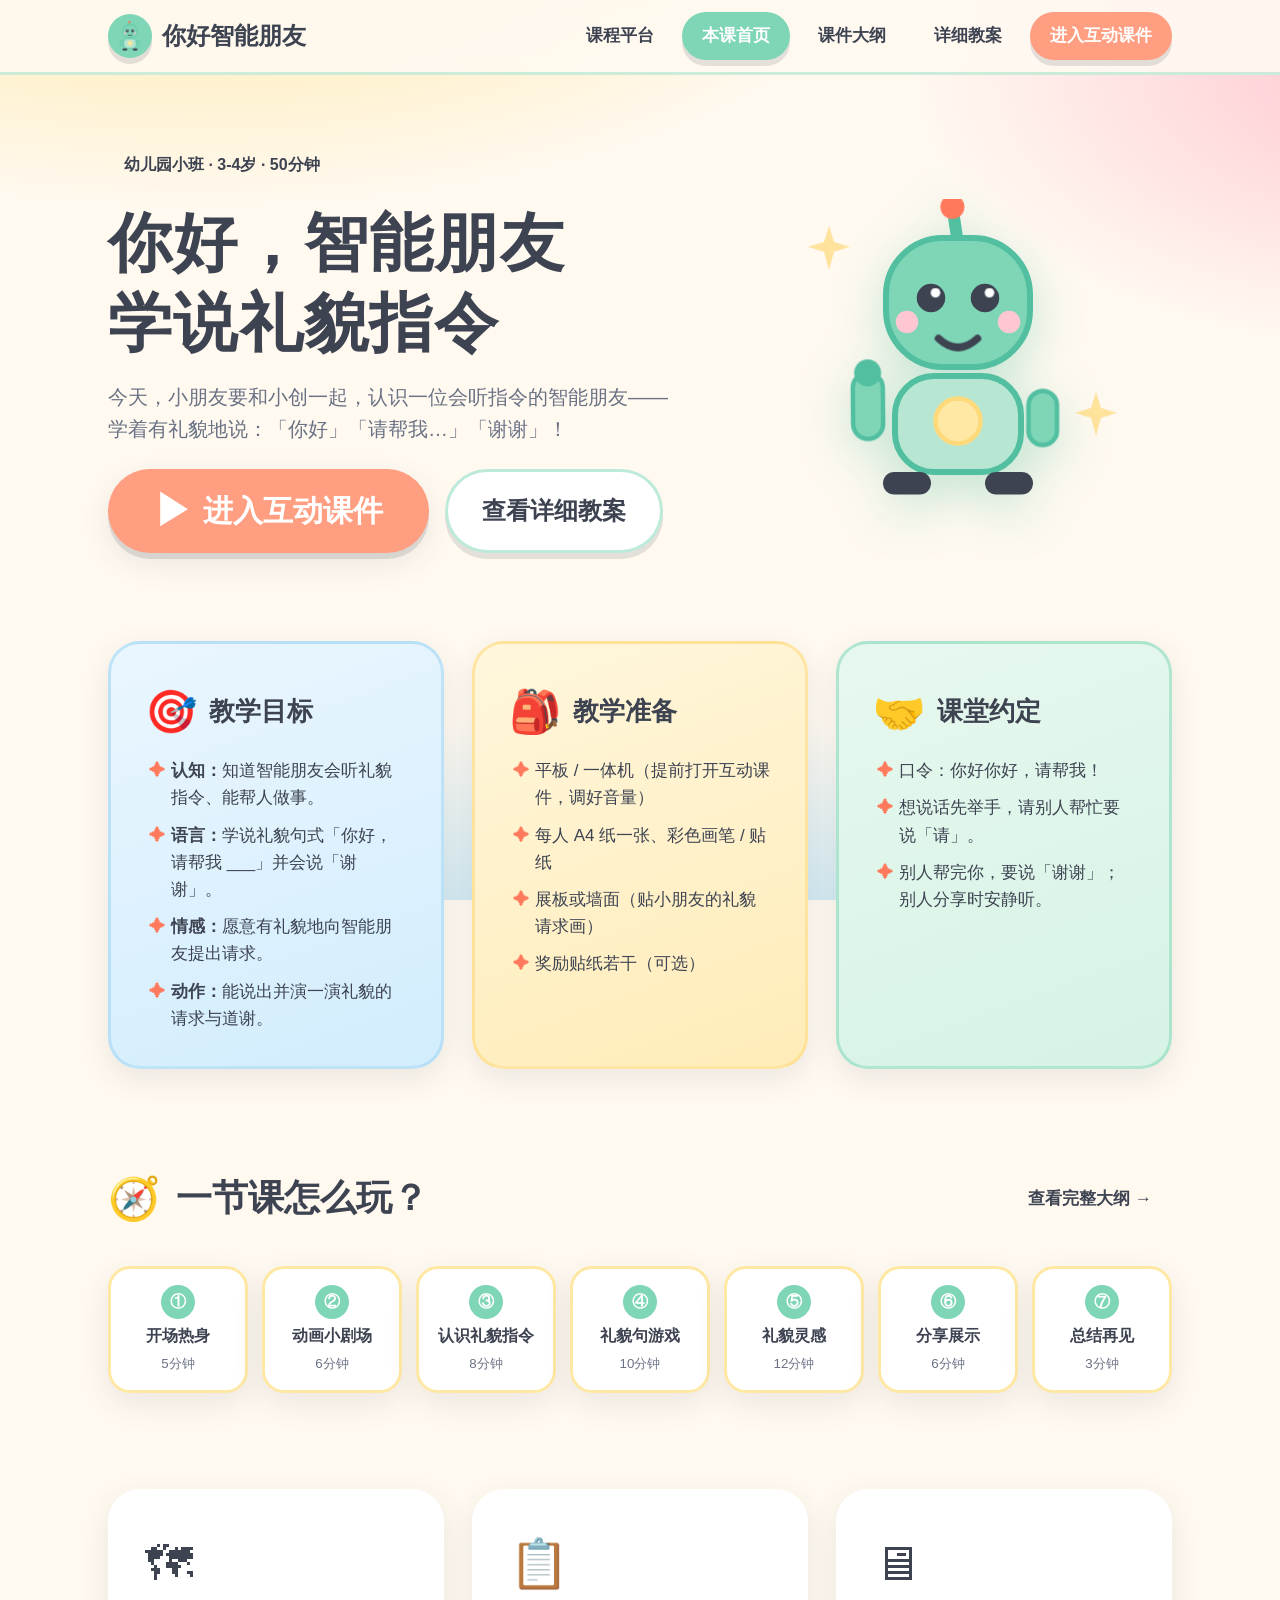
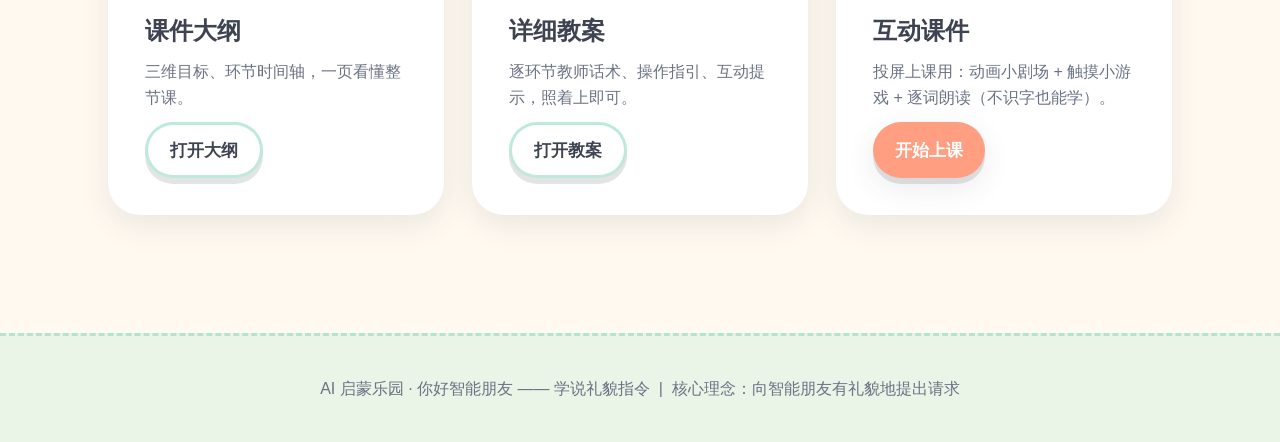
<file: courses/nihaozhinengpengyou/index.html>
<!DOCTYPE html>
<html lang="zh-CN">
<head>
<meta charset="UTF-8">
<meta name="viewport" content="width=device-width, initial-scale=1.0, maximum-scale=1.0, user-scalable=no, viewport-fit=cover">
<title>你好智能朋友 · 课程详情</title>
<link rel="stylesheet" href="../../css/base.css">
<link rel="stylesheet" href="../../css/course.css">
</head>
<body>

<header class="site-nav">
  <div class="nav-inner">
    <a class="brand" href="../../index.html" aria-label="AI启蒙乐园首页">
      <span class="brand-logo">
        <svg width="30" height="30" viewBox="0 0 200 200" aria-hidden="true">
          <use href="../../svg/xiaochuang.svg#xc-happy"></use>
        </svg>
      </span>
      <span>你好智能朋友</span>
    </a>
    <nav class="nav-links">
      <a class="nav-link" href="../../index.html">课程平台</a>
      <a class="nav-link is-active" href="index.html">本课首页</a>
      <a class="nav-link" href="outline.html">课件大纲</a>
      <a class="nav-link" href="lesson.html">详细教案</a>
      <a class="nav-link nav-cta" href="classroom.html">进入互动课件</a>
    </nav>
  </div>
</header>

<main>
  <section class="course-hero">
    <div class="page-shell course-hero-inner">
      <div class="course-hero-copy">
        <span class="badge badge--sky">幼儿园小班 · 3-4岁 · 50分钟</span>
        <h1 class="hero-title">你好，智能朋友<br>学说礼貌指令</h1>
        <p class="lead">今天，小朋友要和小创一起，认识一位会听指令的智能朋友——学着有礼貌地说：「你好」「请帮我…」「谢谢」！</p>
        <div class="hero-actions">
          <a class="btn btn--coral btn--lg" href="classroom.html"><span class="btn-icon">▶</span> 进入互动课件</a>
          <a class="btn btn--ghost" href="lesson.html">查看详细教案</a>
        </div>
      </div>
      <div class="course-hero-mascot" aria-hidden="true">
        <svg class="mascot-robot" viewBox="0 0 200 200">
          <use href="../../svg/xiaochuang.svg#xc-waving"></use>
        </svg>
        <svg class="deco deco--star1" viewBox="0 0 40 40"><use href="../../svg/xiaochuang.svg#star-spark"></use></svg>
        <svg class="deco deco--star2" viewBox="0 0 40 40"><use href="../../svg/xiaochuang.svg#star-spark"></use></svg>
      </div>
    </div>
  </section>

  <section class="section--tight">
    <div class="page-shell">
      <div class="info-grid">
        <div class="card card--tint-sky">
          <div class="info-head"><span class="sec-emoji">🎯</span><h2 class="sec-title">教学目标</h2></div>
          <ul class="info-list">
            <li><strong>认知：</strong>知道智能朋友会听礼貌指令、能帮人做事。</li>
            <li><strong>语言：</strong>学说礼貌句式「你好，请帮我 ___」并会说「谢谢」。</li>
            <li><strong>情感：</strong>愿意有礼貌地向智能朋友提出请求。</li>
            <li><strong>动作：</strong>能说出并演一演礼貌的请求与道谢。</li>
          </ul>
        </div>
        <div class="card card--tint-butter">
          <div class="info-head"><span class="sec-emoji">🎒</span><h2 class="sec-title">教学准备</h2></div>
          <ul class="info-list">
            <li>平板 / 一体机（提前打开互动课件，调好音量）</li>
            <li>每人 A4 纸一张、彩色画笔 / 贴纸</li>
            <li>展板或墙面（贴小朋友的礼貌请求画）</li>
            <li>奖励贴纸若干（可选）</li>
          </ul>
        </div>
        <div class="card card--tint-mint">
          <div class="info-head"><span class="sec-emoji">🤝</span><h2 class="sec-title">课堂约定</h2></div>
          <ul class="info-list">
            <li>口令：你好你好，请帮我！</li>
            <li>想说话先举手，请别人帮忙要说「请」。</li>
            <li>别人帮完你，要说「谢谢」；别人分享时安静听。</li>
          </ul>
        </div>
      </div>
    </div>
  </section>

  <section class="section--tight">
    <div class="page-shell">
      <div class="sec-head">
        <span class="sec-emoji">🧭</span>
        <h2 class="sec-title">一节课怎么玩？</h2>
        <a class="nav-link" href="outline.html">查看完整大纲 →</a>
      </div>
      <div class="step-strip">
        <div class="step-chip"><b>①</b><span>开场热身</span><small>5分钟</small></div>
        <div class="step-chip"><b>②</b><span>动画小剧场</span><small>6分钟</small></div>
        <div class="step-chip"><b>③</b><span>认识礼貌指令</span><small>8分钟</small></div>
        <div class="step-chip"><b>④</b><span>礼貌句游戏</span><small>10分钟</small></div>
        <div class="step-chip"><b>⑤</b><span>礼貌灵感</span><small>12分钟</small></div>
        <div class="step-chip"><b>⑥</b><span>分享展示</span><small>6分钟</small></div>
        <div class="step-chip"><b>⑦</b><span>总结再见</span><small>3分钟</small></div>
      </div>
    </div>
  </section>

  <section class="section--tight">
    <div class="page-shell">
      <div class="entry-grid">
        <a class="card entry-card" href="outline.html">
          <div class="entry-icon">🗺</div>
          <h3 class="card-title">课件大纲</h3>
          <p>三维目标、环节时间轴，一页看懂整节课。</p>
          <span class="btn btn--sm btn--ghost">打开大纲</span>
        </a>
        <a class="card entry-card" href="lesson.html">
          <div class="entry-icon">📋</div>
          <h3 class="card-title">详细教案</h3>
          <p>逐环节教师话术、操作指引、互动提示，照着上即可。</p>
          <span class="btn btn--sm btn--ghost">打开教案</span>
        </a>
        <a class="card entry-card" href="classroom.html">
          <div class="entry-icon">🖥</div>
          <h3 class="card-title">互动课件</h3>
          <p>投屏上课用：动画小剧场 + 触摸小游戏 + 逐词朗读（不识字也能学）。</p>
          <span class="btn btn--sm btn--coral">开始上课</span>
        </a>
      </div>
    </div>
  </section>

</main>

<footer class="site-footer">
  <div class="footer-inner">
    <p>AI 启蒙乐园 · 你好智能朋友 —— 学说礼貌指令 &nbsp;|&nbsp; 核心理念：向智能朋友有礼貌地提出请求</p>
  </div>
</footer>

<script src="../../js/common.js"></script>
</body>
</html>
</file>
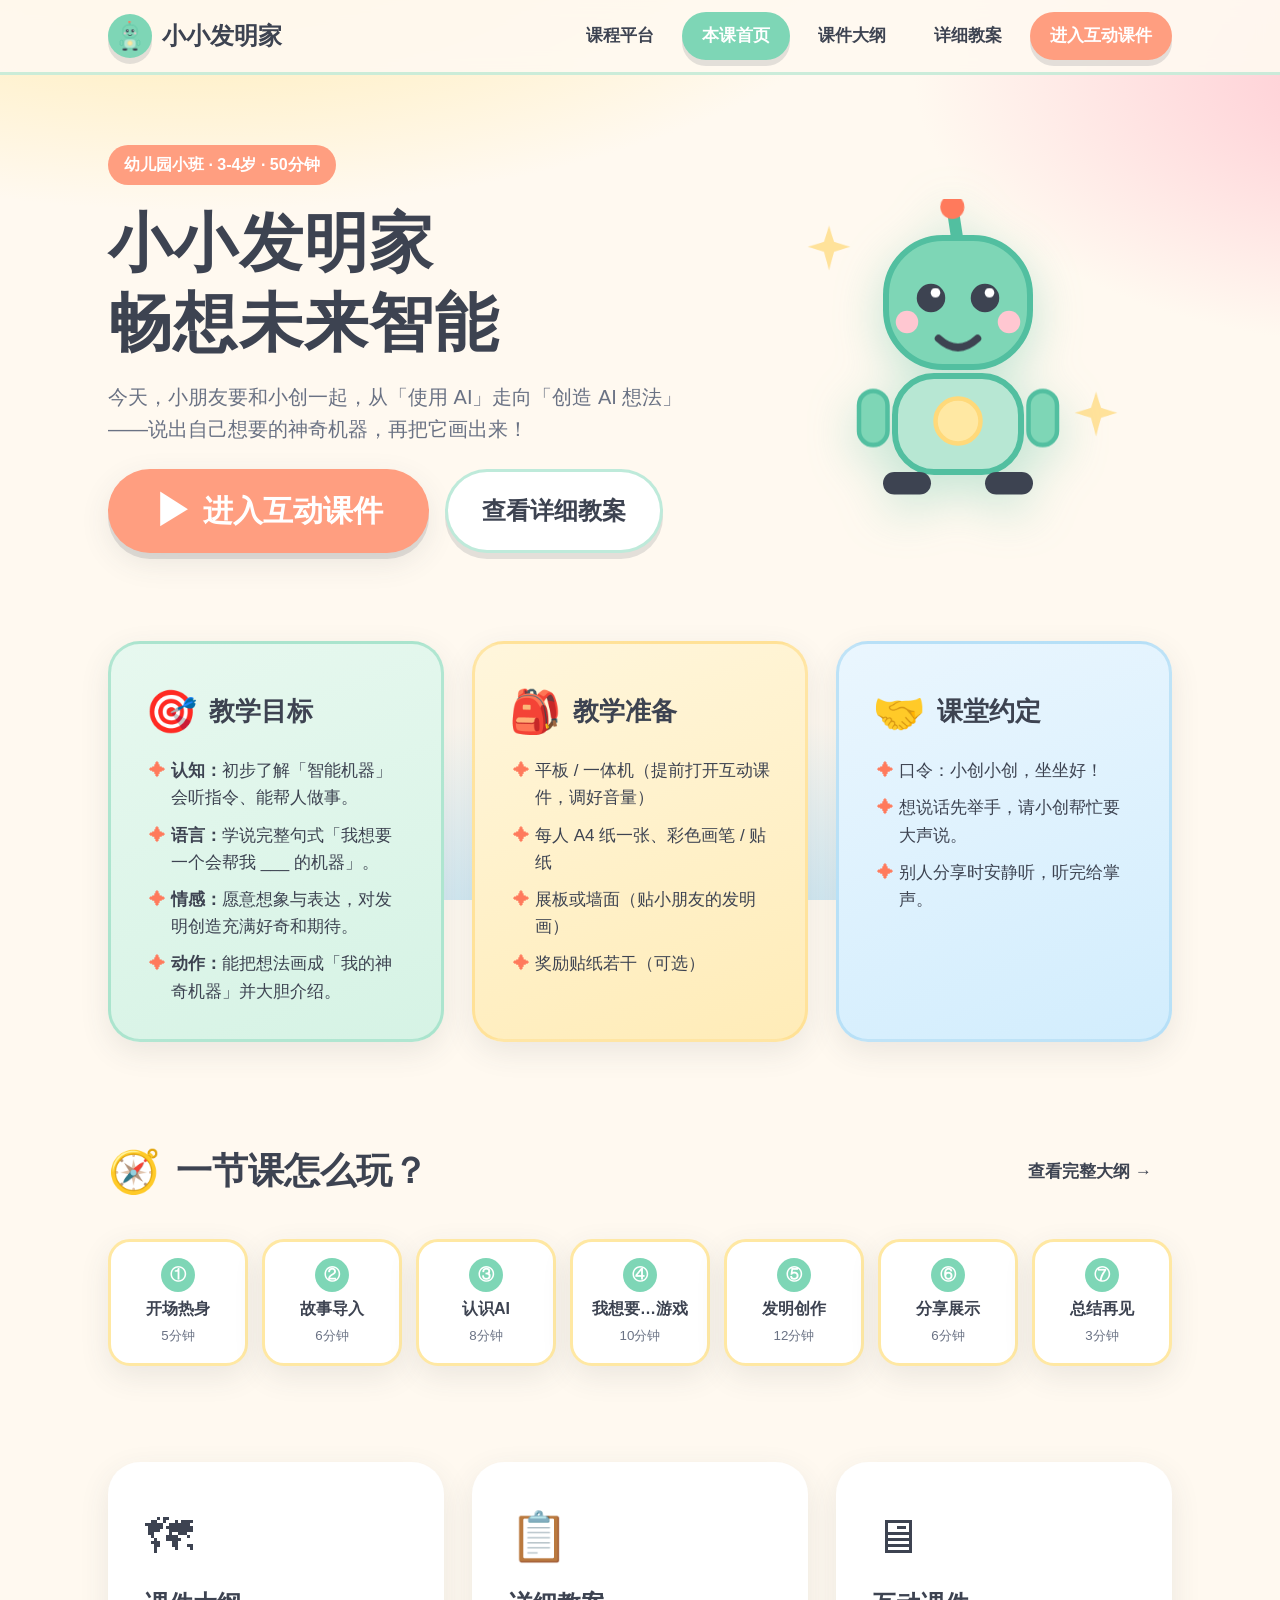
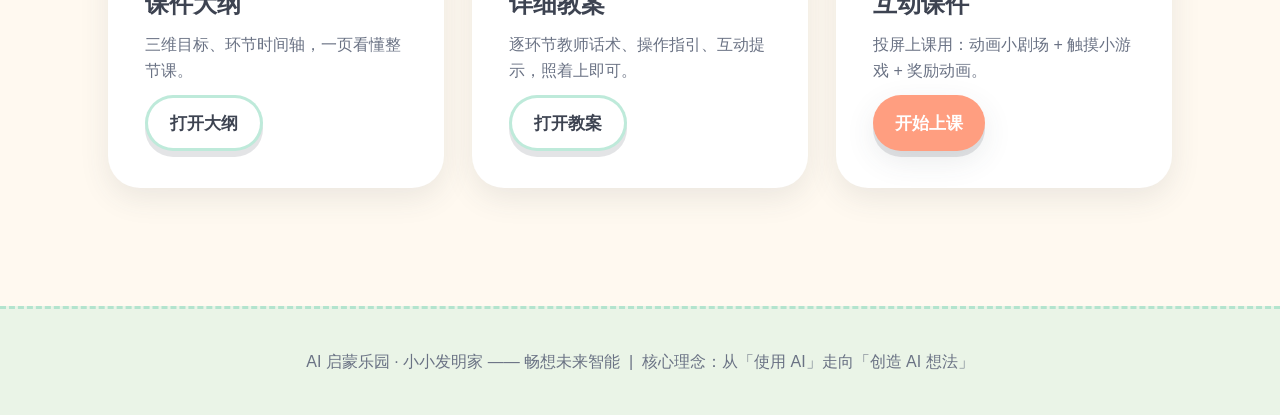
<file: courses/xiaoxiaofamingjia/index.html>
<!DOCTYPE html>
<html lang="zh-CN">
<head>
<meta charset="UTF-8">
<meta name="viewport" content="width=device-width, initial-scale=1.0, maximum-scale=1.0, user-scalable=no, viewport-fit=cover">
<title>小小发明家——畅想未来智能 · 课程详情</title>
<link rel="stylesheet" href="../../css/base.css">
<link rel="stylesheet" href="../../css/course.css">
</head>
<body>

<header class="site-nav">
  <div class="nav-inner">
    <a class="brand" href="../../index.html" aria-label="AI启蒙乐园首页">
      <span class="brand-logo">
        <svg width="30" height="30" viewBox="0 0 200 200" aria-hidden="true">
          <use href="../../svg/xiaochuang.svg#xc-happy"></use>
        </svg>
      </span>
      <span>小小发明家</span>
    </a>
    <nav class="nav-links">
      <a class="nav-link" href="../../index.html">课程平台</a>
      <a class="nav-link is-active" href="index.html">本课首页</a>
      <a class="nav-link" href="outline.html">课件大纲</a>
      <a class="nav-link" href="lesson.html">详细教案</a>
      <a class="nav-link nav-cta" href="classroom.html">进入互动课件</a>
    </nav>
  </div>
</header>

<main>
  <!-- ================= 课程 Hero ================= -->
  <section class="course-hero">
    <div class="page-shell course-hero-inner">
      <div class="course-hero-copy">
        <span class="badge badge--coral">幼儿园小班 · 3-4岁 · 50分钟</span>
        <h1 class="hero-title">小小发明家<br>畅想未来智能</h1>
        <p class="lead">今天，小朋友要和小创一起，从「使用 AI」走向「创造 AI 想法」——说出自己想要的神奇机器，再把它画出来！</p>
        <div class="hero-actions">
          <a class="btn btn--coral btn--lg" href="classroom.html"><span class="btn-icon">▶</span> 进入互动课件</a>
          <a class="btn btn--ghost" href="lesson.html">查看详细教案</a>
        </div>
      </div>
      <div class="course-hero-mascot" aria-hidden="true">
        <svg class="mascot-robot" viewBox="0 0 200 200">
          <use href="../../svg/xiaochuang.svg#xc-happy"></use>
        </svg>
        <svg class="deco deco--star1" viewBox="0 0 40 40"><use href="../../svg/xiaochuang.svg#star-spark"></use></svg>
        <svg class="deco deco--star2" viewBox="0 0 40 40"><use href="../../svg/xiaochuang.svg#star-spark"></use></svg>
      </div>
    </div>
  </section>

  <!-- ================= 信息卡 ================= -->
  <section class="section--tight">
    <div class="page-shell">
      <div class="info-grid">
        <div class="card card--tint-mint">
          <div class="info-head"><span class="sec-emoji">🎯</span><h2 class="sec-title">教学目标</h2></div>
          <ul class="info-list">
            <li><strong>认知：</strong>初步了解「智能机器」会听指令、能帮人做事。</li>
            <li><strong>语言：</strong>学说完整句式「我想要一个会帮我 ___ 的机器」。</li>
            <li><strong>情感：</strong>愿意想象与表达，对发明创造充满好奇和期待。</li>
            <li><strong>动作：</strong>能把想法画成「我的神奇机器」并大胆介绍。</li>
          </ul>
        </div>
        <div class="card card--tint-butter">
          <div class="info-head"><span class="sec-emoji">🎒</span><h2 class="sec-title">教学准备</h2></div>
          <ul class="info-list">
            <li>平板 / 一体机（提前打开互动课件，调好音量）</li>
            <li>每人 A4 纸一张、彩色画笔 / 贴纸</li>
            <li>展板或墙面（贴小朋友的发明画）</li>
            <li>奖励贴纸若干（可选）</li>
          </ul>
        </div>
        <div class="card card--tint-sky">
          <div class="info-head"><span class="sec-emoji">🤝</span><h2 class="sec-title">课堂约定</h2></div>
          <ul class="info-list">
            <li>口令：小创小创，坐坐好！</li>
            <li>想说话先举手，请小创帮忙要大声说。</li>
            <li>别人分享时安静听，听完给掌声。</li>
          </ul>
        </div>
      </div>
    </div>
  </section>

  <!-- ================= 环节速览 ================= -->
  <section class="section--tight">
    <div class="page-shell">
      <div class="sec-head">
        <span class="sec-emoji">🧭</span>
        <h2 class="sec-title">一节课怎么玩？</h2>
        <a class="nav-link" href="outline.html">查看完整大纲 →</a>
      </div>
      <div class="step-strip">
        <div class="step-chip"><b>①</b><span>开场热身</span><small>5分钟</small></div>
        <div class="step-chip"><b>②</b><span>故事导入</span><small>6分钟</small></div>
        <div class="step-chip"><b>③</b><span>认识AI</span><small>8分钟</small></div>
        <div class="step-chip"><b>④</b><span>我想要…游戏</span><small>10分钟</small></div>
        <div class="step-chip"><b>⑤</b><span>发明创作</span><small>12分钟</small></div>
        <div class="step-chip"><b>⑥</b><span>分享展示</span><small>6分钟</small></div>
        <div class="step-chip"><b>⑦</b><span>总结再见</span><small>3分钟</small></div>
      </div>
    </div>
  </section>

  <!-- ================= 三入口 ================= -->
  <section class="section--tight">
    <div class="page-shell">
      <div class="entry-grid">
        <a class="card entry-card" href="outline.html">
          <div class="entry-icon">🗺</div>
          <h3 class="card-title">课件大纲</h3>
          <p>三维目标、环节时间轴，一页看懂整节课。</p>
          <span class="btn btn--sm btn--ghost">打开大纲</span>
        </a>
        <a class="card entry-card" href="lesson.html">
          <div class="entry-icon">📋</div>
          <h3 class="card-title">详细教案</h3>
          <p>逐环节教师话术、操作指引、互动提示，照着上即可。</p>
          <span class="btn btn--sm btn--ghost">打开教案</span>
        </a>
        <a class="card entry-card" href="classroom.html">
          <div class="entry-icon">🖥</div>
          <h3 class="card-title">互动课件</h3>
          <p>投屏上课用：动画小剧场 + 触摸小游戏 + 奖励动画。</p>
          <span class="btn btn--sm btn--coral">开始上课</span>
        </a>
      </div>
    </div>
  </section>

</main>

<footer class="site-footer">
  <div class="footer-inner">
    <p>AI 启蒙乐园 · 小小发明家 —— 畅想未来智能 &nbsp;|&nbsp; 核心理念：从「使用 AI」走向「创造 AI 想法」</p>
  </div>
</footer>

<script src="../../js/common.js"></script>
</body>
</html>
</file>
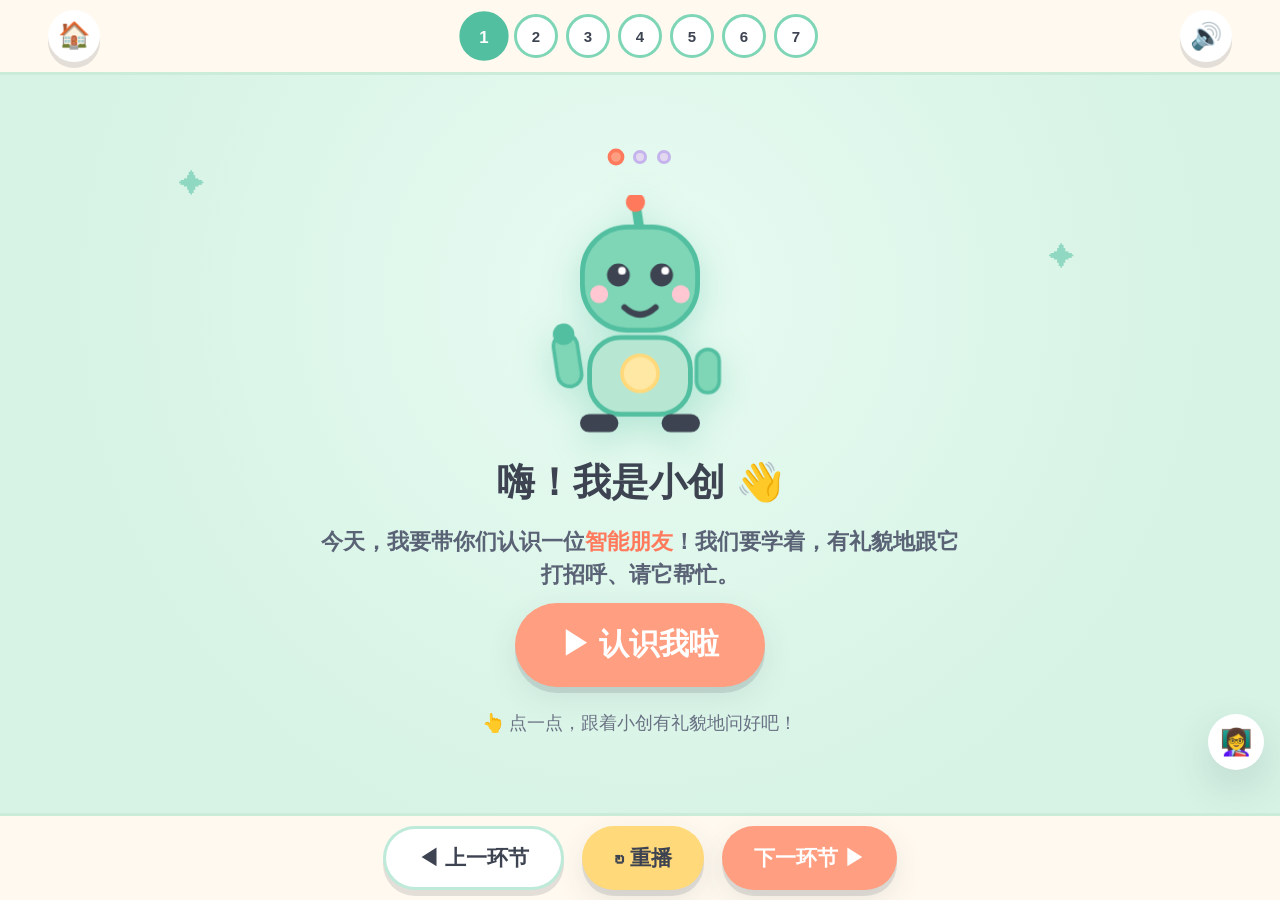
<file: courses/nihaozhinengpengyou/classroom.html>
<!DOCTYPE html>
<html lang="zh-CN">
<head>
<meta charset="UTF-8">
<meta name="viewport" content="width=device-width, initial-scale=1.0, maximum-scale=1.0, user-scalable=no, viewport-fit=cover">
<title>你好智能朋友 · 互动课件</title>
<link rel="stylesheet" href="../../css/base.css?v=36">
<link rel="stylesheet" href="../../css/classroom.css?v=36">
<style>
  /* —— 第二节专属：礼貌指令卡 / 动画小剧场 —— */
  .polite-pick{display:flex;gap:clamp(10px,2.2vw,18px);flex-wrap:wrap;justify-content:center;width:100%;max-width:680px;margin:8px auto 0;}
  .polite-card{min-width:160px;padding:22px 18px;border-radius:22px;border:3px solid var(--mint-deep);background:#fff;box-shadow:0 6px 14px rgba(26,58,92,.10);font-size:clamp(19px,3vw,26px);font-weight:800;color:var(--ink);transition:transform .15s;}
  .polite-card:active{transform:scale(.94);}
  .polite-card.is-picked{background:var(--mint);border-color:var(--mint-deep);}
  .polite-card .pw-icon{font-size:1.4em;margin-right:6px;}
  .polite-result{margin-top:16px;font-size:clamp(22px,3.4vw,32px);font-weight:800;color:var(--coral-deep);text-align:center;}
  .stage-dot{width:12px;height:12px;border-radius:50%;background:#fff;border:2px solid var(--mint-deep);display:inline-block;transition:all .3s;}
  .stage-dot.is-cur{background:var(--coral);border-color:var(--coral-deep);transform:scale(1.3);}
  .theater{padding:14px;border-radius:26px;background:#E9F5EF;box-shadow:inset 0 0 0 3px #CBE9DC;max-width:560px;width:100%;}
  .polite-grade{margin-top:16px;}
</style>
</head>
<body class="cc-body">

<!-- ============ 顶部条：返回 / 进度 / 音效 ============ -->
<header class="cc-topbar">
  <a class="cc-iconbtn" href="index.html" aria-label="返回课程首页" title="返回课程首页">🏠</a>
  <div class="cc-progress" id="ccProgress" role="tablist" aria-label="环节切换"></div>
  <button class="cc-iconbtn" id="ccSound" aria-label="音效开关" title="音效开关">🔊</button>
</header>

<main class="cc-stage" id="ccStage">

  <!-- ── 场景 1 · 开场热身 ── -->
  <section class="scene is-active" data-scene="1" id="scene-1" aria-label="开场热身">
    <div class="bg-stars" aria-hidden="true"></div>
    <div class="scene-inner scene-1">
      <div class="step-dots" id="s1-steps" aria-hidden="true">
        <span class="step-dot is-cur"></span><span class="step-dot"></span><span class="step-dot"></span>
      </div>
      <div class="intro-step" id="s1-step1">
        <div class="robot-wrap robot-wrap--lg">
          <svg viewBox="0 0 200 200" width="100%" height="100%"><use href="../../svg/xiaochuang.svg#xc-waving"></use></svg>
        </div>
        <h2 class="intro-title">嗨！我是小创 👋</h2>
        <p class="intro-text">今天，我要带你们认识一位<strong>智能朋友</strong>！我们要学着，有礼貌地跟它打招呼、请它帮忙。</p>
        <button class="btn btn--coral btn--lg" id="s1-go1">▶ 认识我啦</button>
      </div>
      <div class="intro-step is-hidden" id="s1-step2">
        <div class="topic-card">
          <p class="topic-main">🤝 你好，智能朋友</p>
          <p class="topic-sub">学说礼貌指令</p>
        </div>
        <h2 class="intro-title">今天我们要学…</h2>
        <p class="intro-text">小创说：请别人帮忙要<strong>有礼貌</strong>！我们先说「你好」，再说「请帮我…」，最后说「谢谢」。</p>
        <button class="btn btn--coral btn--lg" id="s1-go2">▶ 我知道啦</button>
      </div>
      <div class="intro-step is-hidden" id="s1-step3">
        <h2 class="intro-title">🙋 热身小游戏 · 你好你好</h2>
        <p class="intro-text">点到谁，就大声对它说「你好」！</p>
        <div class="wish-pick" id="s1-wishes">
          <button class="wish-pick-btn speak" data-wish="你好，小创">🤖 你好，小创</button>
          <button class="wish-pick-btn speak" data-wish="你好，小兔子">🐰 你好，小兔子</button>
          <button class="wish-pick-btn speak" data-wish="你好，小花小草">🌸 你好，小花小草</button>
        </div>
        <div class="praise is-hidden" id="s1-praise">真棒！我们都是懂礼貌的好朋友！</div>
      </div>
      <p class="scene-hint">👆 点一点，跟着小创有礼貌地问好吧！</p>
    </div>
  </section>

  <!-- ── 场景 2 · 动画小剧场《圆圆学礼貌》 ── -->
  <section class="scene" data-scene="2" id="scene-2" aria-label="动画小剧场">
    <div class="scene-inner scene-2">
      <h2 class="scene-title">🎭 动画小剧场 · 圆圆学礼貌</h2>
      <div class="stage-dots" id="s2-dots" style="display:flex;gap:8px;justify-content:center;margin-bottom:12px" aria-hidden="true">
        <span class="stage-dot is-cur"></span><span class="stage-dot"></span><span class="stage-dot"></span><span class="stage-dot"></span>
      </div>
      <div class="stage-wrap" style="display:flex;justify-content:center">
        <div class="theater" id="s2-stage">
          <!-- 4 幕由 scene-2.js 填充内联 SVG -->
        </div>
      </div>
      <button class="btn btn--coral btn--lg" id="s2-next">▶ 看下一幕</button>
      <p class="scene-hint">👆 每幕看完，点「看下一幕」，帮圆圆想想怎么说得更有礼貌！</p>
    </div>
  </section>

  <!-- ── 场景 3 · 认识礼貌指令 ── -->
  <section class="scene" data-scene="3" id="scene-3" aria-label="认识礼貌指令">
    <div class="scene-inner scene-3">
      <h2 class="scene-title">👋 认识礼貌指令 · 请帮我…</h2>
      <p class="scene-hint">点一点指令卡，小创就会去做，还会给你小星星！</p>
      <div class="polite-pick" id="s3-cards">
        <button class="polite-card speak" data-w="你好">🙋 你好</button>
        <button class="polite-card speak" data-w="请帮我拿玩具">🧸 请帮我拿玩具</button>
        <button class="polite-card speak" data-w="请帮我浇花">🌸 请帮我浇花</button>
        <button class="polite-card speak" data-w="谢谢">🌟 谢谢</button>
      </div>
      <div class="polite-result" id="s3-result"></div>
      <div class="stars" id="s3-stars" style="margin-top:10px"><span class="star">☆</span><span class="star">☆</span><span class="star">☆</span></div>
      <div class="robot-wrap robot-wrap--sm" style="margin-top:12px">
        <svg viewBox="0 0 200 200" width="100%" height="100%"><use href="../../svg/xiaochuang.svg#xc-clap"></use></svg>
      </div>
    </div>
  </section>

  <!-- ── 场景 4 · 「请帮我…」礼貌句游戏 ── -->
  <section class="scene" data-scene="4" id="scene-4" aria-label="礼貌句游戏">
    <div class="scene-inner scene-4">
      <div class="round-badge" id="s4-rounds">第 1 轮</div>
      <div class="stars" id="s4-stars"><span class="star">☆</span><span class="star">☆</span><span class="star">☆</span></div>
      <div class="wish-frame">
        <p class="wish-text">你好，请帮我 <span class="wish-blank" id="s4-blank">____</span> ，谢谢！</p>
      </div>
      <div class="word-cards" id="s4-cards"></div>
      <div class="polite-grade" id="s4-grade"></div>
      <div class="wish-actions">
        <button class="btn btn--ghost btn--sm" id="s4-reset">🔄 再来一轮</button>
      </div>
      <div class="robot-wrap robot-wrap--sm">
        <svg viewBox="0 0 200 200" width="100%" height="100%"><use href="../../svg/xiaochuang.svg#xc-curious"></use></svg>
      </div>
    </div>
  </section>

  <!-- ── 场景 5 · 礼貌灵感墙 ── -->
  <section class="scene" data-scene="5" id="scene-5" aria-label="礼貌灵感">
    <div class="scene-inner scene-5">
      <h2 class="scene-title">🎁 聪明百宝箱 · 想请智能朋友帮什么？</h2>
      <p class="scene-hint">👆 翻开宝箱卡片，看看你可以有礼貌地请它做什么</p>
      <div class="treasure-box" id="s5-box" aria-label="聪明百宝箱"></div>
      <div class="idea-card" id="s5-idea">请帮我拿球</div>
      <div class="invent-name">
        <input class="name-input name-input--sm" id="s5-name" type="text" maxlength="6" placeholder="这个忙叫…" aria-label="请求名字">
        <button class="btn btn--coral" id="s5-save">📌 贴上礼貌墙</button>
      </div>
      <div class="invent-wall" id="s5-wall"></div>
      <div class="robot-wrap robot-wrap--sm robot-wrap--corner">
        <svg viewBox="0 0 200 200" width="100%" height="100%"><use href="../../svg/xiaochuang.svg#xc-waving"></use></svg>
      </div>
    </div>
  </section>

  <!-- ── 场景 6 · 分享展示·礼貌勋章 ── -->
  <section class="scene" data-scene="6" id="scene-6" aria-label="分享展示">
    <div class="scene-inner scene-6">
      <h2 class="scene-title">🏅 礼貌勋章 · 颁奖台</h2>
      <div class="medal-stage" id="s6-stage">
        <div class="medal-rays" id="s6-rays" aria-hidden="true"></div>
        <div class="medal-medal" id="s6-medal">
          <svg viewBox="0 0 120 160" width="100%" height="100%" aria-hidden="true">
            <circle cx="60" cy="60" r="52" fill="#A3D8F4" stroke="#5AA7C9" stroke-width="6"/>
            <circle cx="60" cy="60" r="38" fill="#EAF6FF"/>
            <path d="M60 38 L65 54 L82 54 L68 65 L74 82 L60 71 L46 82 L52 65 L38 54 L55 54 Z" fill="#FFD97A"/>
            <rect x="44" y="112" width="32" height="14" rx="6" fill="#5AA7C9"/>
            <rect x="38" y="126" width="44" height="10" rx="5" fill="#A3D8F4"/>
            <rect x="32" y="136" width="56" height="10" rx="5" fill="#A3D8F4"/>
          </svg>
        </div>
        <div class="medal-name" id="s6-awardee">礼貌小达人 1 号</div>
      </div>
      <input class="name-input" id="s6-name" type="text" maxlength="8" placeholder="输入名字（可留空）" aria-label="礼貌小达人名字">
      <button class="btn btn--coral btn--lg" id="s6-award">🎖 颁发礼貌勋章</button>
      <div class="honor-wall" id="s6-wall"><span class="wall-title">礼貌荣誉墙</span></div>
    </div>
  </section>

  <!-- ── 场景 7 · 总结再见 ── -->
  <section class="scene" data-scene="7" id="scene-7" aria-label="总结再见">
    <div class="scene-inner scene-7">
      <div class="kw-carousel">
        <span class="kw-badge speak" id="s7-kw1">你好</span>
        <span class="kw-badge speak" id="s7-kw2">请帮我</span>
        <span class="kw-badge speak" id="s7-kw3">谢谢</span>
        <span class="kw-badge speak" id="s7-kw4">有礼貌</span>
      </div>
      <div class="lyric" id="s7-lyric">
        <span class="lyr speak lyr-1">说你好</span>
        <span class="lyr speak lyr-2">请帮我</span>
        <span class="lyr speak lyr-3">说谢谢</span>
        <span class="lyr speak lyr-4">我就是礼貌小达人！</span>
      </div>
      <div class="robot-wrap robot-wrap--md">
        <svg viewBox="0 0 200 200" width="100%" height="100%"><use href="../../svg/xiaochuang.svg#xc-waving"></use></svg>
      </div>
      <p class="scene-hint">👆 点一点屏幕，撒彩带说再见</p>
      <div class="confetti-layer" id="s7-confetti" aria-hidden="true"></div>
    </div>
  </section>

</main>

<!-- ============ 教师辅助条 ============ -->
<div class="cc-teacherbar" id="ccTeacher">
  <button class="teacherbar-toggle" id="teacherbarToggle" aria-label="展开教师提示">👩‍🏫</button>
  <div class="teacherbar-body" id="teacherbarBody">
    <div class="teacherbar-title" id="tbTitle">环节 1 · 开场热身</div>
    <p class="teacherbar-goal" id="tbGoal"></p>
    <p class="teacherbar-script" id="tbScript"></p>
  </div>
</div>

<!-- ============ 底部大按钮 ============ -->
<nav class="cc-controls" aria-label="课件控制">
  <button class="btn btn--ghost" id="ccPrev">◀ 上一环节</button>
  <button class="btn btn--butter" id="ccReplay">↻ 重播</button>
  <button class="btn btn--coral" id="ccNext">下一环节 ▶</button>
</nav>

<div class="cc-toast" id="ccToast" aria-hidden="true"></div>

<script src="../../js/common.js?v=36"></script>
<script src="js/classroom.js?v=36"></script>
<script src="js/scenes/scene-1.js?v=36"></script>
<script src="js/scenes/scene-2.js?v=36"></script>
<script src="js/scenes/scene-3.js?v=36"></script>
<script src="js/scenes/scene-4.js?v=36"></script>
<script src="js/scenes/scene-5.js?v=36"></script>
<script src="js/scenes/scene-6.js?v=36"></script>
<script src="js/scenes/scene-7.js?v=36"></script>
<script src="audio/manifest.js?v=36"></script>
<script>if (window.App && App.Speak && window.__COURSE_TTS) { App.Speak.setAudioMap(window.__COURSE_TTS, "audio/"); }</script>
</body>
</html>
</file>
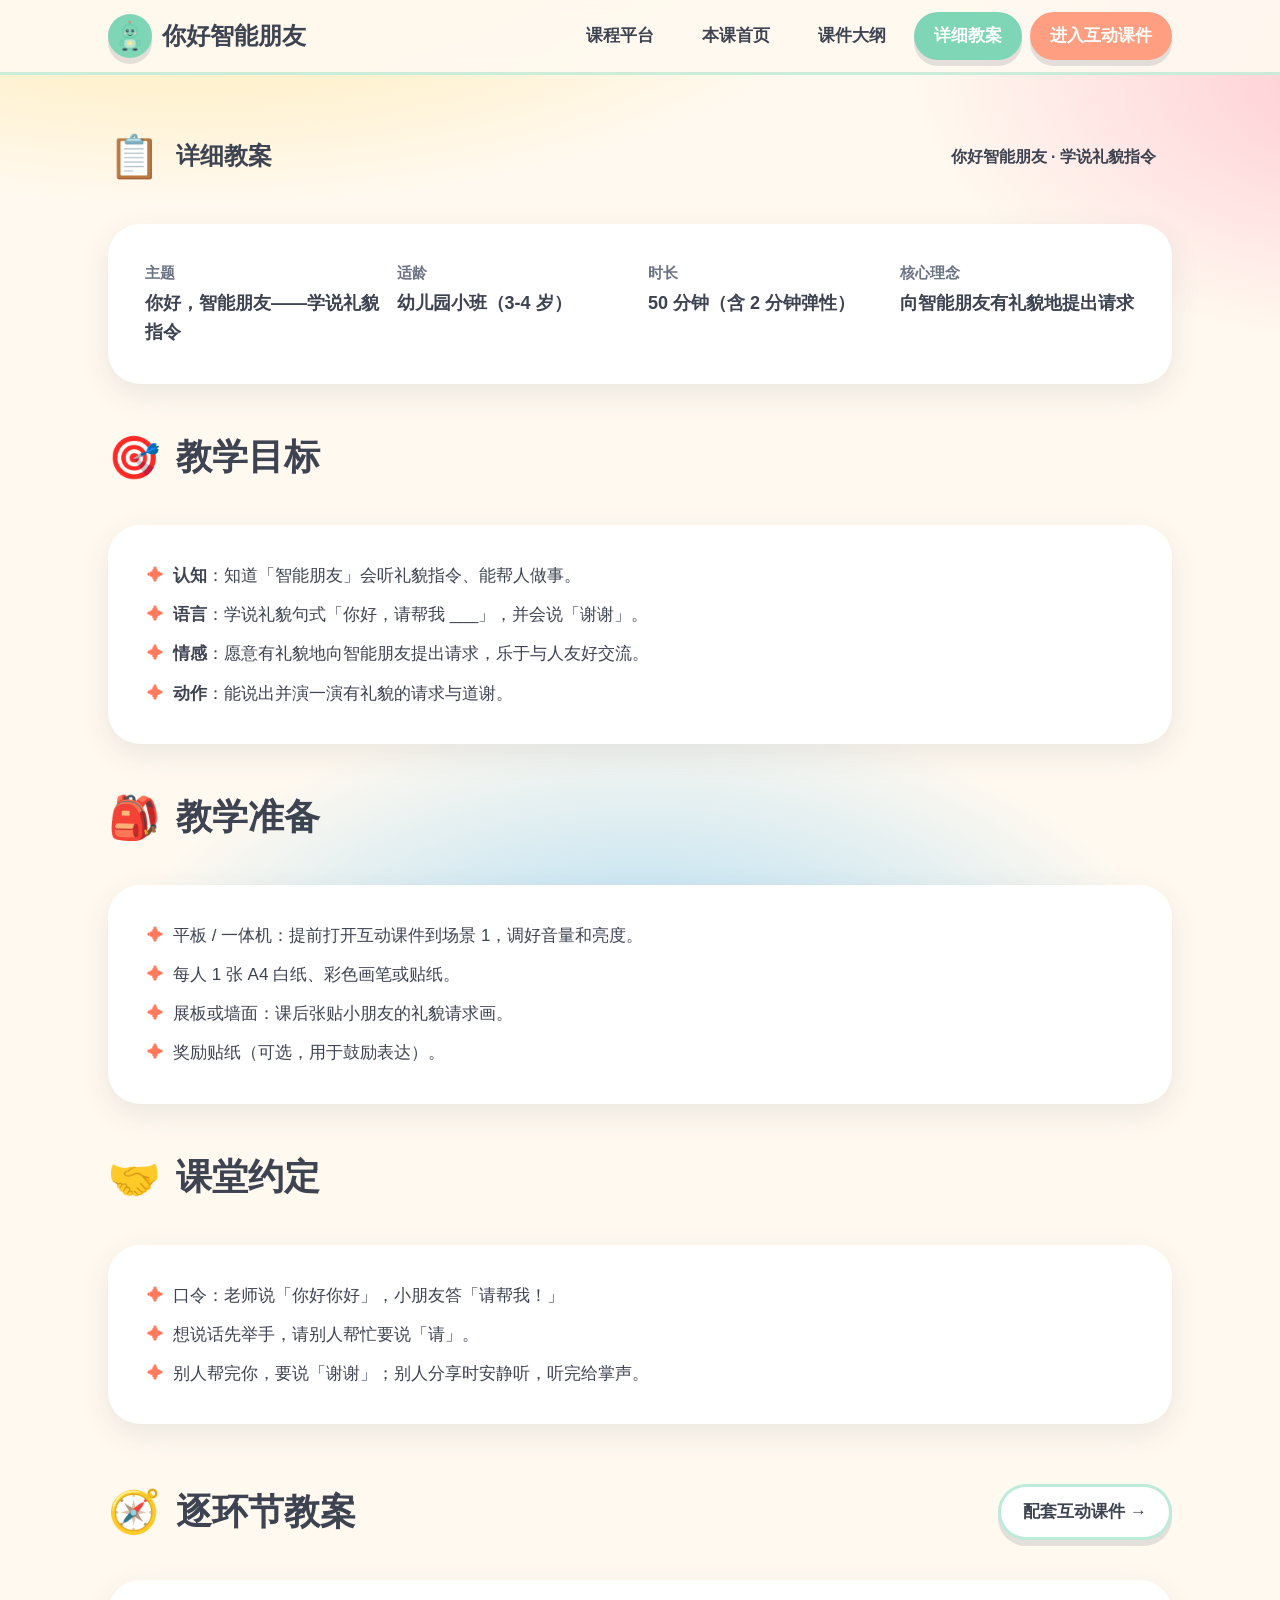
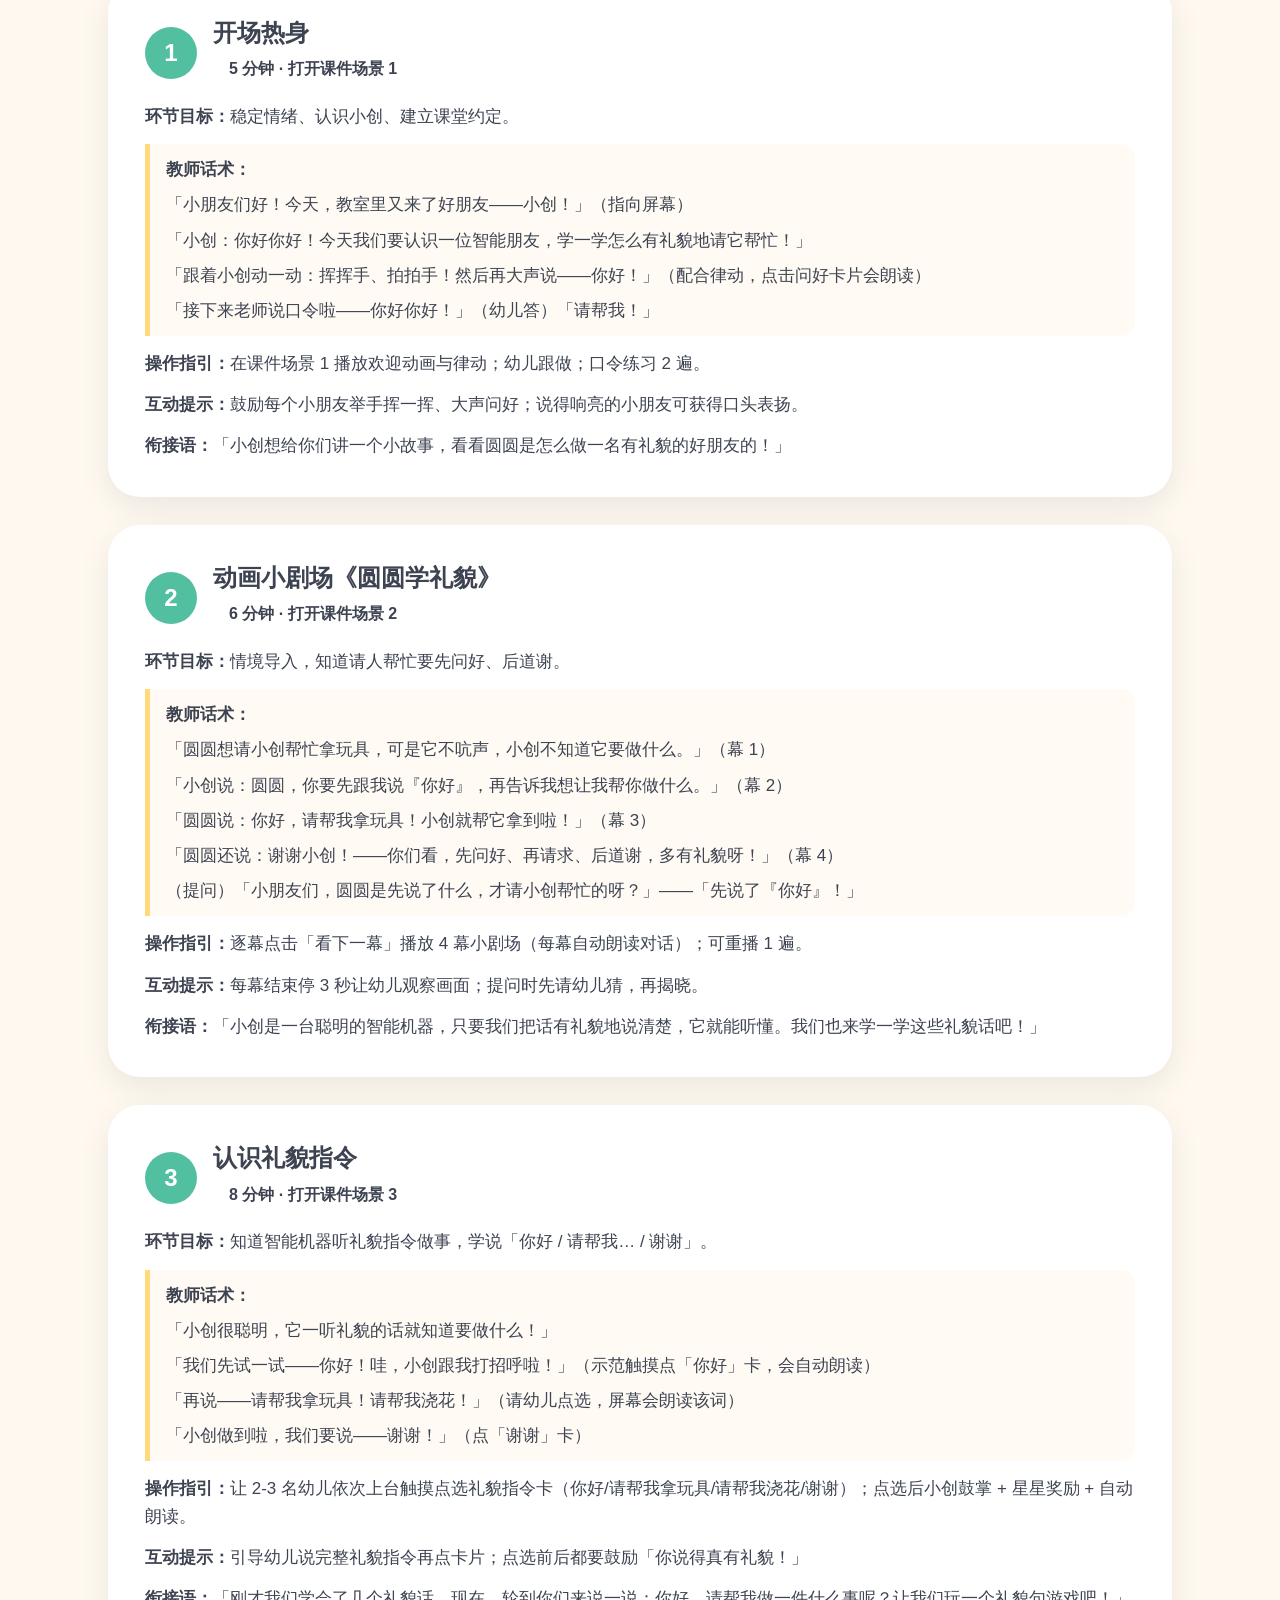
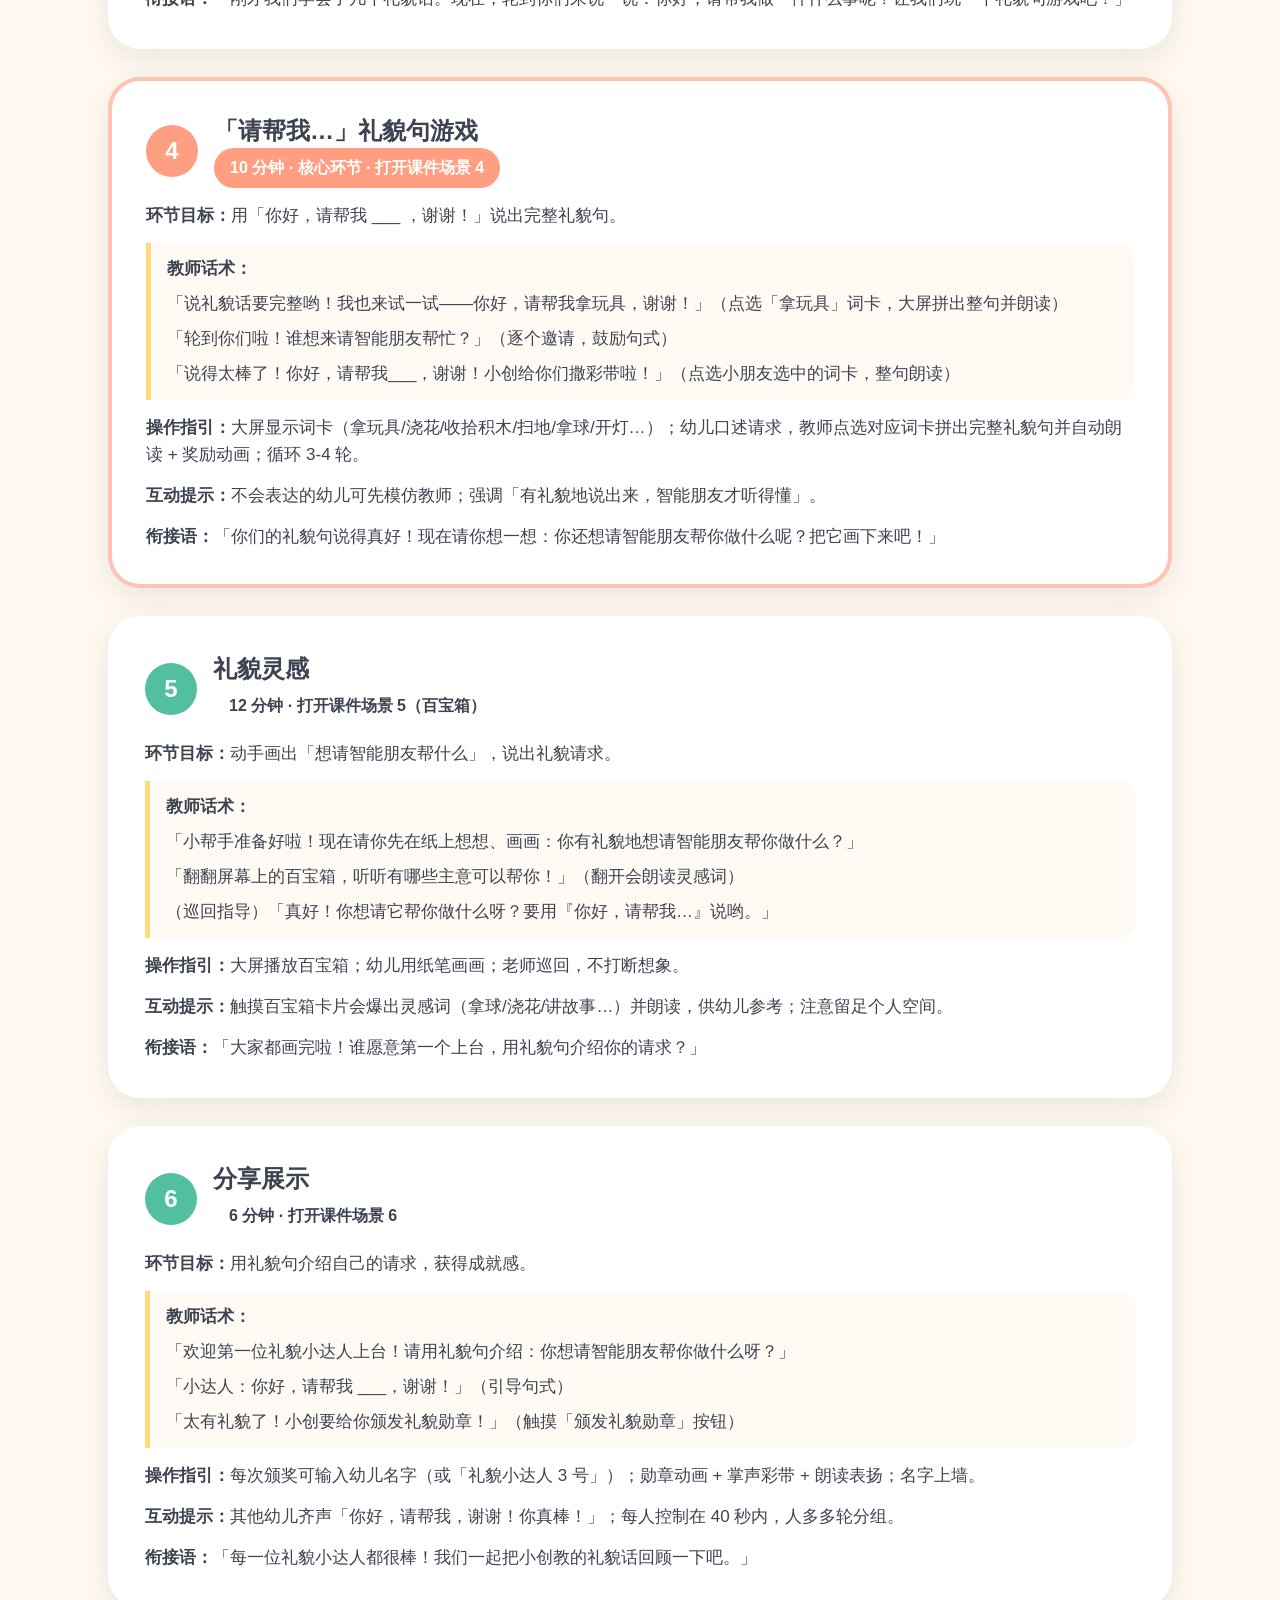
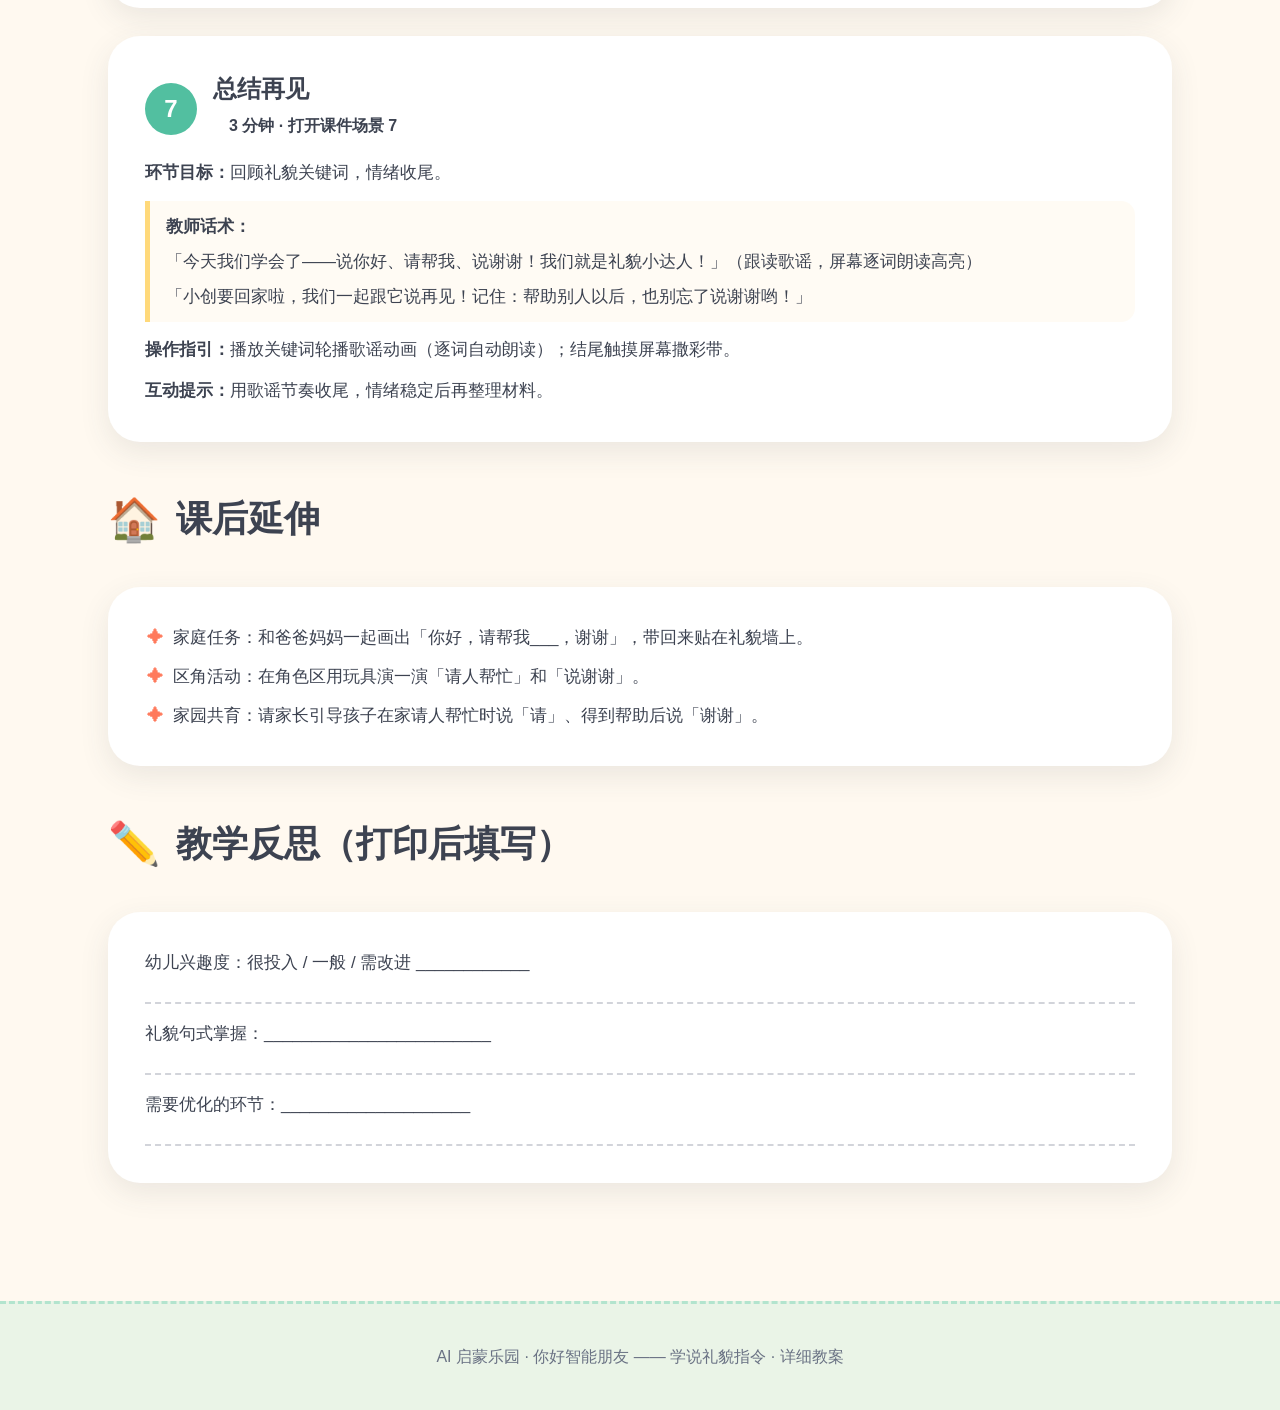
<file: courses/nihaozhinengpengyou/lesson.html>
<!DOCTYPE html>
<html lang="zh-CN">
<head>
<meta charset="UTF-8">
<meta name="viewport" content="width=device-width, initial-scale=1.0, maximum-scale=1.0, user-scalable=no, viewport-fit=cover">
<title>你好智能朋友 · 详细教案</title>
<link rel="stylesheet" href="../../css/base.css">
<link rel="stylesheet" href="../../css/course.css">
<link rel="stylesheet" href="../../css/lesson.css">
</head>
<body>

<header class="site-nav no-print">
  <div class="nav-inner">
    <a class="brand" href="../../index.html" aria-label="AI启蒙乐园首页">
      <span class="brand-logo">
        <svg width="30" height="30" viewBox="0 0 200 200" aria-hidden="true">
          <use href="../../svg/xiaochuang.svg#xc-happy"></use>
        </svg>
      </span>
      <span>你好智能朋友</span>
    </a>
    <nav class="nav-links">
      <a class="nav-link" href="../../index.html">课程平台</a>
      <a class="nav-link" href="index.html">本课首页</a>
      <a class="nav-link" href="outline.html">课件大纲</a>
      <a class="nav-link is-active" href="lesson.html">详细教案</a>
      <a class="nav-link nav-cta" href="classroom.html">进入互动课件</a>
    </nav>
  </div>
</header>

<main>
  <section class="section--tight">
    <div class="page-shell">

      <div class="sec-head">
        <span class="sec-emoji">📋</span>
        <h1 class="sec-title">详细教案</h1>
        <span class="badge badge--sky">你好智能朋友 · 学说礼貌指令</span>
      </div>

      <div class="lesson-meta card">
        <div class="meta-item"><b>主题</b><span>你好，智能朋友——学说礼貌指令</span></div>
        <div class="meta-item"><b>适龄</b><span>幼儿园小班（3-4 岁）</span></div>
        <div class="meta-item"><b>时长</b><span>50 分钟（含 2 分钟弹性）</span></div>
        <div class="meta-item"><b>核心理念</b><span>向智能朋友有礼貌地提出请求</span></div>
      </div>

      <div class="sec-head" style="margin-top:clamp(28px,4vw,40px)">
        <span class="sec-emoji">🎯</span><h2 class="sec-title">教学目标</h2>
      </div>
      <div class="card">
        <ul class="goal-list">
          <li><b>认知</b>：知道「智能朋友」会听礼貌指令、能帮人做事。</li>
          <li><b>语言</b>：学说礼貌句式「你好，请帮我 ___」，并会说「谢谢」。</li>
          <li><b>情感</b>：愿意有礼貌地向智能朋友提出请求，乐于与人友好交流。</li>
          <li><b>动作</b>：能说出并演一演有礼貌的请求与道谢。</li>
        </ul>
      </div>

      <div class="sec-head" style="margin-top:clamp(28px,4vw,40px)">
        <span class="sec-emoji">🎒</span><h2 class="sec-title">教学准备</h2>
      </div>
      <div class="card">
        <ul class="goal-list">
          <li>平板 / 一体机：提前打开互动课件到场景 1，调好音量和亮度。</li>
          <li>每人 1 张 A4 白纸、彩色画笔或贴纸。</li>
          <li>展板或墙面：课后张贴小朋友的礼貌请求画。</li>
          <li>奖励贴纸（可选，用于鼓励表达）。</li>
        </ul>
      </div>

      <div class="sec-head" style="margin-top:clamp(28px,4vw,40px)">
        <span class="sec-emoji">🤝</span><h2 class="sec-title">课堂约定</h2>
      </div>
      <div class="card">
        <ul class="goal-list">
          <li>口令：老师说「你好你好」，小朋友答「请帮我！」</li>
          <li>想说话先举手，请别人帮忙要说「请」。</li>
          <li>别人帮完你，要说「谢谢」；别人分享时安静听，听完给掌声。</li>
        </ul>
      </div>

      <div class="sec-head" style="margin-top:clamp(34px,5vw,54px)">
        <span class="sec-emoji">🧭</span><h2 class="sec-title">逐环节教案</h2>
        <a class="btn btn--sm btn--ghost" href="classroom.html">配套互动课件 →</a>
      </div>

      <article class="lesson-step card" id="step-1">
        <div class="step-head">
          <div class="step-no">1</div>
          <div>
            <h3 class="card-title">开场热身</h3>
            <span class="badge badge--sky">5 分钟 · 打开课件场景 1</span>
          </div>
        </div>
        <div class="step-sec"><b>环节目标：</b>稳定情绪、认识小创、建立课堂约定。</div>
        <div class="step-sec step-script"><b>教师话术：</b>
          <p>「小朋友们好！今天，教室里又来了好朋友——小创！」（指向屏幕）</p>
          <p>「小创：你好你好！今天我们要认识一位智能朋友，学一学怎么有礼貌地请它帮忙！」</p>
          <p>「跟着小创动一动：挥挥手、拍拍手！然后再大声说——你好！」（配合律动，点击问好卡片会朗读）</p>
          <p>「接下来老师说口令啦——你好你好！」（幼儿答）「请帮我！」</p>
        </div>
        <div class="step-sec"><b>操作指引：</b>在课件场景 1 播放欢迎动画与律动；幼儿跟做；口令练习 2 遍。</div>
        <div class="step-sec"><b>互动提示：</b>鼓励每个小朋友举手挥一挥、大声问好；说得响亮的小朋友可获得口头表扬。</div>
        <div class="step-sec"><b>衔接语：</b>「小创想给你们讲一个小故事，看看圆圆是怎么做一名有礼貌的好朋友的！」</div>
      </article>

      <article class="lesson-step card" id="step-2">
        <div class="step-head">
          <div class="step-no">2</div>
          <div>
            <h3 class="card-title">动画小剧场《圆圆学礼貌》</h3>
            <span class="badge badge--sky">6 分钟 · 打开课件场景 2</span>
          </div>
        </div>
        <div class="step-sec"><b>环节目标：</b>情境导入，知道请人帮忙要先问好、后道谢。</div>
        <div class="step-sec step-script"><b>教师话术：</b>
          <p>「圆圆想请小创帮忙拿玩具，可是它不吭声，小创不知道它要做什么。」（幕 1）</p>
          <p>「小创说：圆圆，你要先跟我说『你好』，再告诉我想让我帮你做什么。」（幕 2）</p>
          <p>「圆圆说：你好，请帮我拿玩具！小创就帮它拿到啦！」（幕 3）</p>
          <p>「圆圆还说：谢谢小创！——你们看，先问好、再请求、后道谢，多有礼貌呀！」（幕 4）</p>
          <p>（提问）「小朋友们，圆圆是先说了什么，才请小创帮忙的呀？」——「先说了『你好』！」</p>
        </div>
        <div class="step-sec"><b>操作指引：</b>逐幕点击「看下一幕」播放 4 幕小剧场（每幕自动朗读对话）；可重播 1 遍。</div>
        <div class="step-sec"><b>互动提示：</b>每幕结束停 3 秒让幼儿观察画面；提问时先请幼儿猜，再揭晓。</div>
        <div class="step-sec"><b>衔接语：</b>「小创是一台聪明的智能机器，只要我们把话有礼貌地说清楚，它就能听懂。我们也来学一学这些礼貌话吧！」</div>
      </article>

      <article class="lesson-step card" id="step-3">
        <div class="step-head">
          <div class="step-no">3</div>
          <div>
            <h3 class="card-title">认识礼貌指令</h3>
            <span class="badge badge--sky">8 分钟 · 打开课件场景 3</span>
          </div>
        </div>
        <div class="step-sec"><b>环节目标：</b>知道智能机器听礼貌指令做事，学说「你好 / 请帮我… / 谢谢」。</div>
        <div class="step-sec step-script"><b>教师话术：</b>
          <p>「小创很聪明，它一听礼貌的话就知道要做什么！」</p>
          <p>「我们先试一试——你好！哇，小创跟我打招呼啦！」（示范触摸点「你好」卡，会自动朗读）</p>
          <p>「再说——请帮我拿玩具！请帮我浇花！」（请幼儿点选，屏幕会朗读该词）</p>
          <p>「小创做到啦，我们要说——谢谢！」（点「谢谢」卡）</p>
        </div>
        <div class="step-sec"><b>操作指引：</b>让 2-3 名幼儿依次上台触摸点选礼貌指令卡（你好/请帮我拿玩具/请帮我浇花/谢谢）；点选后小创鼓掌 + 星星奖励 + 自动朗读。</div>
        <div class="step-sec"><b>互动提示：</b>引导幼儿说完整礼貌指令再点卡片；点选前后都要鼓励「你说得真有礼貌！」</div>
        <div class="step-sec"><b>衔接语：</b>「刚才我们学会了几个礼貌话。现在，轮到你们来说一说：你好，请帮我做一件什么事呢？让我们玩一个礼貌句游戏吧！」</div>
      </article>

      <article class="lesson-step card step-key" id="step-4">
        <div class="step-head">
          <div class="step-no">4</div>
          <div>
            <h3 class="card-title">「请帮我…」礼貌句游戏</h3>
            <span class="badge badge--coral">10 分钟 · 核心环节 · 打开课件场景 4</span>
          </div>
        </div>
        <div class="step-sec"><b>环节目标：</b>用「你好，请帮我 ___ ，谢谢！」说出完整礼貌句。</div>
        <div class="step-sec step-script"><b>教师话术：</b>
          <p>「说礼貌话要完整哟！我也来试一试——你好，请帮我拿玩具，谢谢！」（点选「拿玩具」词卡，大屏拼出整句并朗读）</p>
          <p>「轮到你们啦！谁想来请智能朋友帮忙？」（逐个邀请，鼓励句式）</p>
          <p>「说得太棒了！你好，请帮我___，谢谢！小创给你们撒彩带啦！」（点选小朋友选中的词卡，整句朗读）</p>
        </div>
        <div class="step-sec"><b>操作指引：</b>大屏显示词卡（拿玩具/浇花/收拾积木/扫地/拿球/开灯…）；幼儿口述请求，教师点选对应词卡拼出完整礼貌句并自动朗读 + 奖励动画；循环 3-4 轮。</div>
        <div class="step-sec"><b>互动提示：</b>不会表达的幼儿可先模仿教师；强调「有礼貌地说出来，智能朋友才听得懂」。</div>
        <div class="step-sec"><b>衔接语：</b>「你们的礼貌句说得真好！现在请你想一想：你还想请智能朋友帮你做什么呢？把它画下来吧！」</div>
      </article>

      <article class="lesson-step card" id="step-5">
        <div class="step-head">
          <div class="step-no">5</div>
          <div>
            <h3 class="card-title">礼貌灵感</h3>
            <span class="badge badge--sky">12 分钟 · 打开课件场景 5（百宝箱）</span>
          </div>
        </div>
        <div class="step-sec"><b>环节目标：</b>动手画出「想请智能朋友帮什么」，说出礼貌请求。</div>
        <div class="step-sec step-script"><b>教师话术：</b>
          <p>「小帮手准备好啦！现在请你先在纸上想想、画画：你有礼貌地想请智能朋友帮你做什么？」</p>
          <p>「翻翻屏幕上的百宝箱，听听有哪些主意可以帮你！」（翻开会朗读灵感词）</p>
          <p>（巡回指导）「真好！你想请它帮你做什么呀？要用『你好，请帮我…』说哟。」</p>
        </div>
        <div class="step-sec"><b>操作指引：</b>大屏播放百宝箱；幼儿用纸笔画画；老师巡回，不打断想象。</div>
        <div class="step-sec"><b>互动提示：</b>触摸百宝箱卡片会爆出灵感词（拿球/浇花/讲故事…）并朗读，供幼儿参考；注意留足个人空间。</div>
        <div class="step-sec"><b>衔接语：</b>「大家都画完啦！谁愿意第一个上台，用礼貌句介绍你的请求？」</div>
      </article>

      <article class="lesson-step card" id="step-6">
        <div class="step-head">
          <div class="step-no">6</div>
          <div>
            <h3 class="card-title">分享展示</h3>
            <span class="badge badge--sky">6 分钟 · 打开课件场景 6</span>
          </div>
        </div>
        <div class="step-sec"><b>环节目标：</b>用礼貌句介绍自己的请求，获得成就感。</div>
        <div class="step-sec step-script"><b>教师话术：</b>
          <p>「欢迎第一位礼貌小达人上台！请用礼貌句介绍：你想请智能朋友帮你做什么呀？」</p>
          <p>「小达人：你好，请帮我 ___，谢谢！」（引导句式）</p>
          <p>「太有礼貌了！小创要给你颁发礼貌勋章！」（触摸「颁发礼貌勋章」按钮）</p>
        </div>
        <div class="step-sec"><b>操作指引：</b>每次颁奖可输入幼儿名字（或「礼貌小达人 3 号」）；勋章动画 + 掌声彩带 + 朗读表扬；名字上墙。</div>
        <div class="step-sec"><b>互动提示：</b>其他幼儿齐声「你好，请帮我，谢谢！你真棒！」；每人控制在 40 秒内，人多多轮分组。</div>
        <div class="step-sec"><b>衔接语：</b>「每一位礼貌小达人都很棒！我们一起把小创教的礼貌话回顾一下吧。」</div>
      </article>

      <article class="lesson-step card" id="step-7">
        <div class="step-head">
          <div class="step-no">7</div>
          <div>
            <h3 class="card-title">总结再见</h3>
            <span class="badge badge--sky">3 分钟 · 打开课件场景 7</span>
          </div>
        </div>
        <div class="step-sec"><b>环节目标：</b>回顾礼貌关键词，情绪收尾。</div>
        <div class="step-sec step-script"><b>教师话术：</b>
          <p>「今天我们学会了——说你好、请帮我、说谢谢！我们就是礼貌小达人！」（跟读歌谣，屏幕逐词朗读高亮）</p>
          <p>「小创要回家啦，我们一起跟它说再见！记住：帮助别人以后，也别忘了说谢谢哟！」</p>
        </div>
        <div class="step-sec"><b>操作指引：</b>播放关键词轮播歌谣动画（逐词自动朗读）；结尾触摸屏幕撒彩带。</div>
        <div class="step-sec"><b>互动提示：</b>用歌谣节奏收尾，情绪稳定后再整理材料。</div>
      </article>

      <div class="sec-head" style="margin-top:clamp(30px,4.6vw,44px)">
        <span class="sec-emoji">🏠</span><h2 class="sec-title">课后延伸</h2>
      </div>
      <div class="card">
        <ul class="goal-list">
          <li>家庭任务：和爸爸妈妈一起画出「你好，请帮我___，谢谢」，带回来贴在礼貌墙上。</li>
          <li>区角活动：在角色区用玩具演一演「请人帮忙」和「说谢谢」。</li>
          <li>家园共育：请家长引导孩子在家请人帮忙时说「请」、得到帮助后说「谢谢」。</li>
        </ul>
      </div>

      <div class="sec-head" style="margin-top:clamp(30px,4.6vw,44px)">
        <span class="sec-emoji">✏️</span><h2 class="sec-title">教学反思（打印后填写）</h2>
      </div>
      <div class="card reflection">
        <p class="reflection-line">幼儿兴趣度：很投入 / 一般 / 需改进 ____________</p>
        <p class="reflection-line">礼貌句式掌握：________________________</p>
        <p class="reflection-line">需要优化的环节：____________________</p>
      </div>

    </div>
  </section>
</main>

<footer class="site-footer no-print">
  <div class="footer-inner">
    <p>AI 启蒙乐园 · 你好智能朋友 —— 学说礼貌指令 · 详细教案</p>
  </div>
</footer>

<script src="../../js/common.js"></script>
</body>
</html>
</file>
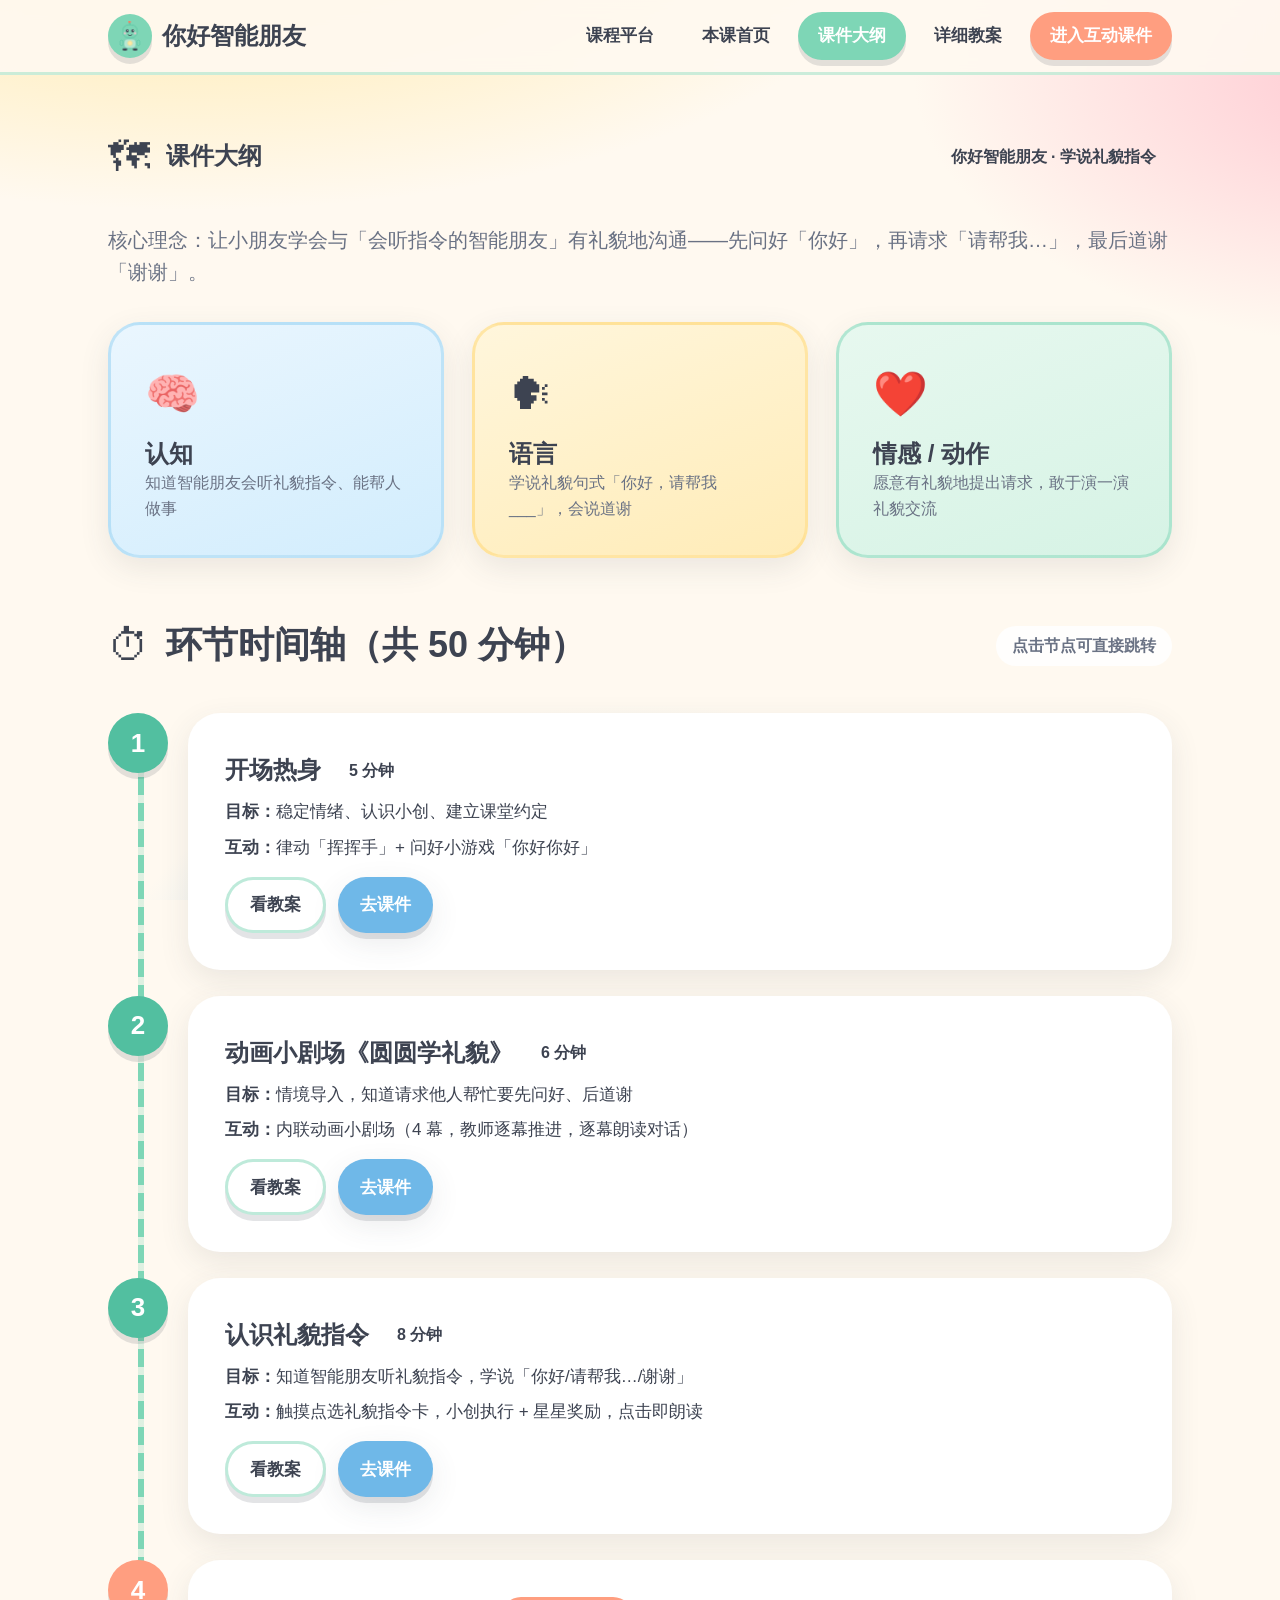
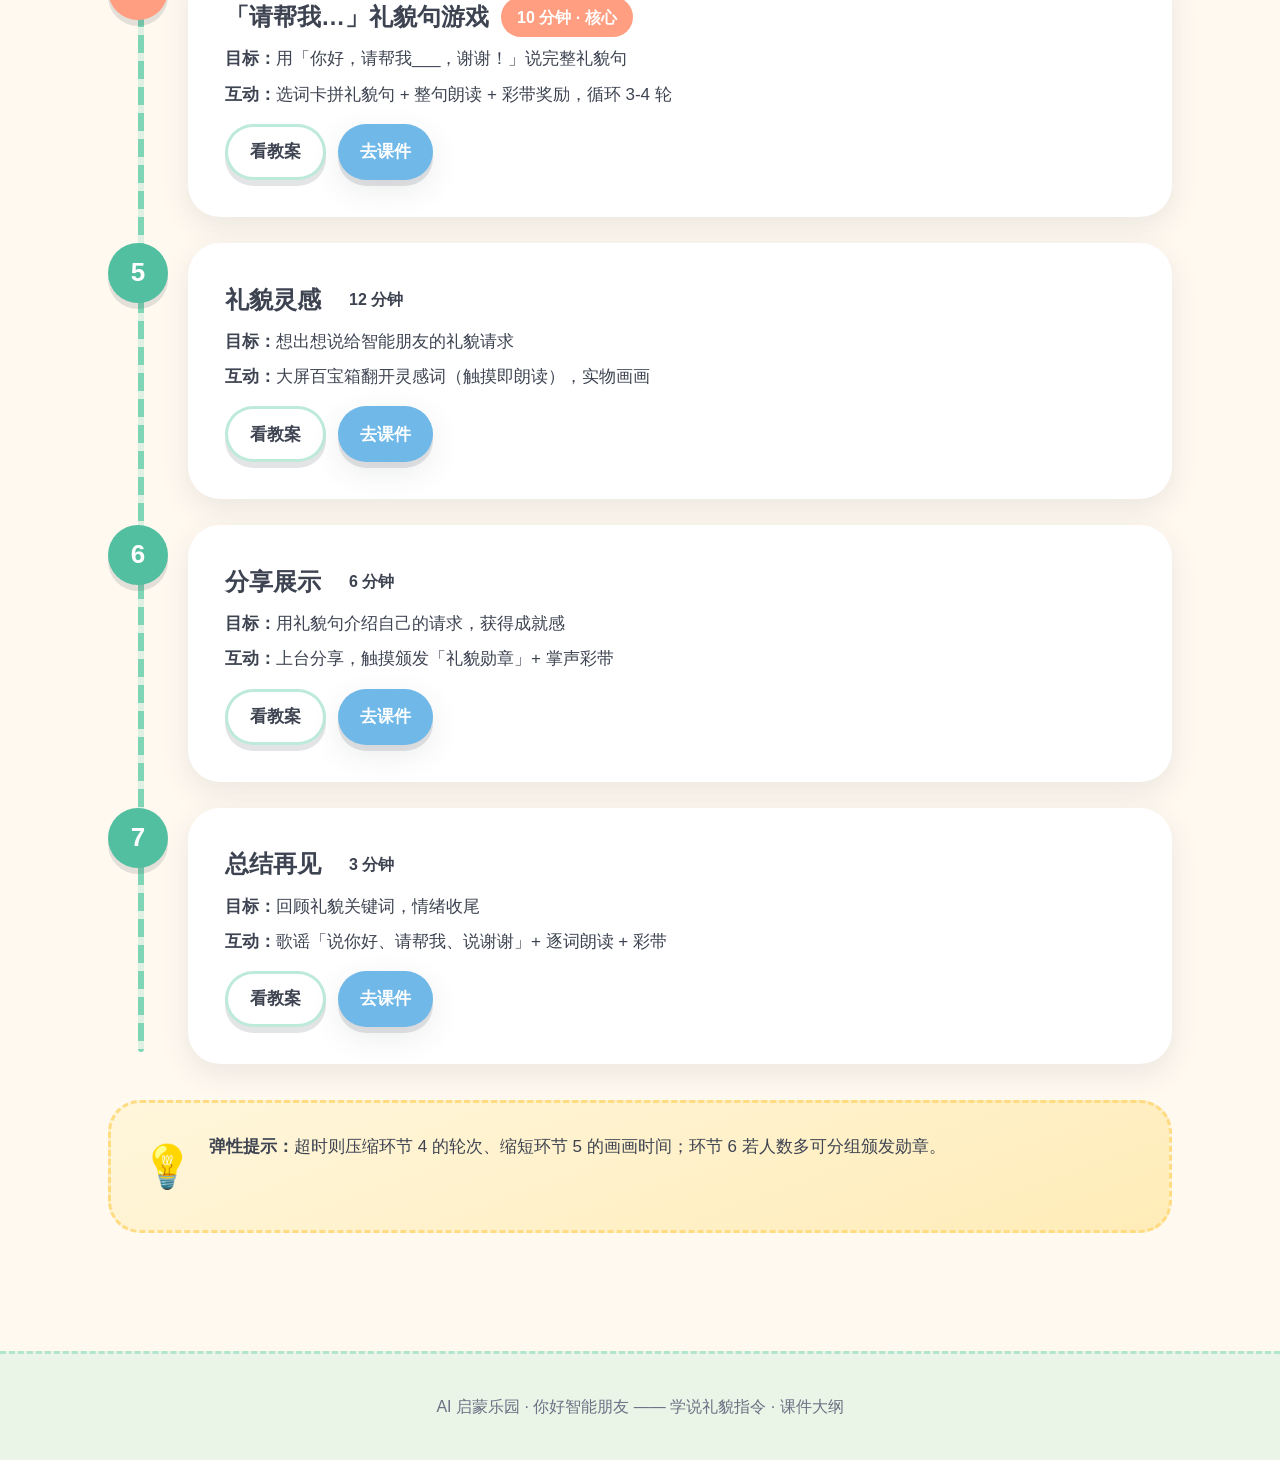
<file: courses/nihaozhinengpengyou/outline.html>
<!DOCTYPE html>
<html lang="zh-CN">
<head>
<meta charset="UTF-8">
<meta name="viewport" content="width=device-width, initial-scale=1.0, maximum-scale=1.0, user-scalable=no, viewport-fit=cover">
<title>你好智能朋友 · 课件大纲</title>
<link rel="stylesheet" href="../../css/base.css">
<link rel="stylesheet" href="../../css/course.css">
<link rel="stylesheet" href="../../css/outline.css">
</head>
<body>

<header class="site-nav">
  <div class="nav-inner">
    <a class="brand" href="../../index.html" aria-label="AI启蒙乐园首页">
      <span class="brand-logo">
        <svg width="30" height="30" viewBox="0 0 200 200" aria-hidden="true">
          <use href="../../svg/xiaochuang.svg#xc-happy"></use>
        </svg>
      </span>
      <span>你好智能朋友</span>
    </a>
    <nav class="nav-links">
      <a class="nav-link" href="../../index.html">课程平台</a>
      <a class="nav-link" href="index.html">本课首页</a>
      <a class="nav-link is-active" href="outline.html">课件大纲</a>
      <a class="nav-link" href="lesson.html">详细教案</a>
      <a class="nav-link nav-cta" href="classroom.html">进入互动课件</a>
    </nav>
  </div>
</header>

<main>
  <section class="section--tight">
    <div class="page-shell">
      <div class="sec-head">
        <span class="sec-emoji">🗺</span>
        <h1 class="sec-title">课件大纲</h1>
        <span class="badge badge--sky">你好智能朋友 · 学说礼貌指令</span>
      </div>
      <p class="lead">核心理念：让小朋友学会与「会听指令的智能朋友」有礼貌地沟通——先问好「你好」，再请求「请帮我…」，最后道谢「谢谢」。</p>

      <div class="goal-grid">
        <div class="card card--tint-sky">
          <div class="goal-icon">🧠</div>
          <h3 class="card-title">认知</h3>
          <p>知道智能朋友会听礼貌指令、能帮人做事</p>
        </div>
        <div class="card card--tint-butter">
          <div class="goal-icon">🗣</div>
          <h3 class="card-title">语言</h3>
          <p>学说礼貌句式「你好，请帮我 ___」，会说道谢</p>
        </div>
        <div class="card card--tint-mint">
          <div class="goal-icon">❤️</div>
          <h3 class="card-title">情感 / 动作</h3>
          <p>愿意有礼貌地提出请求，敢于演一演礼貌交流</p>
        </div>
      </div>

      <div class="sec-head" style="margin-top:clamp(34px,5vw,54px)">
        <span class="sec-emoji">⏱</span>
        <h2 class="sec-title">环节时间轴（共 50 分钟）</h2>
        <span class="badge badge--ghost">点击节点可直接跳转</span>
      </div>
      <ol class="timeline">
        <li class="tl-item">
          <div class="tl-node" tabindex="0">1</div>
          <div class="tl-body card">
            <div class="tl-head"><h3 class="card-title">开场热身</h3><span class="badge badge--sky">5 分钟</span></div>
            <p><strong>目标：</strong>稳定情绪、认识小创、建立课堂约定</p>
            <p><strong>互动：</strong>律动「挥挥手」+ 问好小游戏「你好你好」</p>
            <div class="tl-links">
              <a class="btn btn--sm btn--ghost" href="lesson.html#step-1">看教案</a>
              <a class="btn btn--sm btn--sky-solid" href="classroom.html#scene-1">去课件</a>
            </div>
          </div>
        </li>
        <li class="tl-item">
          <div class="tl-node" tabindex="0">2</div>
          <div class="tl-body card">
            <div class="tl-head"><h3 class="card-title">动画小剧场《圆圆学礼貌》</h3><span class="badge badge--sky">6 分钟</span></div>
            <p><strong>目标：</strong>情境导入，知道请求他人帮忙要先问好、后道谢</p>
            <p><strong>互动：</strong>内联动画小剧场（4 幕，教师逐幕推进，逐幕朗读对话）</p>
            <div class="tl-links">
              <a class="btn btn--sm btn--ghost" href="lesson.html#step-2">看教案</a>
              <a class="btn btn--sm btn--sky-solid" href="classroom.html#scene-2">去课件</a>
            </div>
          </div>
        </li>
        <li class="tl-item">
          <div class="tl-node" tabindex="0">3</div>
          <div class="tl-body card">
            <div class="tl-head"><h3 class="card-title">认识礼貌指令</h3><span class="badge badge--sky">8 分钟</span></div>
            <p><strong>目标：</strong>知道智能朋友听礼貌指令，学说「你好/请帮我…/谢谢」</p>
            <p><strong>互动：</strong>触摸点选礼貌指令卡，小创执行 + 星星奖励，点击即朗读</p>
            <div class="tl-links">
              <a class="btn btn--sm btn--ghost" href="lesson.html#step-3">看教案</a>
              <a class="btn btn--sm btn--sky-solid" href="classroom.html#scene-3">去课件</a>
            </div>
          </div>
        </li>
        <li class="tl-item tl-item--key">
          <div class="tl-node" tabindex="0">4</div>
          <div class="tl-body card">
            <div class="tl-head"><h3 class="card-title">「请帮我…」礼貌句游戏</h3><span class="badge badge--coral">10 分钟 · 核心</span></div>
            <p><strong>目标：</strong>用「你好，请帮我___，谢谢！」说完整礼貌句</p>
            <p><strong>互动：</strong>选词卡拼礼貌句 + 整句朗读 + 彩带奖励，循环 3-4 轮</p>
            <div class="tl-links">
              <a class="btn btn--sm btn--ghost" href="lesson.html#step-4">看教案</a>
              <a class="btn btn--sm btn--sky-solid" href="classroom.html#scene-4">去课件</a>
            </div>
          </div>
        </li>
        <li class="tl-item">
          <div class="tl-node" tabindex="0">5</div>
          <div class="tl-body card">
            <div class="tl-head"><h3 class="card-title">礼貌灵感</h3><span class="badge badge--sky">12 分钟</span></div>
            <p><strong>目标：</strong>想出想说给智能朋友的礼貌请求</p>
            <p><strong>互动：</strong>大屏百宝箱翻开灵感词（触摸即朗读），实物画画</p>
            <div class="tl-links">
              <a class="btn btn--sm btn--ghost" href="lesson.html#step-5">看教案</a>
              <a class="btn btn--sm btn--sky-solid" href="classroom.html#scene-5">去课件</a>
            </div>
          </div>
        </li>
        <li class="tl-item">
          <div class="tl-node" tabindex="0">6</div>
          <div class="tl-body card">
            <div class="tl-head"><h3 class="card-title">分享展示</h3><span class="badge badge--sky">6 分钟</span></div>
            <p><strong>目标：</strong>用礼貌句介绍自己的请求，获得成就感</p>
            <p><strong>互动：</strong>上台分享，触摸颁发「礼貌勋章」+ 掌声彩带</p>
            <div class="tl-links">
              <a class="btn btn--sm btn--ghost" href="lesson.html#step-6">看教案</a>
              <a class="btn btn--sm btn--sky-solid" href="classroom.html#scene-6">去课件</a>
            </div>
          </div>
        </li>
        <li class="tl-item">
          <div class="tl-node" tabindex="0">7</div>
          <div class="tl-body card">
            <div class="tl-head"><h3 class="card-title">总结再见</h3><span class="badge badge--sky">3 分钟</span></div>
            <p><strong>目标：</strong>回顾礼貌关键词，情绪收尾</p>
            <p><strong>互动：</strong>歌谣「说你好、请帮我、说谢谢」+ 逐词朗读 + 彩带</p>
            <div class="tl-links">
              <a class="btn btn--sm btn--ghost" href="lesson.html#step-7">看教案</a>
              <a class="btn btn--sm btn--sky-solid" href="classroom.html#scene-7">去课件</a>
            </div>
          </div>
        </li>
      </ol>

      <div class="note-card">
        <span class="sec-emoji">💡</span>
        <p><strong>弹性提示：</strong>超时则压缩环节 4 的轮次、缩短环节 5 的画画时间；环节 6 若人数多可分组颁发勋章。</p>
      </div>
    </div>
  </section>
</main>

<footer class="site-footer">
  <div class="footer-inner">
    <p>AI 启蒙乐园 · 你好智能朋友 —— 学说礼貌指令 · 课件大纲</p>
  </div>
</footer>

<script src="../../js/common.js"></script>
</body>
</html>
</file>
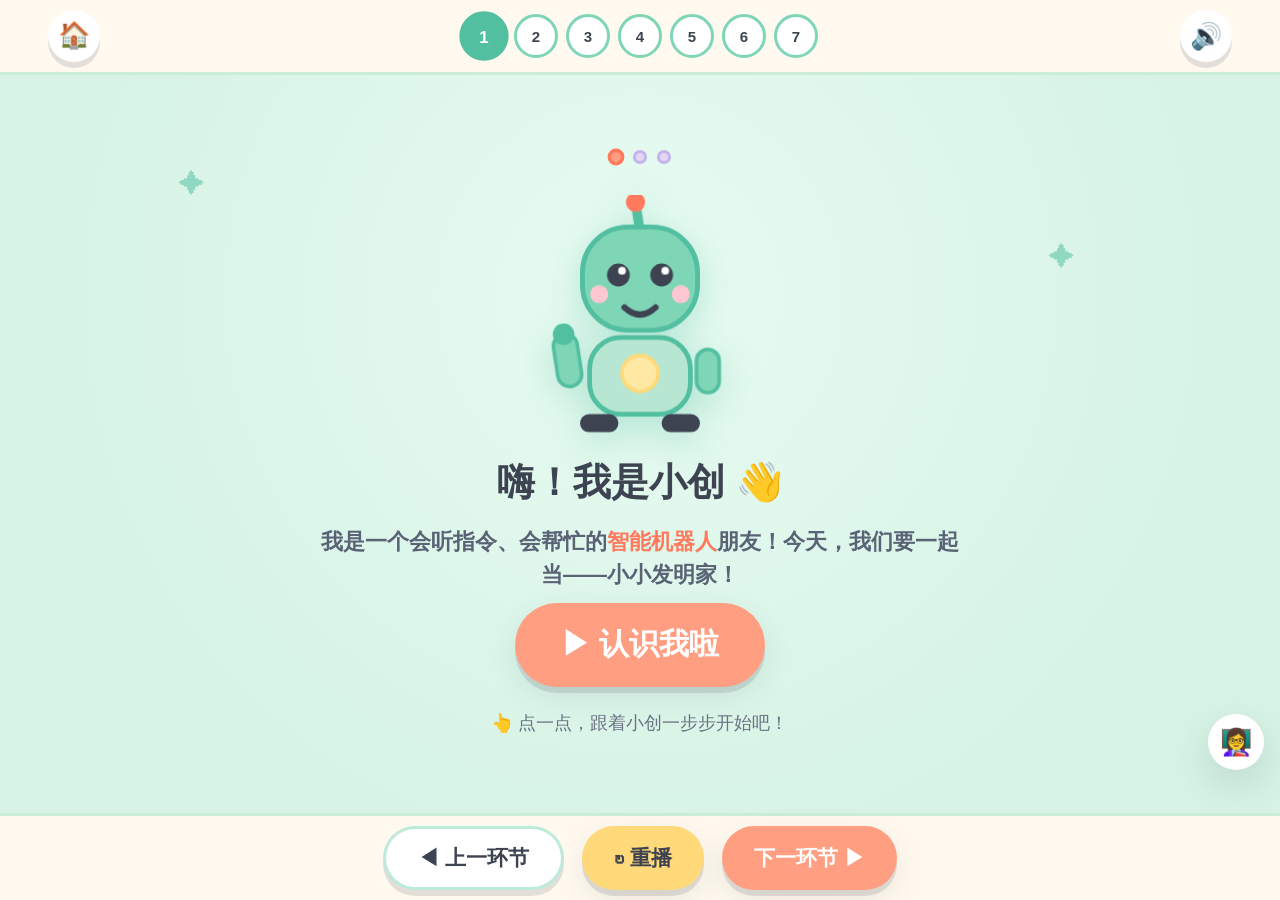
<file: courses/xiaoxiaofamingjia/classroom.html>
<!DOCTYPE html>
<html lang="zh-CN">
<head>
<meta charset="UTF-8">
<meta name="viewport" content="width=device-width, initial-scale=1.0, maximum-scale=1.0, user-scalable=no, viewport-fit=cover">
<title>小小发明家 · 互动课件</title>
<link rel="stylesheet" href="../../css/base.css?v=36">
<link rel="stylesheet" href="../../css/classroom.css?v=36">
</head>
<body class="cc-body">

<!-- ============ 顶部条：返回 / 进度 / 音效 ============ -->
<header class="cc-topbar">
  <a class="cc-iconbtn" href="index.html" aria-label="返回课程首页" title="返回课程首页">🏠</a>
  <div class="cc-progress" id="ccProgress" role="tablist" aria-label="环节切换"></div>
  <button class="cc-iconbtn" id="ccSound" aria-label="音效开关" title="音效开关">🔊</button>
</header>

<!-- ============ 场景舞台 ============ -->
<main class="cc-stage" id="ccStage">

  <!-- ── 场景 1 · 开场热身 ── -->
  <section class="scene is-active" data-scene="1" id="scene-1" aria-label="开场热身">
    <div class="bg-stars" aria-hidden="true"></div>
    <div class="scene-inner scene-1">
      <div class="step-dots" id="s1-steps" aria-hidden="true">
        <span class="step-dot is-cur"></span>
        <span class="step-dot"></span>
        <span class="step-dot"></span>
      </div>

      <!-- 第一步 · 小创自我介绍 -->
      <div class="intro-step" id="s1-step1">
        <div class="robot-wrap robot-wrap--lg">
          <svg viewBox="0 0 200 200" width="100%" height="100%">
            <use href="../../svg/xiaochuang.svg#xc-waving"></use>
          </svg>
        </div>
        <h2 class="intro-title">嗨！我是小创 👋</h2>
        <p class="intro-text">我是一个会听指令、会帮忙的<strong>智能机器人</strong>朋友！今天，我们要一起当——小小发明家！</p>
        <button class="btn btn--coral btn--lg" id="s1-go1">▶ 认识我啦</button>
      </div>

      <!-- 第二步 · 今天学什么 -->
      <div class="intro-step is-hidden" id="s1-step2">
        <div class="topic-card">
          <p class="topic-main">🤖 小小发明家</p>
          <p class="topic-sub">畅想未来智能</p>
        </div>
        <h2 class="intro-title">今天我们要学…</h2>
        <p class="intro-text">想一想：你想要一个会帮你<strong>做什么</strong>的机器？今天我们要从「用 AI」变成「创造 AI 想法」！</p>
        <button class="btn btn--coral btn--lg" id="s1-go2">▶ 我知道啦</button>
      </div>

      <!-- 第三步 · 热身小游戏 -->
      <div class="intro-step is-hidden" id="s1-step3">
        <h2 class="intro-title">🎈 热身小游戏 · 我的愿望机器</h2>
        <p class="intro-text">点一点，你最想要哪个机器来帮你？</p>
        <div class="wish-pick" id="s1-wishes">
          <button class="wish-pick-btn" data-wish="拿玩具">🧸 会帮我拿玩具</button>
          <button class="wish-pick-btn" data-wish="浇花">🌸 会帮我浇花</button>
          <button class="wish-pick-btn" data-wish="唱歌">🎵 会陪我唱歌</button>
        </div>
        <div class="praise is-hidden" id="s1-praise">太棒了！我们出发吧！</div>
      </div>

      <p class="scene-hint">👆 点一点，跟着小创一步步开始吧！</p>
    </div>
  </section>

  <!-- ── 场景 2 · 动画观影 ── -->
  <section class="scene" data-scene="9" id="scene-9" aria-label="动画观影">
    <div class="scene-inner scene-9">
      <h2 class="scene-title">🎬 动画观影 · 小创的冒险</h2>
      <div class="video-box" id="s9-box">
        <video id="s9-video" preload="metadata" playsinline></video>
        <div class="video-mask" id="s9-mask">
          <button class="btn btn--coral btn--lg" id="s9-play">▶ 开始看动画</button>
        </div>
        <div class="video-progress" id="s9-progress" aria-hidden="true"></div>
        <div class="video-chapter" id="s9-chapter" aria-hidden="true">第 1 集</div>
        <div class="video-eps" id="s9-eps" role="tablist" aria-label="视频选集"></div>
      </div>
      <button class="btn btn--coral btn--lg is-hidden" id="s9-next">▶ 看下一集</button>
      <p class="scene-hint" id="s9-hint">👆 每集看完，点「看下一集」继续，给小创讲讲这集说了什么吧！</p>
    </div>
  </section>

  <!-- ── 场景 3 · 提问互动 ── -->
  <section class="scene" data-scene="8" id="scene-8" aria-label="提问互动">
    <div class="scene-inner scene-8">
      <h2 class="scene-title">🎤 提问互动 · 小创问你来答</h2>
      <div class="qa-progress">
        <span class="qa-count" id="s8-count">第 1 / 5 题</span>
        <div class="qa-bar"><i id="s8-bar"></i></div>
      </div>
      <div class="qa-tag" id="s8-tag">🎬 第 1 集 · 自我介绍</div>
      <div class="qa-card" id="s8-card">
        <p class="qa-q" id="s8-q"></p>
        <div class="qa-opts" id="s8-opts"></div>
        <div class="qa-open">
          <input class="name-input" id="s8-openin" type="text" maxlength="12" placeholder="再说说你的奇思妙想…" aria-label="自由想象">
          <button class="btn btn--coral" id="s8-openbtn">🌟 说给大家听</button>
        </div>
      </div>
      <div class="qa-done is-hidden" id="s8-done">
        <div class="qa-done-badge">🏅</div>
        <p class="qa-done-text">全部答完啦！我们是小小发明家！</p>
        <p class="qa-done-sub">把小脑袋里的奇思妙想，都装进发明里吧</p>
      </div>
      <p class="scene-hint" id="s8-hint">👆 点一点答案，再说说你的想法吧！</p>
    </div>
  </section>

  <!-- ── 场景 4 · 我想要…发明游戏 ── -->
  <section class="scene" data-scene="4" id="scene-4" aria-label="发明游戏">
    <div class="scene-inner scene-4">
      <div class="round-badge" id="s4-rounds">第 1 轮</div>
      <div class="stars" id="s4-stars"><span class="star">☆</span><span class="star">☆</span><span class="star">☆</span></div>
      <div class="wish-frame">
        <p class="wish-text">我想要一个会帮我 <span class="wish-blank" id="s4-blank">____</span> 的机器！</p>
      </div>
      <div class="word-cards" id="s4-cards"></div>
      <div class="wish-actions">
        <button class="btn btn--ghost btn--sm" id="s4-reset">🔄 再来一轮</button>
      </div>
      <div class="robot-wrap robot-wrap--sm">
        <svg viewBox="0 0 200 200" width="100%" height="100%">
          <use href="../../svg/xiaochuang.svg#xc-clap"></use>
        </svg>
      </div>
    </div>
  </section>

  <!-- ── 场景 5 · 发明创作·灵感墙 ── -->
  <section class="scene" data-scene="5" id="scene-5" aria-label="发明创作">
    <div class="scene-inner scene-5">
      <h2 class="scene-title">魔法百宝箱 · 翻出你的发明灵感</h2>
      <p class="scene-hint">👆 翻开宝箱卡片，看看有什么惊喜</p>
      <div class="treasure-box" id="s5-box" aria-label="魔法百宝箱"></div>
      <div class="idea-card" id="s5-idea">会飞</div>
      <div class="invent-name">
        <input class="name-input name-input--sm" id="s5-name" type="text" maxlength="6" placeholder="我的发明叫…" aria-label="发明名字">
        <button class="btn btn--coral" id="s5-save">📌 贴上灵感墙</button>
      </div>
      <div class="invent-wall" id="s5-wall"></div>
      <div class="robot-wrap robot-wrap--sm robot-wrap--corner">
        <svg viewBox="0 0 200 200" width="100%" height="100%">
          <use href="../../svg/xiaochuang.svg#xc-curious"></use>
        </svg>
      </div>
    </div>
  </section>

  <!-- ── 场景 6 · 分享展示·发明勋章 ── -->
  <section class="scene" data-scene="6" id="scene-6" aria-label="分享展示">
    <div class="scene-inner scene-6">
      <h2 class="scene-title">发明勋章 · 颁奖台</h2>
      <div class="medal-stage" id="s6-stage">
        <div class="medal-rays" id="s6-rays" aria-hidden="true"></div>
        <div class="medal-medal" id="s6-medal">
          <svg viewBox="0 0 120 160" width="100%" height="100%" aria-hidden="true">
            <circle cx="60" cy="60" r="52" fill="#FFD97A" stroke="#E9B93F" stroke-width="6"/>
            <circle cx="60" cy="60" r="38" fill="#FFF6DC"/>
            <path d="M60 36 L66 54 L85 54 L70 66 L76 84 L60 73 L44 84 L50 66 L35 54 L54 54 Z" fill="#FF9E80"/>
            <rect x="44" y="112" width="32" height="14" rx="6" fill="#FF7A5C"/>
            <rect x="38" y="126" width="44" height="10" rx="5" fill="#FFD97A"/>
            <rect x="32" y="136" width="56" height="10" rx="5" fill="#FFD97A"/>
          </svg>
        </div>
        <div class="medal-name" id="s6-awardee">发明家 1 号</div>
      </div>
      <input class="name-input" id="s6-name" type="text" maxlength="8" placeholder="输入名字（可留空）" aria-label="发明家名字">
      <button class="btn btn--coral btn--lg" id="s6-award">🎖 颁发勋章</button>
      <div class="honor-wall" id="s6-wall"><span class="wall-title">发明家荣誉墙</span></div>
    </div>
  </section>

  <!-- ── 场景 7 · 总结再见 ── -->
  <section class="scene" data-scene="7" id="scene-7" aria-label="总结再见">
    <div class="scene-inner scene-7">
      <div class="kw-carousel">
        <span class="kw-badge" id="s7-kw1">指令</span>
        <span class="kw-badge" id="s7-kw2">想象</span>
        <span class="kw-badge" id="s7-kw3">发明</span>
        <span class="kw-badge" id="s7-kw4">分享</span>
      </div>
      <div class="lyric" id="s7-lyric">
        <span class="lyr lyr-1">想一想</span>
        <span class="lyr lyr-2">说一说</span>
        <span class="lyr lyr-3">画一画</span>
        <span class="lyr lyr-4">我就是小小发明家！</span>
      </div>
      <div class="robot-wrap robot-wrap--md">
        <svg viewBox="0 0 200 200" width="100%" height="100%">
          <use href="../../svg/xiaochuang.svg#xc-waving"></use>
        </svg>
      </div>
      <p class="scene-hint">👆 点一点屏幕，撒彩带说再见</p>
      <div class="confetti-layer" id="s7-confetti" aria-hidden="true"></div>
    </div>
  </section>

</main>

<!-- ============ 教师辅助条 ============ -->
<div class="cc-teacherbar" id="ccTeacher">
  <button class="teacherbar-toggle" id="teacherbarToggle" aria-label="展开教师提示">👩‍🏫</button>
  <div class="teacherbar-body" id="teacherbarBody">
    <div class="teacherbar-title" id="tbTitle">环节 1 · 开场热身</div>
    <p class="teacherbar-goal" id="tbGoal"></p>
    <p class="teacherbar-script" id="tbScript"></p>
  </div>
</div>

<!-- ============ 底部大按钮 ============ -->
<nav class="cc-controls" aria-label="课件控制">
  <button class="btn btn--ghost" id="ccPrev">◀ 上一环节</button>
  <button class="btn btn--butter" id="ccReplay">↻ 重播</button>
  <button class="btn btn--coral" id="ccNext">下一环节 ▶</button>
</nav>

<!-- 全屏提示浮层 -->
<div class="cc-toast" id="ccToast" aria-hidden="true"></div>

<script src="../../js/common.js?v=36"></script>
<script src="js/classroom.js?v=36"></script>
<script src="js/scenes/scene-8.js?v=36"></script>
<script src="js/scenes/scene-9.js?v=36"></script>
<script src="js/scenes/scene-1.js?v=36"></script>
<script src="js/scenes/scene-4.js?v=36"></script>
<script src="js/scenes/scene-5.js?v=36"></script>
<script src="js/scenes/scene-6.js?v=36"></script>
<script src="js/scenes/scene-7.js?v=36"></script>
<script src="audio/manifest.js?v=36"></script>
<script>if (window.App && App.Speak && window.__COURSE_TTS) { App.Speak.setAudioMap(window.__COURSE_TTS, "audio/"); }</script>
</body>
</html>
</file>
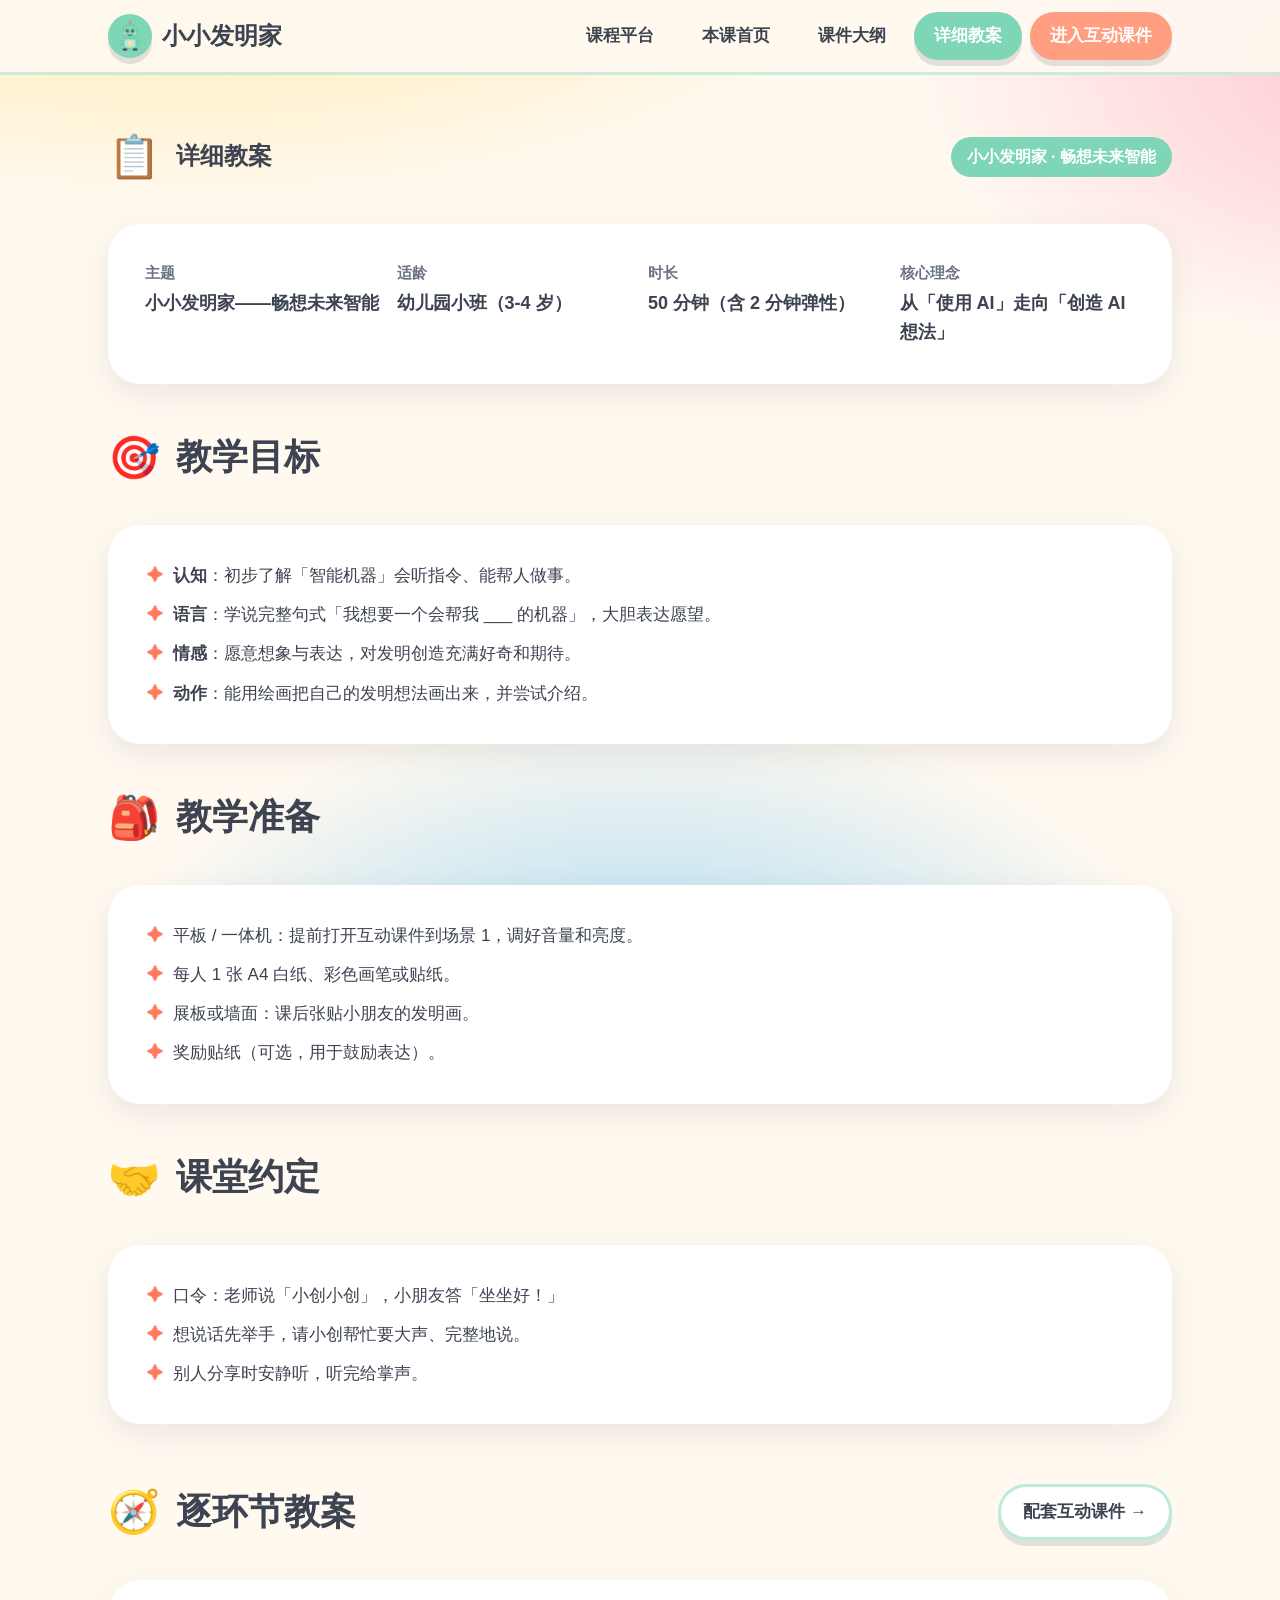
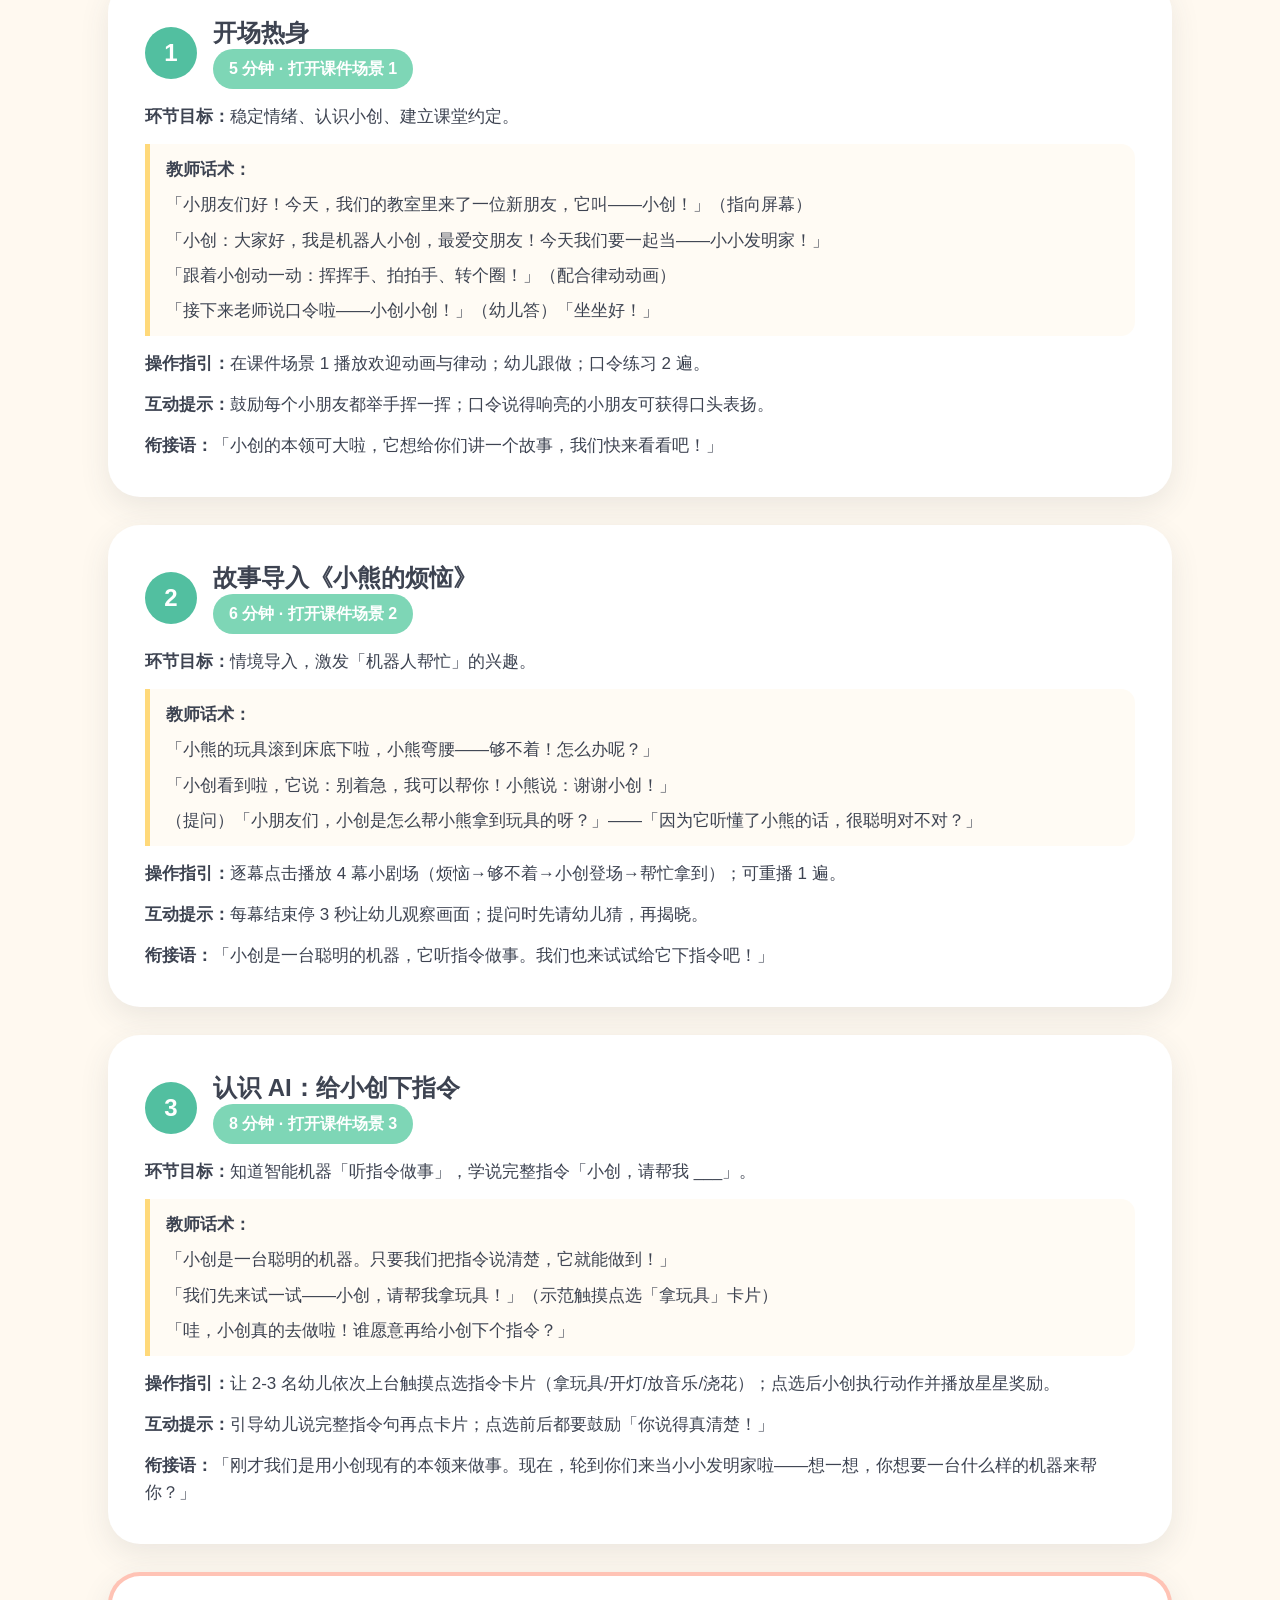
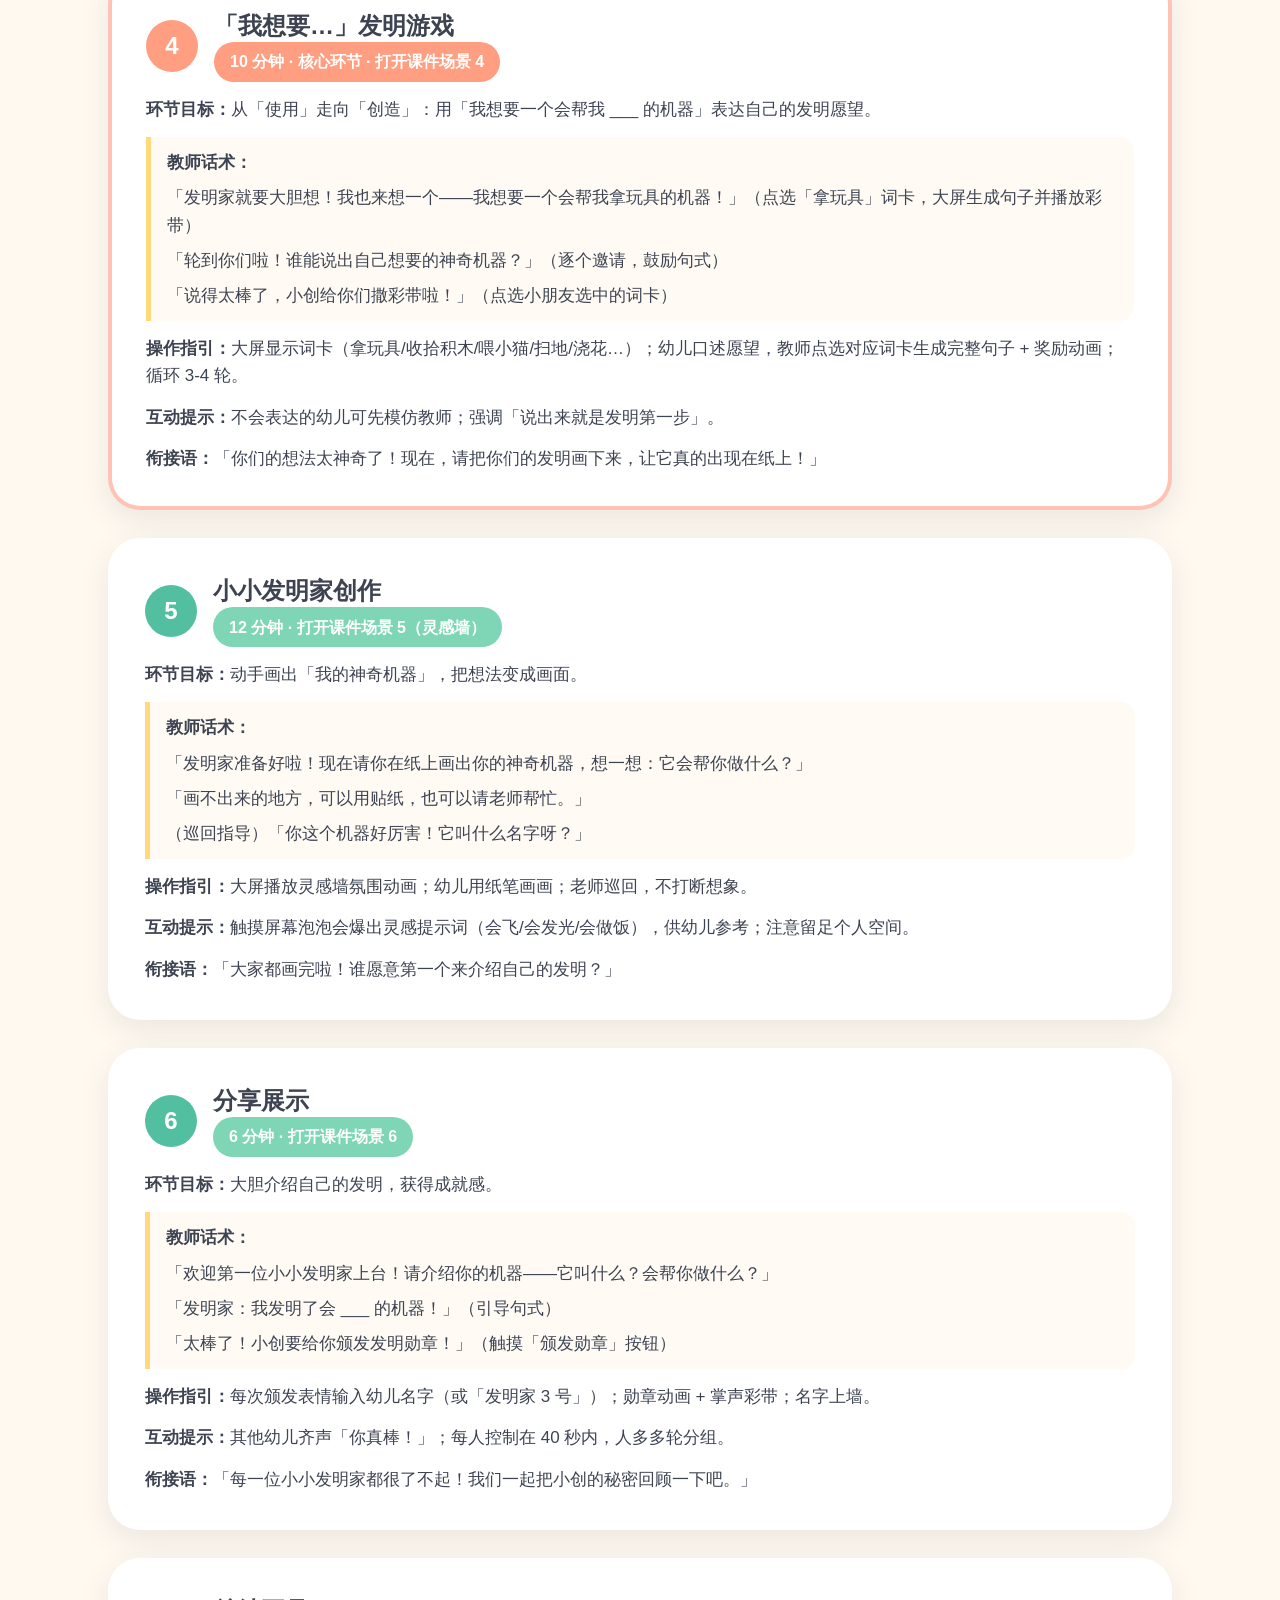
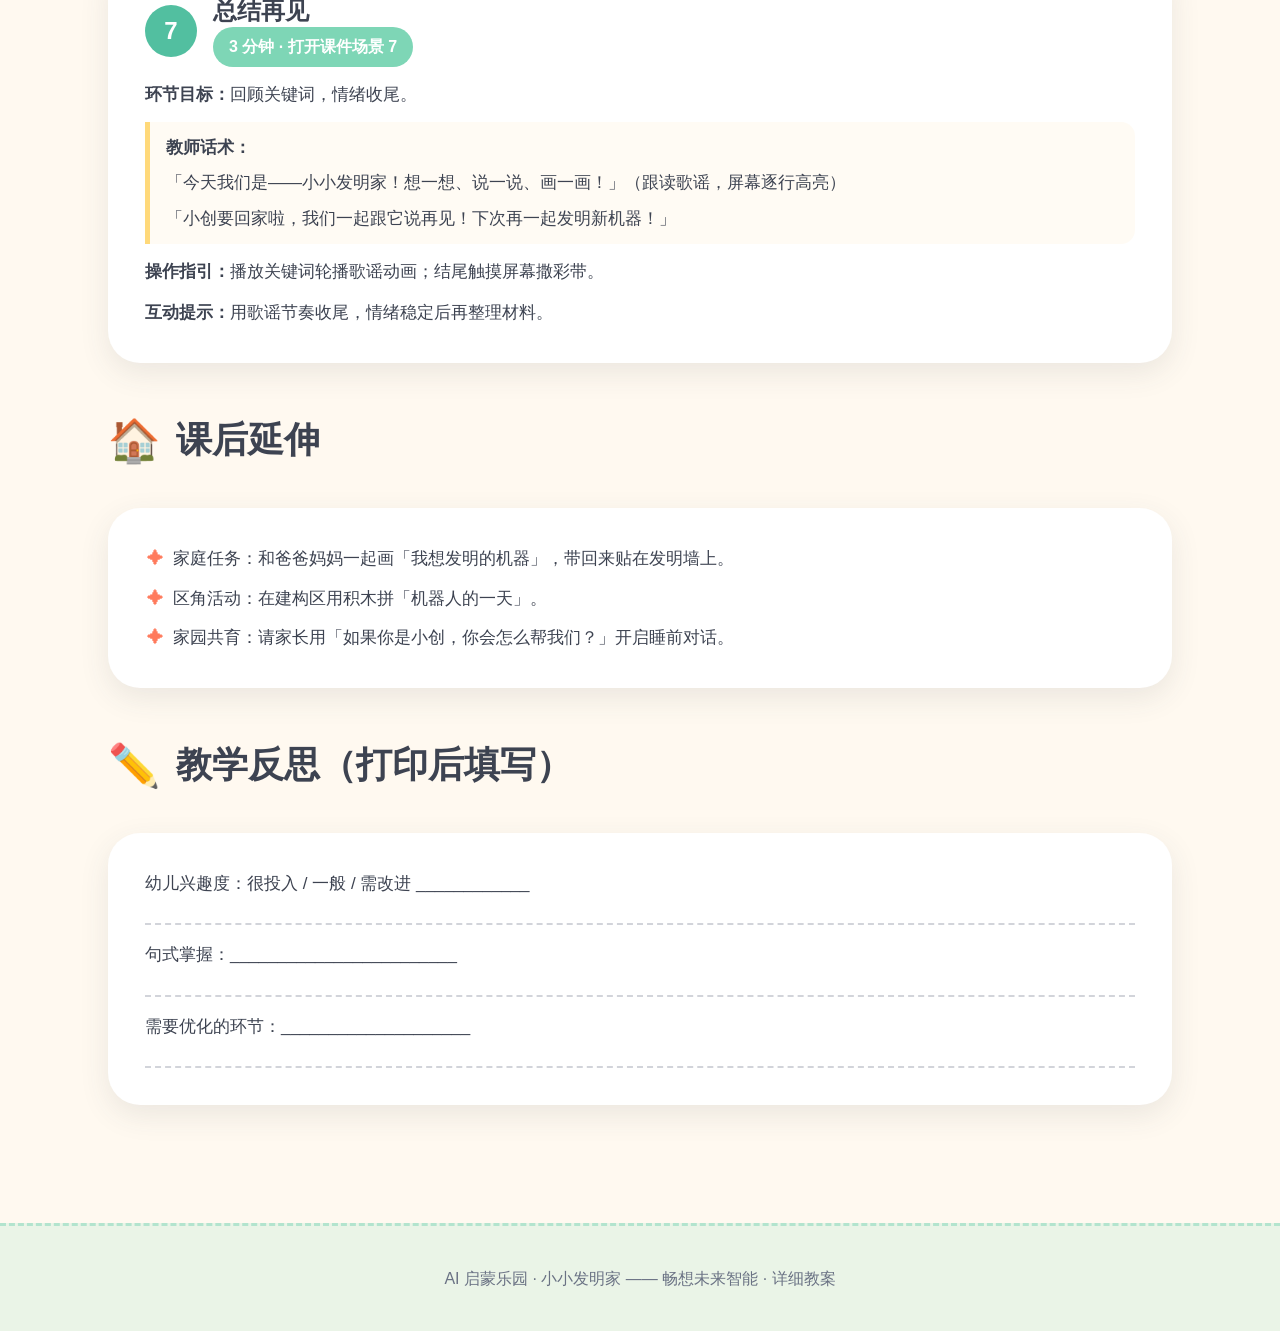
<file: courses/xiaoxiaofamingjia/lesson.html>
<!DOCTYPE html>
<html lang="zh-CN">
<head>
<meta charset="UTF-8">
<meta name="viewport" content="width=device-width, initial-scale=1.0, maximum-scale=1.0, user-scalable=no, viewport-fit=cover">
<title>小小发明家 · 详细教案</title>
<link rel="stylesheet" href="../../css/base.css">
<link rel="stylesheet" href="../../css/course.css">
<link rel="stylesheet" href="../../css/lesson.css">
</head>
<body>

<header class="site-nav no-print">
  <div class="nav-inner">
    <a class="brand" href="../../index.html" aria-label="AI启蒙乐园首页">
      <span class="brand-logo">
        <svg width="30" height="30" viewBox="0 0 200 200" aria-hidden="true">
          <use href="../../svg/xiaochuang.svg#xc-happy"></use>
        </svg>
      </span>
      <span>小小发明家</span>
    </a>
    <nav class="nav-links">
      <a class="nav-link" href="../../index.html">课程平台</a>
      <a class="nav-link" href="index.html">本课首页</a>
      <a class="nav-link" href="outline.html">课件大纲</a>
      <a class="nav-link is-active" href="lesson.html">详细教案</a>
      <a class="nav-link nav-cta" href="classroom.html">进入互动课件</a>
    </nav>
  </div>
</header>

<main>
  <section class="section--tight">
    <div class="page-shell">

      <div class="sec-head">
        <span class="sec-emoji">📋</span>
        <h1 class="sec-title">详细教案</h1>
        <span class="badge badge--mint">小小发明家 · 畅想未来智能</span>
      </div>

      <!-- 课程信息头 -->
      <div class="lesson-meta card">
        <div class="meta-item"><b>主题</b><span>小小发明家——畅想未来智能</span></div>
        <div class="meta-item"><b>适龄</b><span>幼儿园小班（3-4 岁）</span></div>
        <div class="meta-item"><b>时长</b><span>50 分钟（含 2 分钟弹性）</span></div>
        <div class="meta-item"><b>核心理念</b><span>从「使用 AI」走向「创造 AI 想法」</span></div>
      </div>

      <!-- 教学目标 -->
      <div class="sec-head" style="margin-top:clamp(28px,4vw,40px)">
        <span class="sec-emoji">🎯</span><h2 class="sec-title">教学目标</h2>
      </div>
      <div class="card">
        <ul class="goal-list">
          <li><b>认知</b>：初步了解「智能机器」会听指令、能帮人做事。</li>
          <li><b>语言</b>：学说完整句式「我想要一个会帮我 ___ 的机器」，大胆表达愿望。</li>
          <li><b>情感</b>：愿意想象与表达，对发明创造充满好奇和期待。</li>
          <li><b>动作</b>：能用绘画把自己的发明想法画出来，并尝试介绍。</li>
        </ul>
      </div>

      <!-- 教学准备 -->
      <div class="sec-head" style="margin-top:clamp(28px,4vw,40px)">
        <span class="sec-emoji">🎒</span><h2 class="sec-title">教学准备</h2>
      </div>
      <div class="card">
        <ul class="goal-list">
          <li>平板 / 一体机：提前打开互动课件到场景 1，调好音量和亮度。</li>
          <li>每人 1 张 A4 白纸、彩色画笔或贴纸。</li>
          <li>展板或墙面：课后张贴小朋友的发明画。</li>
          <li>奖励贴纸（可选，用于鼓励表达）。</li>
        </ul>
      </div>

      <!-- 课堂约定 -->
      <div class="sec-head" style="margin-top:clamp(28px,4vw,40px)">
        <span class="sec-emoji">🤝</span><h2 class="sec-title">课堂约定</h2>
      </div>
      <div class="card">
        <ul class="goal-list">
          <li>口令：老师说「小创小创」，小朋友答「坐坐好！」</li>
          <li>想说话先举手，请小创帮忙要大声、完整地说。</li>
          <li>别人分享时安静听，听完给掌声。</li>
        </ul>
      </div>

      <!-- ============ 逐环节教案 ============ -->
      <div class="sec-head" style="margin-top:clamp(34px,5vw,54px)">
        <span class="sec-emoji">🧭</span><h2 class="sec-title">逐环节教案</h2>
        <a class="btn btn--sm btn--ghost" href="classroom.html">配套互动课件 →</a>
      </div>

      <!-- Step 1 -->
      <article class="lesson-step card" id="step-1">
        <div class="step-head">
          <div class="step-no">1</div>
          <div>
            <h3 class="card-title">开场热身</h3>
            <span class="badge badge--mint">5 分钟 · 打开课件场景 1</span>
          </div>
        </div>
        <div class="step-sec"><b>环节目标：</b>稳定情绪、认识小创、建立课堂约定。</div>
        <div class="step-sec step-script"><b>教师话术：</b>
          <p>「小朋友们好！今天，我们的教室里来了一位新朋友，它叫——小创！」（指向屏幕）</p>
          <p>「小创：大家好，我是机器人小创，最爱交朋友！今天我们要一起当——小小发明家！」</p>
          <p>「跟着小创动一动：挥挥手、拍拍手、转个圈！」（配合律动动画）</p>
          <p>「接下来老师说口令啦——小创小创！」（幼儿答）「坐坐好！」</p>
        </div>
        <div class="step-sec"><b>操作指引：</b>在课件场景 1 播放欢迎动画与律动；幼儿跟做；口令练习 2 遍。</div>
        <div class="step-sec"><b>互动提示：</b>鼓励每个小朋友都举手挥一挥；口令说得响亮的小朋友可获得口头表扬。</div>
        <div class="step-sec"><b>衔接语：</b>「小创的本领可大啦，它想给你们讲一个故事，我们快来看看吧！」</div>
      </article>

      <!-- Step 2 -->
      <article class="lesson-step card" id="step-2">
        <div class="step-head">
          <div class="step-no">2</div>
          <div>
            <h3 class="card-title">故事导入《小熊的烦恼》</h3>
            <span class="badge badge--mint">6 分钟 · 打开课件场景 2</span>
          </div>
        </div>
        <div class="step-sec"><b>环节目标：</b>情境导入，激发「机器人帮忙」的兴趣。</div>
        <div class="step-sec step-script"><b>教师话术：</b>
          <p>「小熊的玩具滚到床底下啦，小熊弯腰——够不着！怎么办呢？」</p>
          <p>「小创看到啦，它说：别着急，我可以帮你！小熊说：谢谢小创！」</p>
          <p>（提问）「小朋友们，小创是怎么帮小熊拿到玩具的呀？」——「因为它听懂了小熊的话，很聪明对不对？」</p>
        </div>
        <div class="step-sec"><b>操作指引：</b>逐幕点击播放 4 幕小剧场（烦恼→够不着→小创登场→帮忙拿到）；可重播 1 遍。</div>
        <div class="step-sec"><b>互动提示：</b>每幕结束停 3 秒让幼儿观察画面；提问时先请幼儿猜，再揭晓。</div>
        <div class="step-sec"><b>衔接语：</b>「小创是一台聪明的机器，它听指令做事。我们也来试试给它下指令吧！」</div>
      </article>

      <!-- Step 3 -->
      <article class="lesson-step card" id="step-3">
        <div class="step-head">
          <div class="step-no">3</div>
          <div>
            <h3 class="card-title">认识 AI：给小创下指令</h3>
            <span class="badge badge--mint">8 分钟 · 打开课件场景 3</span>
          </div>
        </div>
        <div class="step-sec"><b>环节目标：</b>知道智能机器「听指令做事」，学说完整指令「小创，请帮我 ___」。</div>
        <div class="step-sec step-script"><b>教师话术：</b>
          <p>「小创是一台聪明的机器。只要我们把指令说清楚，它就能做到！」</p>
          <p>「我们先来试一试——小创，请帮我拿玩具！」（示范触摸点选「拿玩具」卡片）</p>
          <p>「哇，小创真的去做啦！谁愿意再给小创下个指令？」</p>
        </div>
        <div class="step-sec"><b>操作指引：</b>让 2-3 名幼儿依次上台触摸点选指令卡片（拿玩具/开灯/放音乐/浇花）；点选后小创执行动作并播放星星奖励。</div>
        <div class="step-sec"><b>互动提示：</b>引导幼儿说完整指令句再点卡片；点选前后都要鼓励「你说得真清楚！」</div>
        <div class="step-sec"><b>衔接语：</b>「刚才我们是用小创现有的本领来做事。现在，轮到你们来当小小发明家啦——想一想，你想要一台什么样的机器来帮你？」</div>
      </article>

      <!-- Step 4 -->
      <article class="lesson-step card step-key" id="step-4">
        <div class="step-head">
          <div class="step-no">4</div>
          <div>
            <h3 class="card-title">「我想要…」发明游戏</h3>
            <span class="badge badge--coral">10 分钟 · 核心环节 · 打开课件场景 4</span>
          </div>
        </div>
        <div class="step-sec"><b>环节目标：</b>从「使用」走向「创造」：用「我想要一个会帮我 ___ 的机器」表达自己的发明愿望。</div>
        <div class="step-sec step-script"><b>教师话术：</b>
          <p>「发明家就要大胆想！我也来想一个——我想要一个会帮我拿玩具的机器！」（点选「拿玩具」词卡，大屏生成句子并播放彩带）</p>
          <p>「轮到你们啦！谁能说出自己想要的神奇机器？」（逐个邀请，鼓励句式）</p>
          <p>「说得太棒了，小创给你们撒彩带啦！」（点选小朋友选中的词卡）</p>
        </div>
        <div class="step-sec"><b>操作指引：</b>大屏显示词卡（拿玩具/收拾积木/喂小猫/扫地/浇花…）；幼儿口述愿望，教师点选对应词卡生成完整句子 + 奖励动画；循环 3-4 轮。</div>
        <div class="step-sec"><b>互动提示：</b>不会表达的幼儿可先模仿教师；强调「说出来就是发明第一步」。</div>
        <div class="step-sec"><b>衔接语：</b>「你们的想法太神奇了！现在，请把你们的发明画下来，让它真的出现在纸上！」</div>
      </article>

      <!-- Step 5 -->
      <article class="lesson-step card" id="step-5">
        <div class="step-head">
          <div class="step-no">5</div>
          <div>
            <h3 class="card-title">小小发明家创作</h3>
            <span class="badge badge--mint">12 分钟 · 打开课件场景 5（灵感墙）</span>
          </div>
        </div>
        <div class="step-sec"><b>环节目标：</b>动手画出「我的神奇机器」，把想法变成画面。</div>
        <div class="step-sec step-script"><b>教师话术：</b>
          <p>「发明家准备好啦！现在请你在纸上画出你的神奇机器，想一想：它会帮你做什么？」</p>
          <p>「画不出来的地方，可以用贴纸，也可以请老师帮忙。」</p>
          <p>（巡回指导）「你这个机器好厉害！它叫什么名字呀？」</p>
        </div>
        <div class="step-sec"><b>操作指引：</b>大屏播放灵感墙氛围动画；幼儿用纸笔画画；老师巡回，不打断想象。</div>
        <div class="step-sec"><b>互动提示：</b>触摸屏幕泡泡会爆出灵感提示词（会飞/会发光/会做饭），供幼儿参考；注意留足个人空间。</div>
        <div class="step-sec"><b>衔接语：</b>「大家都画完啦！谁愿意第一个来介绍自己的发明？」</div>
      </article>

      <!-- Step 6 -->
      <article class="lesson-step card" id="step-6">
        <div class="step-head">
          <div class="step-no">6</div>
          <div>
            <h3 class="card-title">分享展示</h3>
            <span class="badge badge--mint">6 分钟 · 打开课件场景 6</span>
          </div>
        </div>
        <div class="step-sec"><b>环节目标：</b>大胆介绍自己的发明，获得成就感。</div>
        <div class="step-sec step-script"><b>教师话术：</b>
          <p>「欢迎第一位小小发明家上台！请介绍你的机器——它叫什么？会帮你做什么？」</p>
          <p>「发明家：我发明了会 ___ 的机器！」（引导句式）</p>
          <p>「太棒了！小创要给你颁发发明勋章！」（触摸「颁发勋章」按钮）</p>
        </div>
        <div class="step-sec"><b>操作指引：</b>每次颁发表情输入幼儿名字（或「发明家 3 号」）；勋章动画 + 掌声彩带；名字上墙。</div>
        <div class="step-sec"><b>互动提示：</b>其他幼儿齐声「你真棒！」；每人控制在 40 秒内，人多多轮分组。</div>
        <div class="step-sec"><b>衔接语：</b>「每一位小小发明家都很了不起！我们一起把小创的秘密回顾一下吧。」</div>
      </article>

      <!-- Step 7 -->
      <article class="lesson-step card" id="step-7">
        <div class="step-head">
          <div class="step-no">7</div>
          <div>
            <h3 class="card-title">总结再见</h3>
            <span class="badge badge--mint">3 分钟 · 打开课件场景 7</span>
          </div>
        </div>
        <div class="step-sec"><b>环节目标：</b>回顾关键词，情绪收尾。</div>
        <div class="step-sec step-script"><b>教师话术：</b>
          <p>「今天我们是——小小发明家！想一想、说一说、画一画！」（跟读歌谣，屏幕逐行高亮）</p>
          <p>「小创要回家啦，我们一起跟它说再见！下次再一起发明新机器！」</p>
        </div>
        <div class="step-sec"><b>操作指引：</b>播放关键词轮播歌谣动画；结尾触摸屏幕撒彩带。</div>
        <div class="step-sec"><b>互动提示：</b>用歌谣节奏收尾，情绪稳定后再整理材料。</div>
      </article>

      <!-- 课后延伸 -->
      <div class="sec-head" style="margin-top:clamp(30px,4.6vw,44px)">
        <span class="sec-emoji">🏠</span><h2 class="sec-title">课后延伸</h2>
      </div>
      <div class="card">
        <ul class="goal-list">
          <li>家庭任务：和爸爸妈妈一起画「我想发明的机器」，带回来贴在发明墙上。</li>
          <li>区角活动：在建构区用积木拼「机器人的一天」。</li>
          <li>家园共育：请家长用「如果你是小创，你会怎么帮我们？」开启睡前对话。</li>
        </ul>
      </div>

      <!-- 教学反思 -->
      <div class="sec-head" style="margin-top:clamp(30px,4.6vw,44px)">
        <span class="sec-emoji">✏️</span><h2 class="sec-title">教学反思（打印后填写）</h2>
      </div>
      <div class="card reflection">
        <p class="reflection-line">幼儿兴趣度：很投入 / 一般 / 需改进 ____________</p>
        <p class="reflection-line">句式掌握：________________________</p>
        <p class="reflection-line">需要优化的环节：____________________</p>
      </div>

    </div>
  </section>
</main>

<footer class="site-footer no-print">
  <div class="footer-inner">
    <p>AI 启蒙乐园 · 小小发明家 —— 畅想未来智能 · 详细教案</p>
  </div>
</footer>

<script src="../../js/common.js"></script>
</body>
</html>
</file>
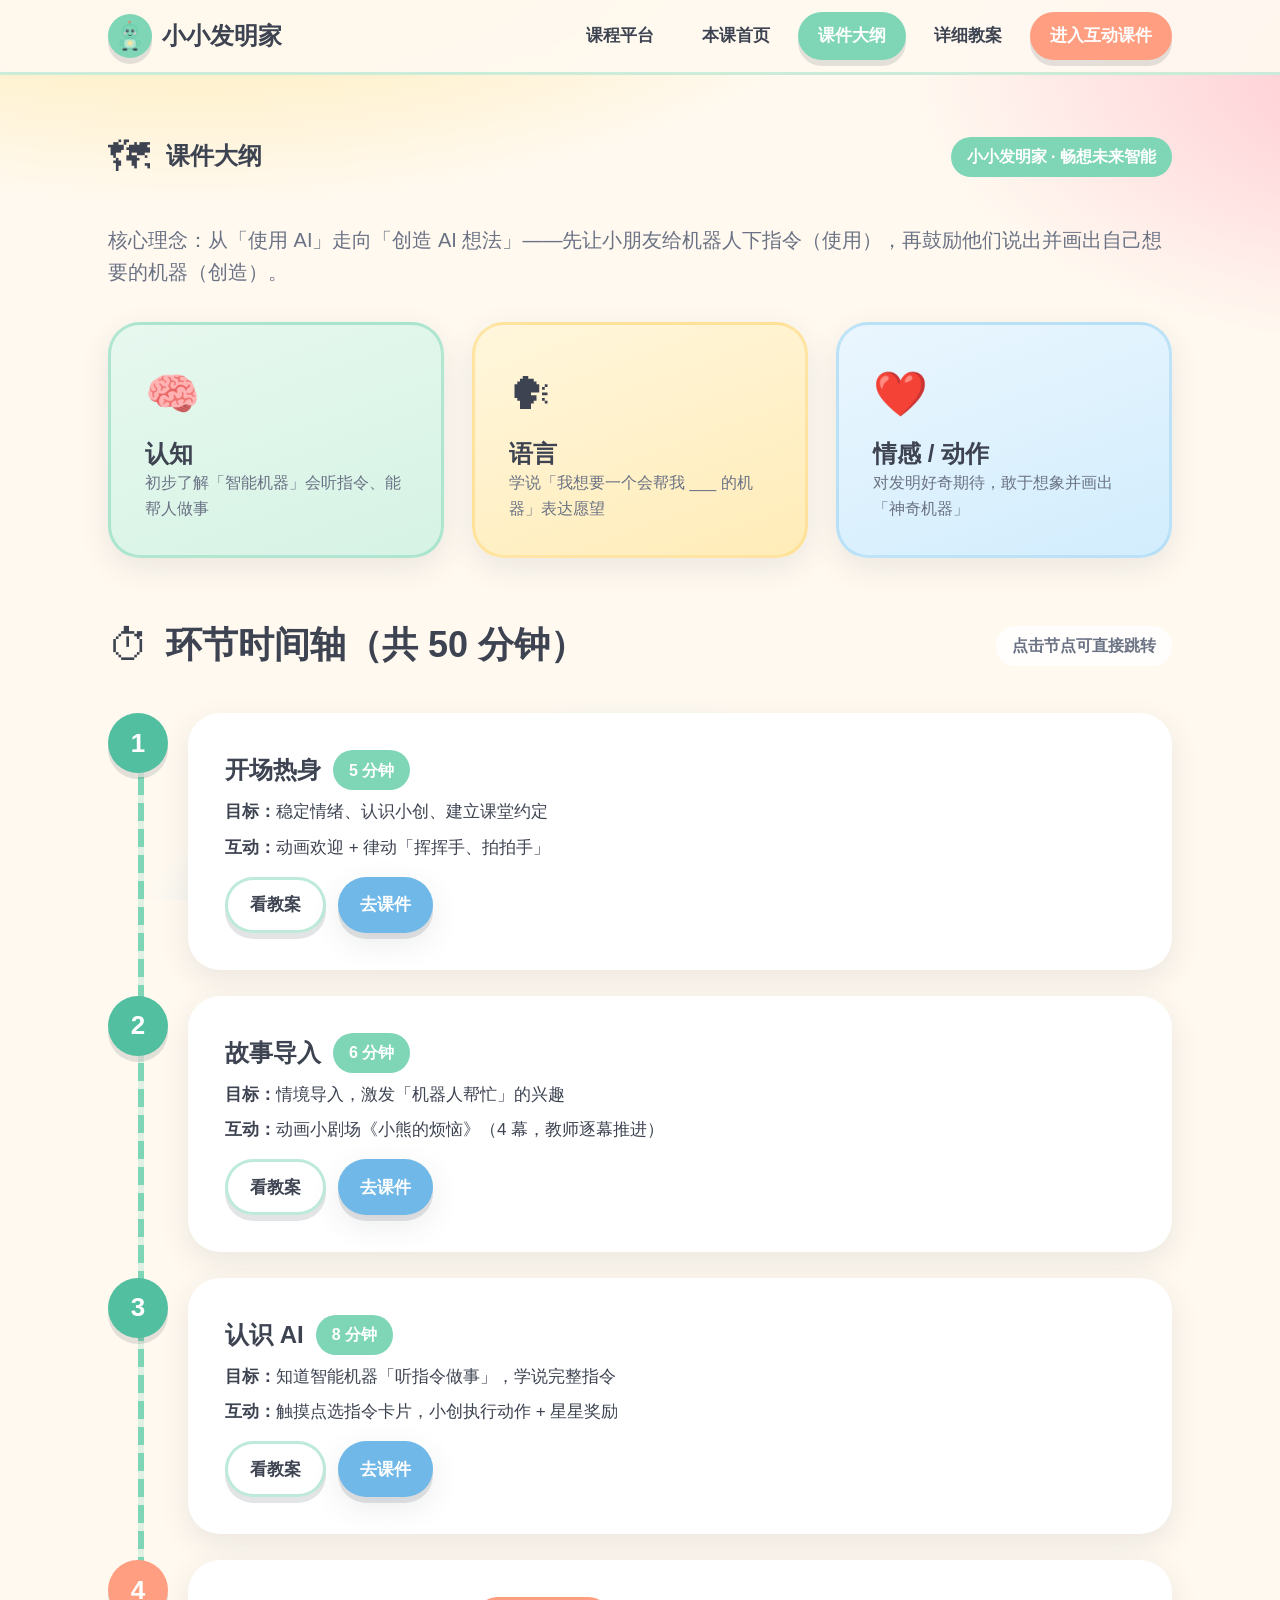
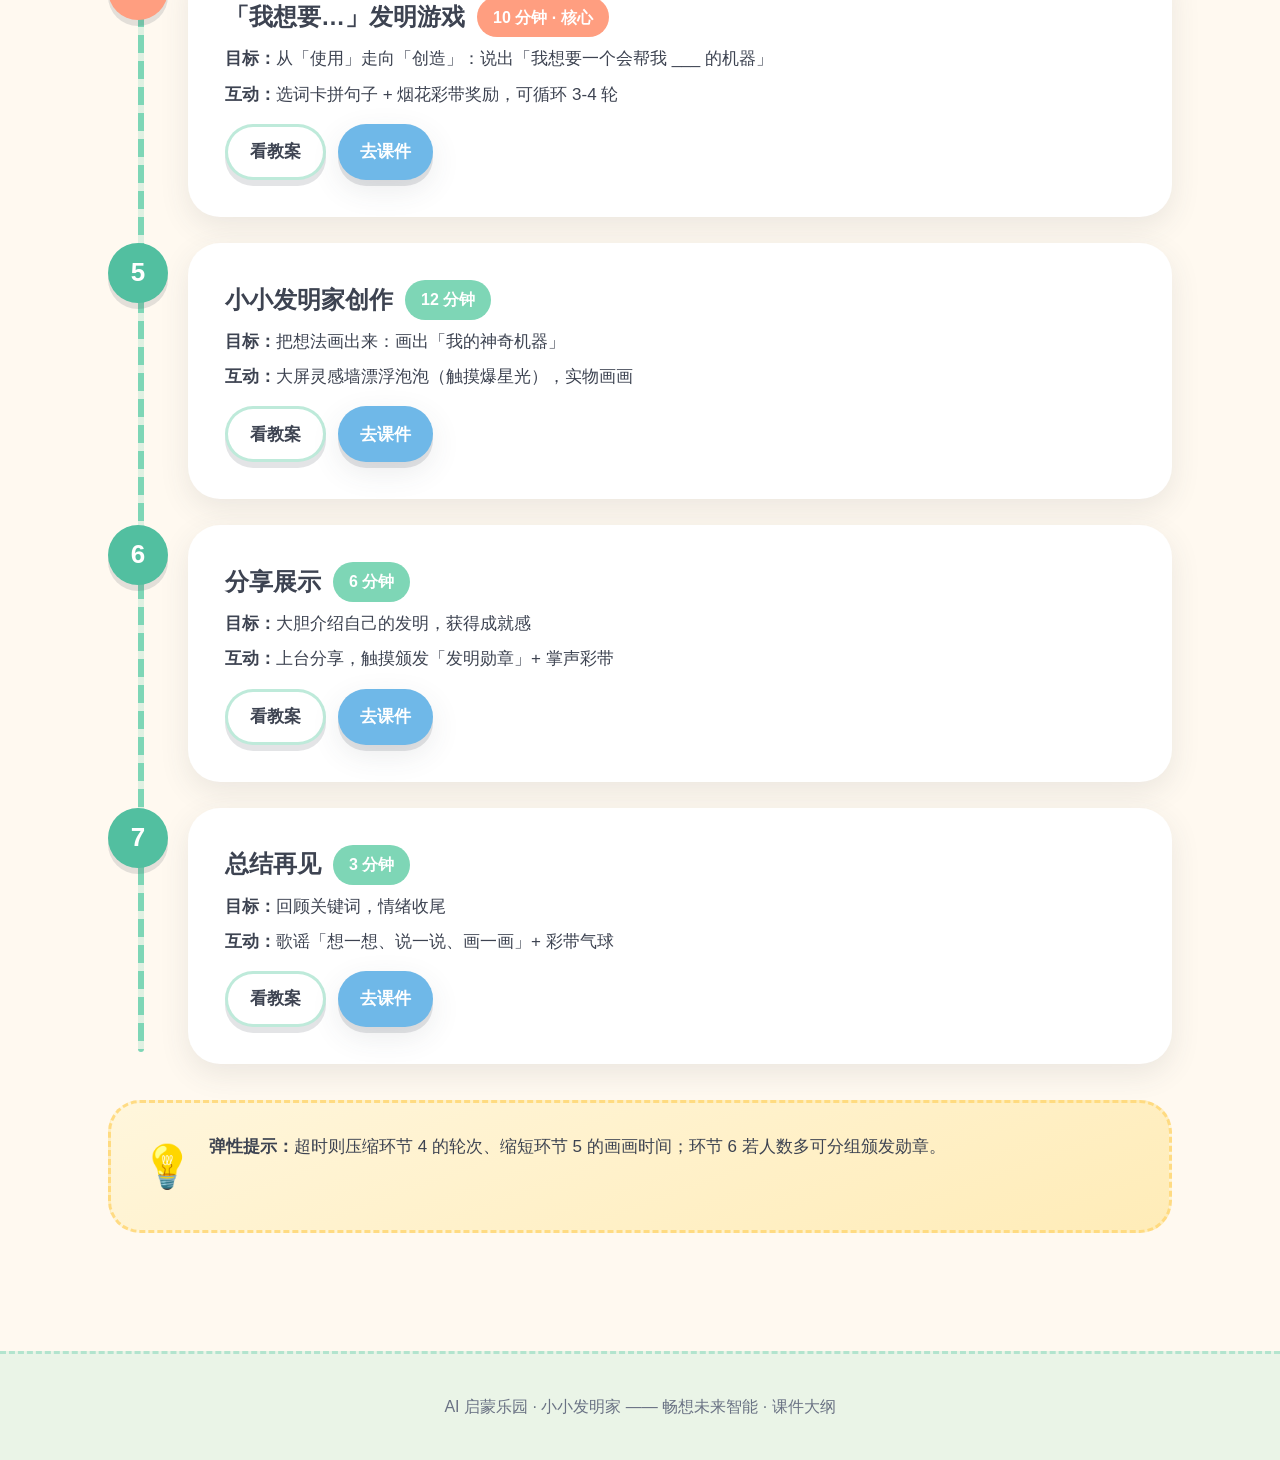
<file: courses/xiaoxiaofamingjia/outline.html>
<!DOCTYPE html>
<html lang="zh-CN">
<head>
<meta charset="UTF-8">
<meta name="viewport" content="width=device-width, initial-scale=1.0, maximum-scale=1.0, user-scalable=no, viewport-fit=cover">
<title>小小发明家 · 课件大纲</title>
<link rel="stylesheet" href="../../css/base.css">
<link rel="stylesheet" href="../../css/course.css">
<link rel="stylesheet" href="../../css/outline.css">
</head>
<body>

<header class="site-nav">
  <div class="nav-inner">
    <a class="brand" href="../../index.html" aria-label="AI启蒙乐园首页">
      <span class="brand-logo">
        <svg width="30" height="30" viewBox="0 0 200 200" aria-hidden="true">
          <use href="../../svg/xiaochuang.svg#xc-happy"></use>
        </svg>
      </span>
      <span>小小发明家</span>
    </a>
    <nav class="nav-links">
      <a class="nav-link" href="../../index.html">课程平台</a>
      <a class="nav-link" href="index.html">本课首页</a>
      <a class="nav-link is-active" href="outline.html">课件大纲</a>
      <a class="nav-link" href="lesson.html">详细教案</a>
      <a class="nav-link nav-cta" href="classroom.html">进入互动课件</a>
    </nav>
  </div>
</header>

<main>
  <section class="section--tight">
    <div class="page-shell">
      <div class="sec-head">
        <span class="sec-emoji">🗺</span>
        <h1 class="sec-title">课件大纲</h1>
        <span class="badge badge--mint">小小发明家 · 畅想未来智能</span>
      </div>
      <p class="lead">核心理念：从「使用 AI」走向「创造 AI 想法」——先让小朋友给机器人下指令（使用），再鼓励他们说出并画出自己想要的机器（创造）。</p>

      <!-- 三维目标 -->
      <div class="goal-grid">
        <div class="card card--tint-mint">
          <div class="goal-icon">🧠</div>
          <h3 class="card-title">认知</h3>
          <p>初步了解「智能机器」会听指令、能帮人做事</p>
        </div>
        <div class="card card--tint-butter">
          <div class="goal-icon">🗣</div>
          <h3 class="card-title">语言</h3>
          <p>学说「我想要一个会帮我 ___ 的机器」表达愿望</p>
        </div>
        <div class="card card--tint-sky">
          <div class="goal-icon">❤️</div>
          <h3 class="card-title">情感 / 动作</h3>
          <p>对发明好奇期待，敢于想象并画出「神奇机器」</p>
        </div>
      </div>

      <!-- 环节时间轴 -->
      <div class="sec-head" style="margin-top:clamp(34px,5vw,54px)">
        <span class="sec-emoji">⏱</span>
        <h2 class="sec-title">环节时间轴（共 50 分钟）</h2>
        <span class="badge badge--ghost">点击节点可直接跳转</span>
      </div>
      <ol class="timeline">
        <li class="tl-item">
          <div class="tl-node" tabindex="0">1</div>
          <div class="tl-body card">
            <div class="tl-head"><h3 class="card-title">开场热身</h3><span class="badge badge--mint">5 分钟</span></div>
            <p><strong>目标：</strong>稳定情绪、认识小创、建立课堂约定</p>
            <p><strong>互动：</strong>动画欢迎 + 律动「挥挥手、拍拍手」</p>
            <div class="tl-links">
              <a class="btn btn--sm btn--ghost" href="lesson.html#step-1">看教案</a>
              <a class="btn btn--sm btn--sky-solid" href="classroom.html#scene-1">去课件</a>
            </div>
          </div>
        </li>
        <li class="tl-item">
          <div class="tl-node" tabindex="0">2</div>
          <div class="tl-body card">
            <div class="tl-head"><h3 class="card-title">故事导入</h3><span class="badge badge--mint">6 分钟</span></div>
            <p><strong>目标：</strong>情境导入，激发「机器人帮忙」的兴趣</p>
            <p><strong>互动：</strong>动画小剧场《小熊的烦恼》（4 幕，教师逐幕推进）</p>
            <div class="tl-links">
              <a class="btn btn--sm btn--ghost" href="lesson.html#step-2">看教案</a>
              <a class="btn btn--sm btn--sky-solid" href="classroom.html#scene-2">去课件</a>
            </div>
          </div>
        </li>
        <li class="tl-item">
          <div class="tl-node" tabindex="0">3</div>
          <div class="tl-body card">
            <div class="tl-head"><h3 class="card-title">认识 AI</h3><span class="badge badge--mint">8 分钟</span></div>
            <p><strong>目标：</strong>知道智能机器「听指令做事」，学说完整指令</p>
            <p><strong>互动：</strong>触摸点选指令卡片，小创执行动作 + 星星奖励</p>
            <div class="tl-links">
              <a class="btn btn--sm btn--ghost" href="lesson.html#step-3">看教案</a>
              <a class="btn btn--sm btn--sky-solid" href="classroom.html#scene-3">去课件</a>
            </div>
          </div>
        </li>
        <li class="tl-item tl-item--key">
          <div class="tl-node" tabindex="0">4</div>
          <div class="tl-body card">
            <div class="tl-head"><h3 class="card-title">「我想要…」发明游戏</h3><span class="badge badge--coral">10 分钟 · 核心</span></div>
            <p><strong>目标：</strong>从「使用」走向「创造」：说出「我想要一个会帮我 ___ 的机器」</p>
            <p><strong>互动：</strong>选词卡拼句子 + 烟花彩带奖励，可循环 3-4 轮</p>
            <div class="tl-links">
              <a class="btn btn--sm btn--ghost" href="lesson.html#step-4">看教案</a>
              <a class="btn btn--sm btn--sky-solid" href="classroom.html#scene-4">去课件</a>
            </div>
          </div>
        </li>
        <li class="tl-item">
          <div class="tl-node" tabindex="0">5</div>
          <div class="tl-body card">
            <div class="tl-head"><h3 class="card-title">小小发明家创作</h3><span class="badge badge--mint">12 分钟</span></div>
            <p><strong>目标：</strong>把想法画出来：画出「我的神奇机器」</p>
            <p><strong>互动：</strong>大屏灵感墙漂浮泡泡（触摸爆星光），实物画画</p>
            <div class="tl-links">
              <a class="btn btn--sm btn--ghost" href="lesson.html#step-5">看教案</a>
              <a class="btn btn--sm btn--sky-solid" href="classroom.html#scene-5">去课件</a>
            </div>
          </div>
        </li>
        <li class="tl-item">
          <div class="tl-node" tabindex="0">6</div>
          <div class="tl-body card">
            <div class="tl-head"><h3 class="card-title">分享展示</h3><span class="badge badge--mint">6 分钟</span></div>
            <p><strong>目标：</strong>大胆介绍自己的发明，获得成就感</p>
            <p><strong>互动：</strong>上台分享，触摸颁发「发明勋章」+ 掌声彩带</p>
            <div class="tl-links">
              <a class="btn btn--sm btn--ghost" href="lesson.html#step-6">看教案</a>
              <a class="btn btn--sm btn--sky-solid" href="classroom.html#scene-6">去课件</a>
            </div>
          </div>
        </li>
        <li class="tl-item">
          <div class="tl-node" tabindex="0">7</div>
          <div class="tl-body card">
            <div class="tl-head"><h3 class="card-title">总结再见</h3><span class="badge badge--mint">3 分钟</span></div>
            <p><strong>目标：</strong>回顾关键词，情绪收尾</p>
            <p><strong>互动：</strong>歌谣「想一想、说一说、画一画」+ 彩带气球</p>
            <div class="tl-links">
              <a class="btn btn--sm btn--ghost" href="lesson.html#step-7">看教案</a>
              <a class="btn btn--sm btn--sky-solid" href="classroom.html#scene-7">去课件</a>
            </div>
          </div>
        </li>
      </ol>

      <div class="note-card">
        <span class="sec-emoji">💡</span>
        <p><strong>弹性提示：</strong>超时则压缩环节 4 的轮次、缩短环节 5 的画画时间；环节 6 若人数多可分组颁发勋章。</p>
      </div>
    </div>
  </section>
</main>

<footer class="site-footer">
  <div class="footer-inner">
    <p>AI 启蒙乐园 · 小小发明家 —— 畅想未来智能 · 课件大纲</p>
  </div>
</footer>

<script src="../../js/common.js"></script>
</body>
</html>
</file>
<file: css/base.css>
/* ============================================================
   base.css — 幼儿园AI启蒙课程平台 · 共享设计系统
   马卡龙发明乐园风：薄荷绿主色 + 奶油黄/珊瑚橙点缀
   ============================================================ */

:root {
  /* 马卡龙色板 */
  --mint: #7ED6B6;
  --mint-deep: #52BFA0;
  --butter: #FFE8A3;
  --butter-deep: #FFD97A;
  --pink: #FFC7D1;
  --sky: #A3D8F4;
  --sky-deep: #6FB8E8;
  --lavender: #C9B8F0;
  --coral: #FF9E80;
  --coral-deep: #FF7A5C;
  --ink: #3D4351;
  --ink-soft: #6A7284;
  --cream: #FFF9F0;
  --white: #FFFFFF;

  /* 圆角与阴影 */
  --radius-lg: 32px;
  --radius-md: 22px;
  --radius-sm: 14px;
  --shadow-soft: 0 10px 30px rgba(61, 67, 81, 0.10);
  --shadow-pop: 0 16px 40px rgba(61, 67, 81, 0.16);
  --shadow-btn: 0 6px 0 rgba(61, 67, 81, 0.14);

  /* 触控与间距 */
  --touch-min: 68px;
  --space-page: clamp(20px, 4vw, 48px);

  /* 字体 */
  --font-round: "Yuanti SC", "PingFang SC", "Hiragino Sans GB", "Microsoft YaHei", sans-serif;
  --font-body: "PingFang SC", "Hiragino Sans GB", "Microsoft YaHei", sans-serif;
}

* { margin: 0; padding: 0; box-sizing: border-box; }

html { -webkit-text-size-adjust: 100%; }

body {
  font-family: var(--font-body);
  color: var(--ink);
  background:
    radial-gradient(1200px 500px at 15% -10%, var(--butter) 0%, transparent 60%),
    radial-gradient(900px 500px at 110% 8%, var(--pink) 0%, transparent 55%),
    radial-gradient(1000px 600px at 50% 115%, var(--sky) 0%, transparent 55%),
    var(--cream);
  background-attachment: fixed;
  min-height: 100vh;
  line-height: 1.6;
  touch-action: manipulation;
  -webkit-tap-highlight-color: transparent;
  overflow-x: hidden;
}

img { max-width: 100%; display: block; }
a { color: inherit; text-decoration: none; }
button { font-family: inherit; border: none; cursor: pointer; background: none; color: inherit; }
ul, ol { list-style: none; }

:focus-visible { outline: 4px dashed var(--coral); outline-offset: 3px; border-radius: 12px; }

/* ---------- 版式 ---------- */
/* 通用隐藏工具类：所有 is-hidden 元素的隐藏规则（question 卡/提示面板等） */
.is-hidden { display: none !important; }

.page-shell { max-width: 1160px; margin: 0 auto; padding: 0 var(--space-page); }

.hero-title, .h-display {
  font-family: var(--font-round);
  letter-spacing: 0.02em;
}

h1.hero-title { font-size: clamp(34px, 5.4vw, 64px); line-height: 1.25; }
h2.sec-title { font-size: clamp(24px, 3.4vw, 36px); font-family: var(--font-round); line-height: 1.3; }
h3.card-title { font-size: clamp(18px, 2.2vw, 24px); font-family: var(--font-round); line-height: 1.35; }

.lead { font-size: clamp(16px, 2.2vw, 20px); color: var(--ink-soft); }

/* ---------- 顶部导航 ---------- */
.site-nav {
  position: sticky;
  top: 0;
  z-index: 50;
  background: rgba(255, 249, 240, 0.92);
  backdrop-filter: blur(10px);
  border-bottom: 3px solid rgba(126, 214, 182, 0.4);
}
.nav-inner {
  max-width: 1160px;
  margin: 0 auto;
  padding: 12px var(--space-page);
  display: flex;
  align-items: center;
  gap: 18px;
  flex-wrap: wrap;
}
.brand {
  display: flex;
  align-items: center;
  gap: 10px;
  font-family: var(--font-round);
  font-size: clamp(18px, 2.4vw, 24px);
  font-weight: 700;
}
.brand-logo {
  width: 44px;
  height: 44px;
  border-radius: 50%;
  background: var(--mint);
  display: grid;
  place-items: center;
  box-shadow: var(--shadow-btn);
  animation: floatY 3.5s ease-in-out infinite;
}
.nav-links { display: flex; gap: 8px; margin-left: auto; flex-wrap: wrap; }
.nav-link {
  display: inline-flex;
  align-items: center;
  justify-content: center;
  min-height: 48px;
  padding: 0 20px;
  border-radius: 999px;
  font-family: var(--font-round);
  font-size: clamp(15px, 1.8vw, 17px);
  font-weight: 600;
  color: var(--ink);
  transition: transform 0.15s ease, background 0.15s ease;
}
.nav-link:hover { transform: translateY(-2px); background: rgba(126, 214, 182, 0.25); }
.nav-link.is-active { background: var(--mint); color: var(--white); box-shadow: var(--shadow-btn); }
.nav-cta {
  background: var(--coral);
  color: var(--white);
  box-shadow: var(--shadow-btn);
}

/* ---------- 大按钮 ---------- */
.btn {
  display: inline-flex;
  align-items: center;
  justify-content: center;
  gap: 10px;
  min-height: var(--touch-min);
  padding: 0 34px;
  border-radius: 999px;
  font-family: var(--font-round);
  font-size: clamp(18px, 2.6vw, 24px);
  font-weight: 700;
  color: var(--white);
  background: var(--mint-deep);
  box-shadow: var(--shadow-btn), var(--shadow-soft);
  transition: transform 0.12s ease, box-shadow 0.12s ease, filter 0.12s ease;
  user-select: none;
}
.btn:active { transform: translateY(4px) scale(0.97); box-shadow: none; }
.btn:hover { filter: brightness(1.06); }
.btn--coral { background: var(--coral); }
.btn--sky { background: var(--sky-deep); }
.btn--butter { background: var(--butter-deep); color: var(--ink); }
.btn--ghost { background: var(--white); color: var(--ink); box-shadow: var(--shadow-btn); border: 3px solid rgba(126, 214, 182, 0.5); }
.btn--lg { min-height: 84px; padding: 0 46px; font-size: clamp(22px, 3vw, 30px); }
.btn--sm { min-height: 56px; padding: 0 22px; font-size: clamp(15px, 2vw, 17px); }
.btn-icon { font-size: 1.3em; }

/* ---------- 卡片 ---------- */
.card {
  background: var(--white);
  border-radius: var(--radius-lg);
  box-shadow: var(--shadow-soft);
  padding: clamp(22px, 3.4vw, 34px);
  border: 3px solid rgba(255, 255, 255, 0.9);
}
.card--tint-mint { background: linear-gradient(160deg, #E7F8EF, #D6F3E5); border-color: rgba(126,214,182,.5); }
.card--tint-butter { background: linear-gradient(160deg, #FFF6DC, #FFECB8); border-color: rgba(255,217,122,.55); }
.card--tint-sky { background: linear-gradient(160deg, #EAF6FE, #D2EDFD); border-color: rgba(163,216,244,.6); }
.card--tint-pink { background: linear-gradient(160deg, #FFEDF1, #FFD9E1); border-color: rgba(255,199,209,.65); }

.badge {
  display: inline-flex;
  align-items: center;
  gap: 6px;
  min-height: 40px;
  padding: 0 16px;
  border-radius: 999px;
  font-family: var(--font-round);
  font-size: clamp(13px, 1.7vw, 16px);
  font-weight: 700;
}
.badge--mint { background: var(--mint); color: #fff; }
.badge--coral { background: var(--coral); color: #fff; }
.badge--butter { background: var(--butter); color: var(--ink); }
.badge--ghost { background: rgba(255,255,255,.85); color: var(--ink-soft); }

/* ---------- 区块 ---------- */
.section { padding: clamp(40px, 7vw, 80px) 0; }
.section--tight { padding: clamp(28px, 4vw, 48px) 0; }
.sec-head { display: flex; align-items: center; gap: 16px; margin-bottom: clamp(20px, 3vw, 34px); flex-wrap: wrap; }
.sec-head .sec-title { margin-right: auto; }
.sec-emoji { font-size: clamp(30px, 4vw, 42px); }

/* ---------- 页脚 ---------- */
.site-footer {
  margin-top: clamp(40px, 6vw, 70px);
  padding: clamp(24px, 4vw, 40px) var(--space-page);
  background: rgba(126, 214, 182, 0.16);
  border-top: 3px dashed rgba(126, 214, 182, 0.5);
  text-align: center;
  color: var(--ink-soft);
  font-size: clamp(14px, 1.8vw, 16px);
}
.footer-inner { max-width: 1160px; margin: 0 auto; }
.tip-list { display: inline-block; text-align: left; margin-top: 10px; }
.tip-list li { padding: 4px 0; }
.tip-list li::before { content: "✦ "; color: var(--coral); }

/* ---------- 动效 ---------- */
@keyframes floatY { 0%,100% { transform: translateY(0); } 50% { transform: translateY(-8px); } }
@keyframes popIn {
  0% { transform: scale(0.6); opacity: 0; }
  70% { transform: scale(1.06); opacity: 1; }
  100% { transform: scale(1); opacity: 1; }
}
@keyframes wobble { 0%,100% { transform: rotate(0); } 25% { transform: rotate(-3deg); } 75% { transform: rotate(3deg); } }
@keyframes riseUp { from { transform: translateY(26px); opacity: 0; } to { transform: translateY(0); opacity: 1; } }

.anim-rise { animation: riseUp 0.6s cubic-bezier(.2,.8,.3,1) both; }

@media (prefers-reduced-motion: reduce) {
  *, *::before, *::after { animation-duration: 0.01ms !important; animation-iteration-count: 1 !important; transition-duration: 0.01ms !important; }
}

/* ---------- 打印 ---------- */
@media print {
  .site-nav, .no-print { display: none !important; }
  body { background: #fff; }
  .card { box-shadow: none; border: 1px solid #ddd; break-inside: avoid; }
}
</file>
<file: css/course.css>
/* ============================================================
   course.css — 课程详情页 / 课件大纲 / 详细教案 共享样式
   ============================================================ */

/* ---------- 课程 Hero ---------- */
.course-hero { padding: clamp(36px, 6vw, 70px) 0 clamp(24px, 4vw, 40px); }
.course-hero-inner {
  display: grid;
  grid-template-columns: 1.15fr 0.85fr;
  gap: clamp(24px, 5vw, 56px);
  align-items: center;
}
.course-hero-copy { display: flex; flex-direction: column; gap: 18px; align-items: flex-start; }
.hero-actions { display: flex; gap: 16px; flex-wrap: wrap; margin-top: 6px; }

.course-hero-mascot { position: relative; min-height: 280px; }
.course-hero-mascot .mascot-robot {
  width: clamp(200px, 28vw, 300px);
  display: block;
  margin: 0 auto;
  filter: drop-shadow(0 14px 24px rgba(82,191,160,0.35));
  animation: floatY 3.8s ease-in-out infinite;
}
.deco { position: absolute; width: clamp(34px, 4vw, 50px); height: clamp(34px, 4vw, 50px); }
.deco--star1 { top: 8%; left: 14%; animation: floatY 3s ease-in-out infinite; }
.deco--star2 { bottom: 20%; right: 12%; animation: floatY 2.6s ease-in-out 0.4s infinite; }

/* ---------- 信息卡 ---------- */
.info-grid {
  display: grid;
  grid-template-columns: repeat(auto-fit, minmax(250px, 1fr));
  gap: clamp(18px, 2.6vw, 28px);
}
.info-head { display: flex; align-items: center; gap: 12px; margin-bottom: 12px; }
.info-head .sec-title { font-size: clamp(20px, 2.6vw, 26px); }
.info-list { display: flex; flex-direction: column; gap: 10px; }
.info-list li { padding-left: 26px; position: relative; color: var(--ink); font-size: clamp(15px, 2vw, 17px); }
.info-list li::before { content: "✦"; position: absolute; left: 4px; color: var(--coral-deep); }
.info-list strong { font-family: var(--font-round); }

/* ---------- 环节速览 ---------- */
.step-strip {
  display: grid;
  grid-template-columns: repeat(auto-fit, minmax(120px, 1fr));
  gap: 14px;
}
.step-chip {
  background: #fff;
  border-radius: var(--radius-md);
  box-shadow: var(--shadow-soft);
  border: 3px solid var(--butter);
  padding: 16px 12px;
  text-align: center;
  display: flex;
  flex-direction: column;
  gap: 4px;
  font-family: var(--font-round);
}
.step-chip b {
  width: 34px; height: 34px;
  margin: 0 auto;
  border-radius: 50%;
  background: var(--mint);
  color: #fff;
  display: grid;
  place-items: center;
  font-size: 16px;
}
.step-chip span { font-size: clamp(14px, 1.8vw, 16px); font-weight: 700; }
.step-chip small { color: var(--ink-soft); font-family: var(--font-body); }

/* ---------- 三入口 ---------- */
.entry-grid {
  display: grid;
  grid-template-columns: repeat(auto-fit, minmax(220px, 1fr));
  gap: clamp(18px, 2.6vw, 28px);
}
.entry-card {
  display: flex;
  flex-direction: column;
  gap: 12px;
  transition: transform 0.18s ease, box-shadow 0.18s ease;
}
.entry-card:hover { transform: translateY(-6px); box-shadow: var(--shadow-pop); }
.entry-icon { font-size: clamp(36px, 5vw, 48px); }
.entry-card p { color: var(--ink-soft); font-size: clamp(14px, 1.9vw, 16px); flex: 1; }
.entry-card .btn { align-self: flex-start; }

/* ---------- 平板适配 ---------- */
@media (max-width: 860px) {
  .course-hero-inner { grid-template-columns: 1fr; }
  .course-hero-mascot { min-height: 220px; order: -1; }
}
</file>
<file: css/classroom.css>
/* ============================================================
   classroom.css — 互动课件（平板/一体机）
   ============================================================ */

html, body { height: 100%; }
.cc-body {
  display: flex;
  flex-direction: column;
  height: 100dvh;
  overflow: hidden;
  background: var(--cream);
  font-family: var(--font-round);
}

/* ---------- 顶部条 ---------- */
.cc-topbar {
  display: flex;
  align-items: center;
  gap: 12px;
  padding: 10px var(--space-page);
  background: rgba(255, 249, 240, 0.95);
  border-bottom: 3px solid rgba(126, 214, 182, 0.4);
  z-index: 30;
}
.cc-iconbtn {
  width: 52px;
  height: 52px;
  border-radius: 50%;
  background: var(--white);
  box-shadow: var(--shadow-btn);
  font-size: 26px;
  display: grid;
  place-items: center;
  transition: transform 0.12s ease;
  flex-shrink: 0;
}
.cc-iconbtn:active { transform: scale(0.92); }
.cc-progress { display: flex; gap: 8px; margin: 0 auto; flex-wrap: wrap; justify-content: center; }
.cc-progress .prog-dot {
  min-width: 44px;
  height: 44px;
  border-radius: 999px;
  background: var(--white);
  border: 3px solid var(--mint);
  color: var(--ink);
  font-weight: 700;
  font-size: 15px;
  display: grid;
  place-items: center;
  cursor: pointer;
  transition: transform 0.12s ease, background 0.12s ease;
}
.cc-progress .prog-dot.is-current { background: var(--mint-deep); border-color: var(--mint-deep); color: #fff; transform: scale(1.12); }
.cc-progress .prog-dot.is-done { background: var(--butter); border-color: var(--butter-deep); }

/* ---------- 舞台 ---------- */
.cc-stage { position: relative; flex: 1; min-height: 0; overflow: hidden; }
.scene {
  position: absolute;
  inset: 0;
  display: none;
  flex-direction: column;
  align-items: center;
  justify-content: center;
  padding: clamp(14px, 2.4vw, 28px);
  opacity: 0;
  transition: opacity 0.45s ease;
}
.scene.is-active { display: flex; opacity: 1; z-index: 1; }
.scene-inner {
  width: 100%;
  max-width: 1000px;
  max-height: 100%;
  display: flex;
  flex-direction: column;
  align-items: center;
  justify-content: center;
  gap: clamp(12px, 2.4vw, 22px);
  text-align: center;
}

/* 场景背景色 */
#scene-1 { background: radial-gradient(circle at 50% 30%, #E8FBF2, #D6F3E5 70%); }
#scene-2 { background: radial-gradient(circle at 50% 20%, #FFF6DC, #FFECB8 75%); }
#scene-3 { background: radial-gradient(circle at 50% 30%, #EAF6FE, #D2EDFD 70%); }
#scene-4 { background: radial-gradient(circle at 50% 30%, #FFEDF1, #FFD9E1 70%); }
#scene-5 { background: radial-gradient(circle at 50% 30%, #F3EEFF, #E2D8FA 70%); }
#scene-6 { background: radial-gradient(circle at 50% 25%, #FFF6DC, #FFE8A3 70%); }
#scene-7 { background: radial-gradient(circle at 50% 30%, #EAF6FE, #CBE9FC 70%); }

.scene-title { font-size: clamp(22px, 3.2vw, 32px); }
.scene-hint { color: var(--ink-soft); font-size: clamp(15px, 2vw, 18px); }

/* ---------- 机器人 ---------- */
.robot-wrap { position: relative; flex-shrink: 0; }
.robot-wrap--lg { width: clamp(150px, 22vw, 240px); animation: floatY 3.6s ease-in-out infinite; }
.robot-wrap--md { width: clamp(120px, 17vw, 190px); animation: floatY 3.4s ease-in-out infinite; }
.robot-wrap--sm { width: clamp(90px, 13vw, 140px); animation: floatY 3.2s ease-in-out infinite; }
.robot-wrap--corner { position: absolute; right: clamp(10px, 3vw, 30px); bottom: clamp(10px, 3vw, 26px); }
.robot-wrap svg { filter: drop-shadow(0 10px 18px rgba(82, 191, 160, 0.35)); }
.robot-wrap.is-bounce { animation: robotBounce 0.9s cubic-bezier(.3,.9,.4,1.3) 1; }
@keyframes robotBounce {
  0% { transform: translateY(0) scale(1); }
  30% { transform: translateY(-16px) scale(1.06); }
  60% { transform: translateY(0) scale(0.98); }
  100% { transform: translateY(0) scale(1); }
}

/* ---------- 语音气泡 ---------- */
.speech-bubble--cc {
  background: #fff;
  border: 4px solid var(--mint);
  border-radius: 999px;
  padding: clamp(12px, 2vw, 20px) clamp(20px, 3vw, 32px);
  font-size: clamp(18px, 3vw, 26px);
  font-weight: 700;
  box-shadow: var(--shadow-soft);
  animation: bubblePop 0.5s cubic-bezier(.3,.9,.4,1.2) both;
}
@keyframes bubblePop { 0% { transform: scale(0.5); opacity: 0; } 100% { transform: scale(1); opacity: 1; } }

/* ---------- 场景 1：律动点 ---------- */
.bg-stars { position: absolute; inset: 0; pointer-events: none; }
.bg-stars::before, .bg-stars::after {
  content: "✦";
  position: absolute;
  font-size: 26px;
  color: rgba(82, 191, 160, 0.55);
  animation: floatY 3s ease-in-out infinite;
}
.bg-stars::before { top: 12%; left: 14%; }
.bg-stars::after { top: 22%; right: 16%; animation-delay: 1s; }
.beat-dots { display: flex; gap: clamp(10px, 2vw, 18px); }
.beat-dot {
  width: clamp(34px, 5vw, 52px);
  height: clamp(34px, 5vw, 52px);
  border-radius: 50%;
  background: var(--mint-deep);
  box-shadow: var(--shadow-btn);
}
.beat-dot.is-beat { animation: dotBeat 0.8s ease-in-out 1; }
@keyframes dotBeat {
  0% { transform: scale(1); } 50% { transform: scale(1.6); } 100% { transform: scale(1); }
}

/* ---------- 场景 2：小剧场 ---------- */
.story-stage {
  position: relative;
  width: 100%;
  max-width: 860px;
  border-radius: var(--radius-lg);
  overflow: hidden;
  box-shadow: var(--shadow-pop);
  border: 4px solid var(--butter-deep);
  background: #FFF6DC;
}
.story-svg { display: block; width: 100%; aspect-ratio: 800 / 420; }
.story-caption {
  position: absolute;
  left: 0; right: 0; bottom: 0;
  padding: clamp(12px, 2vw, 18px);
  background: linear-gradient(180deg, transparent, rgba(61, 67, 81, 0.55));
  color: #fff;
  font-size: clamp(16px, 2.6vw, 24px);
  font-weight: 700;
}
#s2-toy { transition: transform 0.9s ease; }
#s2-bear { transition: transform 0.6s ease; }
#s2-bear .bear-body { transition: transform 0.6s ease; transform-origin: 0 40px; }
#s2-robot { transition: opacity 0.7s ease, transform 0.7s ease; }
#s2-spark { transition: opacity 0.5s ease; }
.story-controls { display: flex; gap: clamp(10px, 2vw, 16px); flex-wrap: wrap; justify-content: center; }

/* ---------- 场景 3：指令卡片 ---------- */
.cmd-line {
  background: #fff;
  border: 4px solid var(--sky);
  border-radius: 999px;
  padding: clamp(12px, 2vw, 18px) clamp(22px, 3.4vw, 34px);
  font-size: clamp(18px, 2.8vw, 26px);
  font-weight: 700;
  box-shadow: var(--shadow-soft);
}
.cmd-cards { display: grid; grid-template-columns: repeat(4, 1fr); gap: clamp(10px, 2vw, 18px); width: 100%; max-width: 700px; }
.cmd-card {
  min-height: var(--touch-min);
  border-radius: var(--radius-md);
  background: var(--white);
  border: 4px solid rgba(163, 216, 244, 0.8);
  box-shadow: var(--shadow-btn);
  display: flex;
  flex-direction: column;
  align-items: center;
  justify-content: center;
  gap: 6px;
  font-size: clamp(16px, 2.4vw, 20px);
  font-weight: 700;
  transition: transform 0.12s ease, background 0.12s ease;
}
.cmd-icon { font-size: clamp(30px, 4.6vw, 42px); }
.cmd-card:active { transform: scale(0.94); }
.cmd-card.is-picked { background: var(--sky); border-color: var(--sky-deep); animation: wobble 0.4s ease 1; }
.sparkle { position: absolute; inset: -30%; pointer-events: none; opacity: 0; }
.sparkle.is-show { opacity: 1; animation: sparkleSpin 1s ease 1; }
@keyframes sparkleSpin {
  0% { transform: rotate(0deg) scale(0.4); opacity: 0; }
  40% { opacity: 1; }
  100% { transform: rotate(180deg) scale(1.4); opacity: 0; }
}
.praise {
  position: absolute;
  top: 14%;
  font-size: clamp(40px, 8vw, 72px);
  font-weight: 800;
  color: var(--coral-deep);
  text-shadow: 3px 3px 0 var(--butter);
  opacity: 0;
  pointer-events: none;
}
.praise.is-show { animation: praisePop 1.6s ease both; }
@keyframes praisePop {
  0% { opacity: 0; transform: scale(0.3) rotate(-8deg); }
  25% { opacity: 1; transform: scale(1.15) rotate(0); }
  75% { opacity: 1; transform: scale(1); }
  100% { opacity: 0; transform: scale(1.1) translateY(-14px); }
}

/* ---------- 场景 4：发明游戏 ---------- */
.round-badge { background: var(--white); border: 3px solid var(--coral); color: var(--coral-deep); border-radius: 999px; padding: 6px 18px; font-weight: 700; }
.wish-frame {
  background: #fff;
  border: 5px solid var(--coral);
  border-radius: var(--radius-lg);
  padding: clamp(18px, 3vw, 28px) clamp(20px, 4vw, 40px);
  box-shadow: var(--shadow-pop);
  max-width: 90%;
}
.wish-text { font-size: clamp(20px, 3.4vw, 32px); font-weight: 800; }
.wish-blank {
  display: inline-block;
  min-width: clamp(90px, 16vw, 160px);
  border-bottom: 5px dashed var(--coral);
  color: var(--coral-deep);
  transition: all 0.3s ease;
}
.word-cards { display: grid; grid-template-columns: repeat(3, 1fr); gap: clamp(10px, 2vw, 16px); width: 100%; max-width: 620px; }
.word-card {
  min-height: var(--touch-min);
  border-radius: var(--radius-md);
  background: #fff;
  border: 4px solid rgba(255, 199, 209, 0.9);
  box-shadow: var(--shadow-btn);
  font-size: clamp(16px, 2.4vw, 20px);
  font-weight: 700;
  transition: transform 0.12s ease, background 0.12s ease;
}
.word-card:active { transform: scale(0.94); }
.word-card.is-picked { background: var(--pink); border-color: var(--coral); animation: wobble 0.4s ease 1; }
.wish-actions { min-height: 44px; }

/* ---------- 场景 5：灵感泡泡 ---------- */
.bubbles { position: absolute; inset: 0; pointer-events: none; }
.idea-bubble {
  position: absolute;
  width: clamp(70px, 11vw, 110px);
  height: clamp(70px, 11vw, 110px);
  border-radius: 50%;
  display: grid;
  place-items: center;
  font-size: clamp(28px, 4.4vw, 40px);
  background: rgba(255, 255, 255, 0.85);
  border: 4px solid var(--lavender);
  box-shadow: var(--shadow-soft);
  cursor: pointer;
  pointer-events: auto;
  animation: bubbleFloat 6s linear infinite;
  transition: transform 0.12s ease;
}
.idea-bubble:active { transform: scale(1.15); }
@keyframes bubbleFloat {
  0% { transform: translateY(0) rotate(0deg); }
  25% { transform: translateY(-18px) rotate(6deg); }
  50% { transform: translateY(-4px) rotate(-4deg); }
  75% { transform: translateY(-22px) rotate(3deg); }
  100% { transform: translateY(0) rotate(0deg); }
}
.idea-card {
  position: absolute;
  top: 18%;
  left: 50%;
  transform: translateX(-50%);
  background: var(--coral);
  color: #fff;
  border-radius: 999px;
  padding: clamp(14px, 2.4vw, 22px) clamp(26px, 4vw, 44px);
  font-size: clamp(26px, 5vw, 44px);
  font-weight: 800;
  box-shadow: var(--shadow-pop);
  opacity: 0;
  pointer-events: none;
}
.idea-card.is-show { animation: ideaPop 3s ease both; }
@keyframes ideaPop {
  0% { opacity: 0; transform: translateX(-50%) scale(0.4); }
  12% { opacity: 1; transform: translateX(-50%) scale(1.1); }
  20% { transform: translateX(-50%) scale(1); }
  82% { opacity: 1; }
  100% { opacity: 0; transform: translateX(-50%) scale(1.05) translateY(-16px); }
}

/* ---------- 场景 6：勋章 ---------- */
.medal-stage { position: relative; width: clamp(180px, 30vw, 260px); aspect-ratio: 1 / 1.25; }
.medal-rays {
  position: absolute;
  inset: -20%;
  opacity: 0;
  background: conic-gradient(from 0deg, transparent 0 20deg, rgba(255, 217, 122, 0.5) 20deg 40deg, transparent 40deg 60deg, rgba(255, 217, 122, 0.5) 60deg 80deg, transparent 80deg 100deg, rgba(255, 217, 122, 0.5) 100deg 120deg, transparent 120deg 140deg, rgba(255, 217, 122, 0.5) 140deg 160deg, transparent 160deg 180deg, rgba(255, 217, 122, 0.5) 180deg 200deg, transparent 200deg 220deg, rgba(255, 217, 122, 0.5) 220deg 240deg, transparent 240deg 260deg, rgba(255, 217, 122, 0.5) 260deg 280deg, transparent 280deg 300deg, rgba(255, 217, 122, 0.5) 300deg 320deg, transparent 320deg 340deg, rgba(255, 217, 122, 0.5) 340deg 360deg);
  animation: raySpin 4s linear infinite;
}
.medal-rays.is-show { opacity: 1; }
@keyframes raySpin { from { transform: rotate(0); } to { transform: rotate(360deg); } }
.medal-medal {
  position: absolute;
  inset: 0;
  transform: scale(0);
  transition: transform 0.6s cubic-bezier(.3, 1.4, .4, 1);
  filter: drop-shadow(0 14px 20px rgba(233, 185, 63, 0.45));
}
.medal-medal.is-show { transform: scale(1); }
.medal-name {
  position: absolute;
  bottom: 0;
  left: 50%;
  transform: translateX(-50%);
  background: #fff;
  border: 3px solid var(--butter-deep);
  border-radius: 999px;
  padding: 6px 18px;
  font-size: clamp(15px, 2.2vw, 19px);
  font-weight: 700;
  white-space: nowrap;
}
.name-input {
  width: min(320px, 80%);
  min-height: 58px;
  border-radius: 999px;
  border: 4px solid var(--butter-deep);
  padding: 0 20px;
  font-size: clamp(17px, 2.4vw, 20px);
  font-family: inherit;
  text-align: center;
  outline: none;
  background: #fff;
}
.name-input:focus { border-color: var(--coral); }
.honor-wall {
  display: flex;
  flex-wrap: wrap;
  gap: 10px;
  justify-content: center;
  min-height: 44px;
  max-width: 90%;
}
.wall-title { color: var(--ink-soft); font-size: clamp(14px, 2vw, 17px); }
.honor-name {
  background: var(--butter);
  border: 3px solid var(--butter-deep);
  border-radius: 999px;
  padding: 6px 16px;
  font-weight: 700;
  animation: popIn 0.5s ease both;
}

/* ---------- 场景 7：再见 ---------- */
.kw-carousel { display: flex; gap: clamp(10px, 2.4vw, 20px); flex-wrap: wrap; justify-content: center; }
.kw-badge {
  background: #fff;
  border: 4px solid var(--sky);
  border-radius: 999px;
  padding: clamp(10px, 1.8vw, 16px) clamp(18px, 3vw, 28px);
  font-size: clamp(18px, 3vw, 26px);
  font-weight: 800;
  opacity: 0.35;
  transition: all 0.4s ease;
}
.kw-badge.is-active { opacity: 1; transform: scale(1.18); border-color: var(--coral); color: var(--coral-deep); }
.lyric { display: flex; flex-direction: column; gap: 6px; font-size: clamp(20px, 3.2vw, 30px); font-weight: 800; }
.lyr { opacity: 0.25; transition: all 0.4s ease; }
.lyr.is-active { opacity: 1; transform: scale(1.06); color: var(--coral-deep); }
.confetti-layer { position: absolute; inset: 0; pointer-events: none; overflow: hidden; }

/* ---------- 彩带 ---------- */
.confetti-piece {
  position: absolute;
  top: -30px;
  border-radius: 4px;
  animation: confettiFall linear both;
  pointer-events: none;
}
@keyframes confettiFall {
  0% { transform: translateY(0) rotate(0deg); opacity: 1; }
  100% { transform: translateY(110vh) rotate(720deg); opacity: 0.9; }
}

/* ---------- 教师辅助条 ---------- */
.cc-teacherbar {
  position: absolute;
  right: 16px;
  bottom: clamp(104px, 16vh, 130px);
  z-index: 25;
  max-width: min(320px, 82vw);
}
.teacherbar-toggle {
  width: 56px;
  height: 56px;
  border-radius: 50%;
  background: var(--white);
  box-shadow: var(--shadow-pop);
  font-size: 26px;
  display: grid;
  place-items: center;
  margin-left: auto;
}
.teacherbar-body {
  display: none;
  margin-top: 8px;
  background: rgba(255, 255, 255, 0.97);
  border: 3px solid var(--butter-deep);
  border-radius: var(--radius-md);
  padding: 16px;
  box-shadow: var(--shadow-pop);
}
.teacherbar-body.is-open { display: block; }
.teacherbar-title { font-weight: 800; font-size: clamp(15px, 2.2vw, 18px); margin-bottom: 6px; }
.teacherbar-body p { color: var(--ink-soft); font-size: clamp(13px, 1.8vw, 15px); line-height: 1.5; }

/* ---------- 底部控制 ---------- */
.cc-controls {
  display: flex;
  justify-content: center;
  gap: clamp(10px, 2vw, 18px);
  padding: 10px var(--space-page) calc(10px + env(safe-area-inset-bottom));
  background: rgba(255, 249, 240, 0.95);
  border-top: 3px solid rgba(126, 214, 182, 0.4);
  z-index: 30;
}
.cc-controls .btn { min-height: 64px; padding: 0 clamp(18px, 3vw, 32px); font-size: clamp(17px, 2.4vw, 21px); }

/* ---------- 轻提示 ---------- */
.cc-toast {
  position: fixed;
  top: 18%;
  left: 50%;
  transform: translate(-50%, -50%) scale(0.6);
  background: rgba(61, 67, 81, 0.88);
  color: #fff;
  border-radius: 999px;
  padding: 12px 26px;
  font-size: clamp(17px, 2.4vw, 21px);
  font-weight: 700;
  opacity: 0;
  pointer-events: none;
  z-index: 60;
}
.cc-toast.is-show { animation: toastPop 2s ease both; }
@keyframes toastPop {
  0% { opacity: 0; transform: translate(-50%, -50%) scale(0.6); }
  12% { opacity: 1; transform: translate(-50%, -50%) scale(1); }
  80% { opacity: 1; }
  100% { opacity: 0; transform: translate(-50%, -60%) scale(1); }
}

/* ---------- 横屏优化 ---------- */
@media (orientation: landscape) and (max-height: 500px) {
  .robot-wrap--lg { width: clamp(120px, 16vw, 170px); }
  .cmd-cards, .word-cards { max-width: 520px; }
}

/* ---------- 场景 8：互动影院 ---------- */
#scene-8 { background: radial-gradient(circle at 50% 30%, #FDF1E3, #F6DFC0 75%); overflow-y: auto; }
.video-chapter {
  position: absolute;
  top: 12px; left: 12px;
  background: rgba(44, 50, 64, 0.72);
  color: #fff;
  padding: 5px 14px;
  border-radius: 999px;
  font-size: 13px;
  font-weight: 700;
  opacity: 0;
  transition: opacity 0.4s ease;
}
.video-chapter.is-show { opacity: 1; }
/* 选集条：5 集一目了然 */
.video-eps {
  position: absolute;
  left: 0;
  bottom: 14px;
  right: 0;
  display: flex;
  gap: 8px;
  justify-content: center;
  pointer-events: none;
  z-index: 6;
}
.ep-dot {
  pointer-events: auto;
  width: 30px;
  height: 30px;
  border-radius: 50%;
  border: 3px solid #fff;
  background: rgba(61, 67, 81, 0.35);
  color: #fff;
  font-size: 13px;
  font-weight: 800;
  font-family: var(--font-round);
  cursor: pointer;
  -webkit-tap-highlight-color: transparent;
  touch-action: manipulation;
}
.ep-dot.is-cur {
  background: var(--coral);
  transform: scale(1.15);
  box-shadow: 0 0 0 4px rgba(255, 158, 128, 0.35);
}
.story-editor {
  margin-top: 14px;
  background: #fff;
  border: 5px solid var(--lavender);
  border-radius: var(--radius-lg);
  padding: clamp(14px, 2.4vw, 22px) clamp(18px, 3vw, 28px);
  box-shadow: var(--shadow-pop);
  max-width: 560px;
  width: min(92vw, 560px);
  max-height: min(460px, 82vh);
  overflow-y: auto;
  animation: bubblePop 0.45s ease both;
}
.editor-q { font-weight: 800; font-size: clamp(17px, 2.8vw, 23px); margin-bottom: 12px; }
.editor-opts { display: flex; gap: 10px; flex-wrap: wrap; justify-content: center; margin-bottom: 12px; }
.story-opt {
  min-width: 130px;
  min-height: var(--touch-min);
  border-radius: 999px;
  background: var(--butter);
  border: 4px solid var(--butter-deep);
  font-weight: 700;
  font-size: clamp(16px, 2.4vw, 20px);
  transition: transform 0.12s ease;
}
.story-opt:active { transform: scale(0.94); }
.editor-open { display: flex; gap: 8px; flex-wrap: wrap; justify-content: center; align-items: center; }
.wall-chip--mint { background: var(--mint); border-color: var(--mint-deep); }
.video-box {
  position: relative;
  width: min(92vw, 860px);
  aspect-ratio: 16 / 9;
  border-radius: var(--radius-lg);
  overflow: hidden;
  border: 5px solid var(--coral);
  box-shadow: var(--shadow-pop);
  background: #2C3240;
  cursor: pointer;
}
.video-box video { width: 100%; height: 100%; object-fit: contain; display: block; }
.video-mask {
  position: absolute;
  inset: 0;
  display: grid;
  place-items: center;
  background: rgba(44, 50, 64, 0.55);
  transition: opacity 0.3s ease;
}
.video-mask.is-hide { opacity: 0; pointer-events: none; }
.video-mask .btn { font-size: clamp(20px, 3vw, 28px); padding: 0 clamp(30px, 5vw, 48px); }
.video-progress {
  position: absolute;
  left: 0; bottom: 0;
  height: 8px; width: 0%;
  background: linear-gradient(90deg, var(--coral), var(--butter-deep));
  border-radius: 0 999px 999px 0;
  transition: width 0.25s linear;
}
@media (orientation: landscape) and (max-height: 520px) {
  .video-box { width: min(72vw, 620px); }
  #scene-8 .scene-title { font-size: clamp(18px, 2.6vw, 22px); }
}
/* 矮屏压缩：让提问卡完整可见，避免底部被裁 */
@media (max-height: 700px) {
  .video-box { width: min(78vw, 640px); }
  .story-editor { padding: 12px 16px; }
  .editor-q { margin-bottom: 8px; font-size: clamp(15px, 2.4vw, 20px); }
  .editor-opts { margin-bottom: 8px; }
  .story-opt { min-width: 112px; font-size: clamp(14px, 2vw, 18px); }
}

/* ---------- 场景 2：猜一猜 ---------- */
.story-quiz {
  background: #fff;
  border: 4px solid var(--mint);
  border-radius: var(--radius-lg);
  padding: clamp(12px, 2vw, 18px) clamp(18px, 3vw, 28px);
  box-shadow: var(--shadow-pop);
  animation: bubblePop 0.45s ease both;
}
.quiz-q { font-weight: 800; font-size: clamp(16px, 2.6vw, 22px); margin-bottom: 10px; }
.quiz-opts { display: flex; gap: 12px; flex-wrap: wrap; justify-content: center; }
.quiz-opt {
  min-width: 150px;
  min-height: var(--touch-min);
  border-radius: 999px;
  background: var(--butter);
  border: 4px solid var(--butter-deep);
  font-size: clamp(16px, 2.4vw, 20px);
  font-weight: 700;
  transition: transform 0.12s ease, background 0.12s ease;
}
.quiz-opt:active { transform: scale(0.94); }
.quiz-opt[data-ok="1"] { background: var(--mint); border-color: var(--mint-deep); }

/* ---------- 场景 3：小侦探 ---------- */
.cmd-cards.is-faded { opacity: 0.35; pointer-events: none; transform: scale(0.96); }
.detective {
  background: #fff;
  border: 5px solid var(--lavender);
  border-radius: var(--radius-lg);
  padding: clamp(14px, 2.4vw, 22px) clamp(18px, 3vw, 30px);
  box-shadow: var(--shadow-pop);
  animation: bubblePop 0.5s ease both;
}
.detective-q { font-weight: 800; font-size: clamp(17px, 2.8vw, 24px); margin-bottom: 12px; }
.detective-opts { display: flex; gap: 12px; flex-wrap: wrap; justify-content: center; }
.detective-opt {
  min-width: 140px;
  min-height: var(--touch-min);
  border-radius: 999px;
  background: #fff;
  border: 4px solid var(--lavender);
  font-size: clamp(17px, 2.6vw, 22px);
  font-weight: 700;
  transition: transform 0.12s ease, background 0.12s ease;
}
.detective-opt:active { transform: scale(0.94); }
.detective-opt[data-ok="1"] { background: var(--mint); border-color: var(--mint-deep); }

/* ---------- 场景 4：星星 ---------- */
.stars { display: flex; gap: 8px; font-size: clamp(26px, 4vw, 36px); line-height: 1; }
.star { color: #D9D2C7; transition: transform 0.3s ease, color 0.3s ease; }
.star.is-got { color: var(--butter-deep); transform: scale(1.15); text-shadow: 0 2px 6px rgba(233, 185, 63, 0.4); }

/* ---------- 场景 5：魔法百宝箱 ---------- */
.treasure-box {
  display: grid;
  grid-template-columns: repeat(4, auto);
  gap: clamp(10px, 2vw, 16px);
  justify-content: center;
  margin: 6px 0;
}
.treasure-card {
  position: relative;
  width: clamp(64px, 11vw, 96px);
  aspect-ratio: 3 / 4;
  perspective: 600px;
  background: transparent;
  border: none;
  padding: 0;
  cursor: pointer;
  -webkit-tap-highlight-color: transparent;
  touch-action: manipulation;
}
.tc-face {
  position: absolute;
  inset: 0;
  border-radius: 16px;
  border: 4px solid #C4B3EC;
  backface-visibility: hidden;
  transition: transform 0.5s cubic-bezier(0.3, 0.8, 0.4, 1);
  box-shadow: var(--shadow-pop);
}
.tc-back {
  display: grid;
  place-items: center;
  background: linear-gradient(160deg, #BFA8EE, #D8C7F6);
  color: #fff;
  font-size: clamp(26px, 4vw, 40px);
  transform: rotateY(0deg);
}
.tc-front {
  display: flex;
  flex-direction: column;
  align-items: center;
  justify-content: center;
  gap: 4px;
  background: #fff;
  border-color: var(--butter-deep);
  transform: rotateY(180deg);
}
.treasure-card.is-open .tc-back { transform: rotateY(180deg); }
.treasure-card.is-open .tc-front { transform: rotateY(360deg); }
.tc-icon { font-size: clamp(26px, 4.2vw, 40px); line-height: 1; }
.tc-word { font-size: clamp(12px, 1.8vw, 16px); font-weight: 800; color: var(--ink); }

/* ---------- 场景 5：发明命名 ---------- */
.invent-name { display: flex; gap: 10px; align-items: center; flex-wrap: wrap; justify-content: center; }
.name-input--sm { min-height: 52px; max-width: 240px; }
.invent-wall { display: flex; flex-wrap: wrap; gap: 8px; justify-content: center; max-width: 80%; min-height: 36px; }
.wall-chip {
  background: var(--lavender);
  border: 3px solid #C4B3EC;
  border-radius: 999px;
  padding: 6px 14px;
  font-weight: 700;
  font-size: clamp(14px, 2vw, 17px);
  animation: popIn 0.5s ease both;
}
@keyframes popIn { 0% { transform: scale(0.4); opacity: 0; } 100% { transform: scale(1); opacity: 1; } }

/* ---------- 认识AI页：动画观影（视频 + 指令卡共存） ---------- */
.video-box--md { width: min(92vw, 560px); }

/* ---------- 场景 3：提问互动（视频问答专页） ---------- */
.qa-progress {
  display: flex;
  align-items: center;
  gap: 12px;
  width: min(92vw, 560px);
  margin: 0 auto 12px;
}
.qa-count { font-weight: 800; font-size: clamp(15px, 2.2vw, 19px); color: var(--coral-deep); white-space: nowrap; }
.qa-bar {
  flex: 1;
  height: 14px;
  border-radius: 999px;
  background: #F0E9F8;
  border: 3px solid #E3D8F0;
  overflow: hidden;
}
.qa-bar i {
  display: block;
  height: 100%;
  width: 0%;
  border-radius: 999px;
  background: linear-gradient(90deg, var(--coral), #FFB08A);
  transition: width 0.45s ease;
}
.qa-tag {
  display: inline-block;
  background: var(--butter);
  border: 3px solid var(--butter-deep);
  border-radius: 999px;
  padding: 6px 16px;
  font-weight: 800;
  font-size: clamp(15px, 2.2vw, 19px);
  color: #8A6D1F;
  margin-bottom: 12px;
}
.qa-card {
  background: #fff;
  border: 5px solid var(--mint);
  border-radius: var(--radius-lg);
  padding: clamp(18px, 3vw, 30px) clamp(18px, 3.4vw, 34px);
  box-shadow: var(--shadow-pop);
  animation: bubblePop 0.45s ease both;
  width: min(92vw, 600px);
  margin: 0 auto;
}
.qa-q {
  font-weight: 800;
  font-size: clamp(20px, 3.4vw, 30px);
  line-height: 1.35;
  margin-bottom: 16px;
  color: var(--ink);
}
.qa-opts { display: flex; gap: 12px; flex-wrap: wrap; justify-content: center; margin-bottom: 16px; }
.qa-opt {
  min-width: 150px;
  min-height: var(--touch-min);
  border-radius: 999px;
  background: var(--butter);
  border: 4px solid var(--butter-deep);
  font-size: clamp(17px, 2.6vw, 22px);
  font-weight: 700;
  transition: transform 0.12s ease, opacity 0.2s ease;
}
.qa-opt:active { transform: scale(0.94); }
.qa-opt.is-dim { opacity: 0.35; }
.qa-opt.is-picked { background: var(--mint); border-color: var(--mint-deep); opacity: 1; transform: scale(1.06); }
.qa-open { display: flex; gap: 8px; flex-wrap: wrap; justify-content: center; align-items: center; }
.qa-open .name-input { max-width: 260px; }
.qa-done { text-align: center; animation: bubblePop 0.5s ease both; }
.qa-done-badge { font-size: clamp(56px, 10vw, 92px); line-height: 1; margin-bottom: 8px; }
.qa-done-text { font-weight: 800; font-size: clamp(22px, 4vw, 36px); color: var(--coral-deep); }
.qa-done-sub { font-weight: 600; font-size: clamp(15px, 2.4vw, 20px); color: #8B93A5; margin-top: 6px; }

/* 矮屏压缩：提问页与观影页保持完整可见 */
@media (max-height: 700px) {
  .qa-card { padding: 14px 18px; }
  .qa-q { margin-bottom: 10px; font-size: clamp(17px, 2.8vw, 24px); }
  .qa-opt { min-width: 118px; font-size: clamp(15px, 2.2vw, 19px); }
}

/* ---------- 场景 1：开场热身三步走 ---------- */
.step-dots { display: flex; gap: 10px; justify-content: center; margin-bottom: 6px; }
.step-dot {
  width: 14px; height: 14px;
  border-radius: 999px;
  background: #E3D8F0;
  border: 3px solid #C4B3EC;
  transition: background 0.3s ease, transform 0.3s ease;
}
.step-dot.is-cur { background: var(--coral); border-color: var(--coral-deep); transform: scale(1.2); }
.intro-step { display: flex; flex-direction: column; align-items: center; gap: 12px; width: 100%; }
.intro-title { font-size: clamp(24px, 4.2vw, 38px); font-weight: 800; color: var(--ink); text-align: center; }
.intro-text { font-size: clamp(17px, 2.6vw, 22px); font-weight: 600; color: #5A6275; max-width: 640px; text-align: center; line-height: 1.5; }
.intro-text strong { color: var(--coral-deep); }
.topic-card {
  background: linear-gradient(160deg, #FFE8A3, #FFF3D0);
  border: 5px solid var(--butter-deep);
  border-radius: var(--radius-lg);
  padding: clamp(14px, 2.6vw, 24px) clamp(28px, 5vw, 48px);
  box-shadow: var(--shadow-pop);
  animation: bubblePop 0.5s ease both;
  text-align: center;
}
.topic-main { font-size: clamp(30px, 5vw, 46px); font-weight: 800; color: #8A6D1F; line-height: 1.2; }
.topic-sub { font-size: clamp(15px, 2.4vw, 20px); font-weight: 700; color: #B08A2E; margin-top: 4px; }
.wish-pick { display: flex; gap: 14px; flex-wrap: wrap; justify-content: center; }
.wish-pick-btn {
  min-width: 170px;
  min-height: var(--touch-min);
  border-radius: var(--radius-md);
  background: var(--mint);
  border: 4px solid var(--mint-deep);
  font-size: clamp(16px, 2.4vw, 20px);
  font-weight: 700;
  padding: 0 16px;
  transition: transform 0.12s ease, opacity 0.2s ease;
}
.wish-pick-btn:active { transform: scale(0.94); }
.wish-pick-btn.is-dim { opacity: 0.4; }
.wish-pick-btn.is-picked { background: var(--coral); border-color: var(--coral-deep); opacity: 1; transform: scale(1.05); }
.praise {
  font-weight: 800;
  font-size: clamp(22px, 4vw, 34px);
  color: var(--coral-deep);
  animation: bubblePop 0.5s ease both;
}
</file>
<file: css/lesson.css>
/* ============================================================
   lesson.css — 详细教案页（老师用，打印友好）
   ============================================================ */

.lesson-meta {
  display: grid;
  grid-template-columns: repeat(auto-fit, minmax(180px, 1fr));
  gap: 16px;
}
.meta-item { display: flex; flex-direction: column; gap: 4px; }
.meta-item b { font-family: var(--font-round); color: var(--ink-soft); font-size: clamp(13px, 1.7vw, 15px); }
.meta-item span { font-size: clamp(15px, 2vw, 18px); font-weight: 700; }

.goal-list { display: flex; flex-direction: column; gap: 12px; }
.goal-list li { font-size: clamp(15px, 2vw, 17px); padding-left: 28px; position: relative; }
.goal-list li::before { content: "✦"; position: absolute; left: 2px; color: var(--coral-deep); }
.goal-list b { font-family: var(--font-round); }

/* 逐环节教案 */
.lesson-step { margin-bottom: clamp(20px, 3vw, 28px); scroll-margin-top: 90px; display: flex; flex-direction: column; gap: 14px; }
.lesson-step.step-key { border: 4px solid rgba(255, 122, 92, 0.45); }
.step-head { display: flex; align-items: center; gap: 16px; }
.step-no {
  width: 52px; height: 52px;
  border-radius: 50%;
  background: var(--mint-deep);
  color: #fff;
  font-family: var(--font-round);
  font-size: 24px;
  font-weight: 700;
  display: grid;
  place-items: center;
  flex-shrink: 0;
}
.step-key .step-no { background: var(--coral); }
.step-sec { font-size: clamp(14px, 1.9vw, 17px); color: var(--ink); }
.step-sec b { font-family: var(--font-round); }
.step-script {
  background: rgba(255, 249, 240, 0.7);
  border-left: 5px solid var(--butter-deep);
  border-radius: 0 var(--radius-sm) var(--radius-sm) 0;
  padding: 12px 16px;
  display: flex;
  flex-direction: column;
  gap: 8px;
}
.step-script p { color: var(--ink); }

/* 反思栏 */
.reflection { display: flex; flex-direction: column; gap: 16px; }
.reflection-line { font-size: clamp(15px, 2vw, 17px); border-bottom: 2px dashed rgba(106, 114, 132, 0.3); padding-bottom: 26px; }
</file>
<file: css/outline.css>
/* ============================================================
   outline.css — 课件大纲页
   ============================================================ */

/* 三维目标 */
.goal-grid {
  display: grid;
  grid-template-columns: repeat(auto-fit, minmax(220px, 1fr));
  gap: clamp(18px, 2.6vw, 28px);
  margin-top: clamp(22px, 3.4vw, 34px);
}
.goal-icon { font-size: clamp(34px, 4.6vw, 44px); margin-bottom: 8px; }
.goal-grid p { color: var(--ink-soft); font-size: clamp(14px, 1.9vw, 16px); }

/* 时间轴 */
.timeline {
  position: relative;
  display: flex;
  flex-direction: column;
  gap: clamp(18px, 2.6vw, 26px);
  margin-top: clamp(22px, 3vw, 32px);
  padding-left: 0;
}
.timeline::before {
  content: "";
  position: absolute;
  left: 30px;
  top: 12px;
  bottom: 12px;
  width: 6px;
  border-radius: 3px;
  background: repeating-linear-gradient(180deg, var(--mint) 0 18px, rgba(126,214,182,.25) 18px 26px);
}
.tl-item { position: relative; display: grid; grid-template-columns: 64px 1fr; gap: 16px; }
.tl-node {
  width: 60px;
  height: 60px;
  border-radius: 50%;
  background: var(--mint-deep);
  color: #fff;
  font-family: var(--font-round);
  font-size: 26px;
  font-weight: 700;
  display: grid;
  place-items: center;
  box-shadow: var(--shadow-btn);
  z-index: 1;
  cursor: pointer;
  transition: transform 0.15s ease;
}
.tl-node:hover { transform: scale(1.08); }
.tl-item--key .tl-node { background: var(--coral); }
.tl-body { display: flex; flex-direction: column; gap: 8px; }
.tl-head { display: flex; align-items: center; gap: 12px; flex-wrap: wrap; }
.tl-body p { font-size: clamp(14px, 1.9vw, 17px); color: var(--ink); }
.tl-body p strong { font-family: var(--font-round); color: var(--ink); }
.tl-links { display: flex; gap: 12px; margin-top: 8px; flex-wrap: wrap; }
.btn--sky-solid { background: var(--sky-deep); }

.note-card {
  margin-top: clamp(24px, 3.6vw, 36px);
  background: linear-gradient(160deg, #FFF6DC, #FFECB8);
  border: 3px dashed rgba(255, 217, 122, 0.9);
  border-radius: var(--radius-lg);
  padding: clamp(20px, 3vw, 30px);
  display: flex;
  gap: 16px;
  align-items: flex-start;
  font-size: clamp(14px, 1.9vw, 17px);
}
</file>
